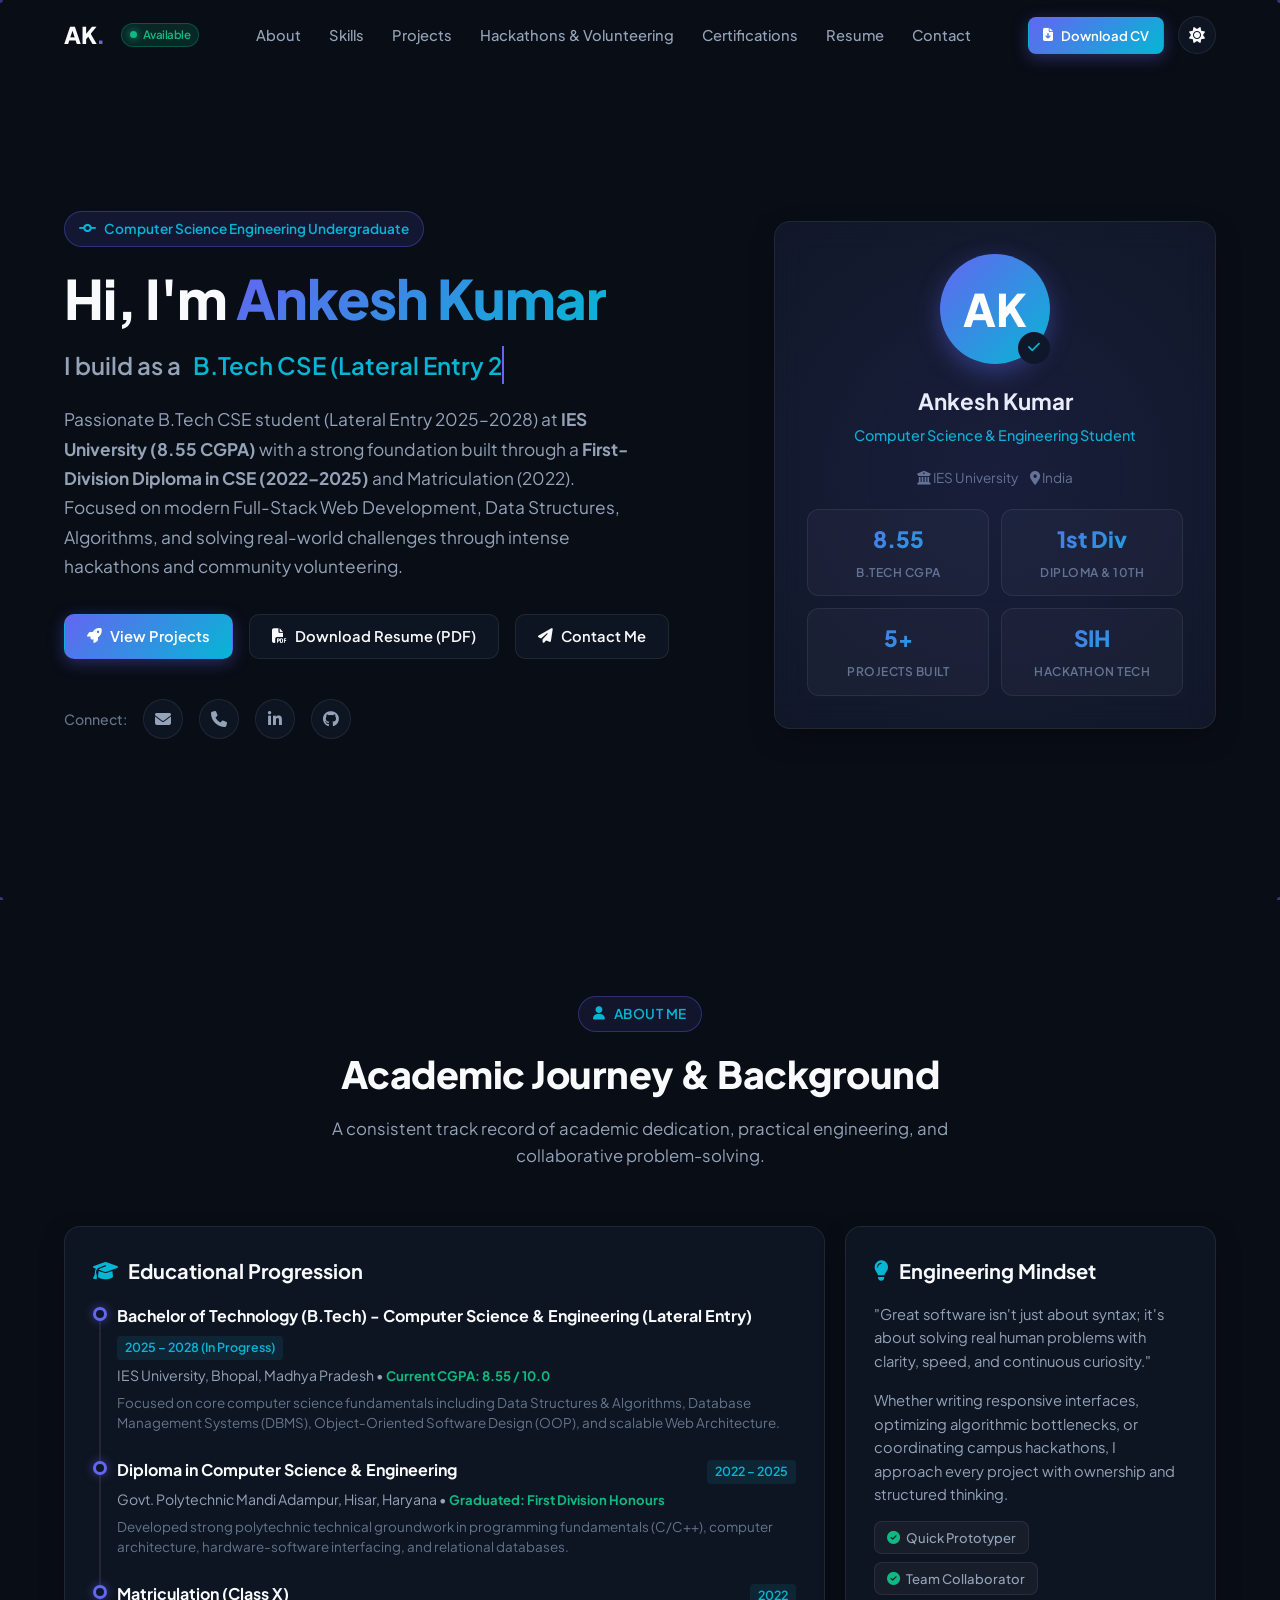
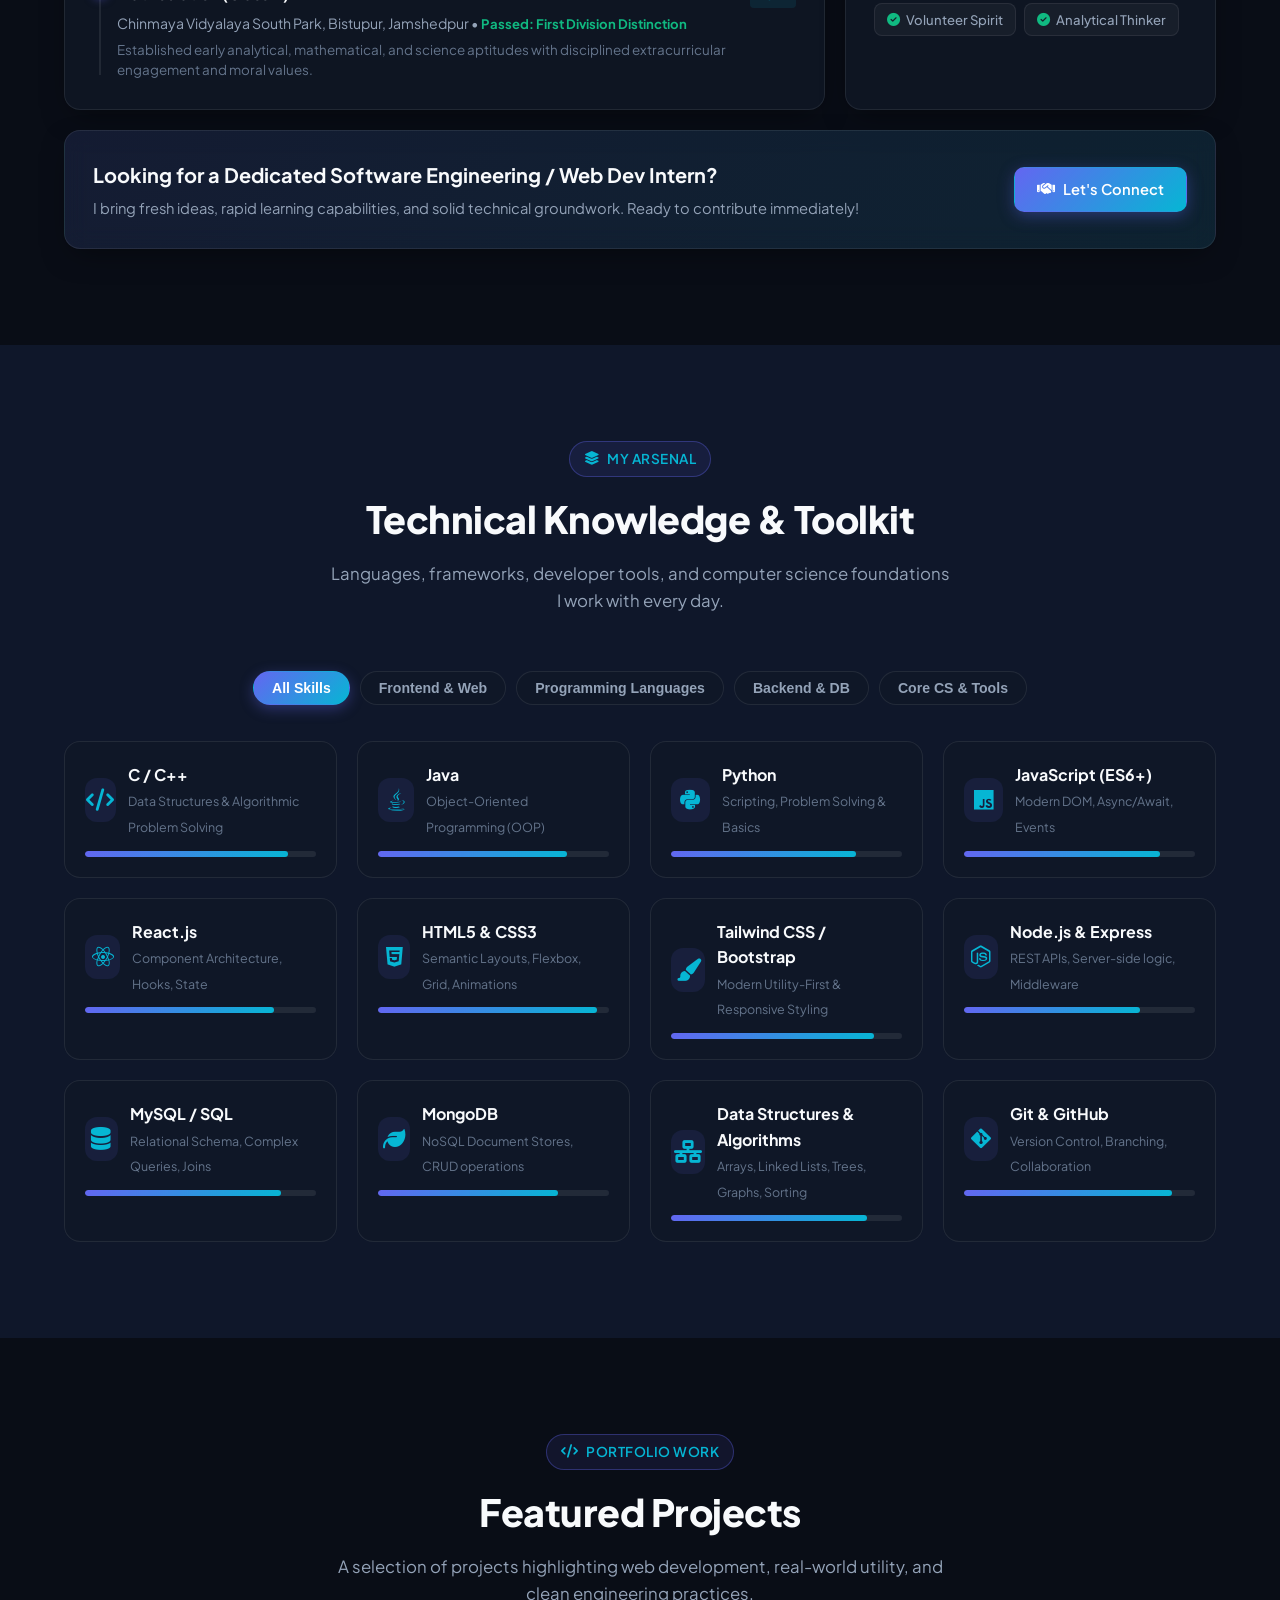
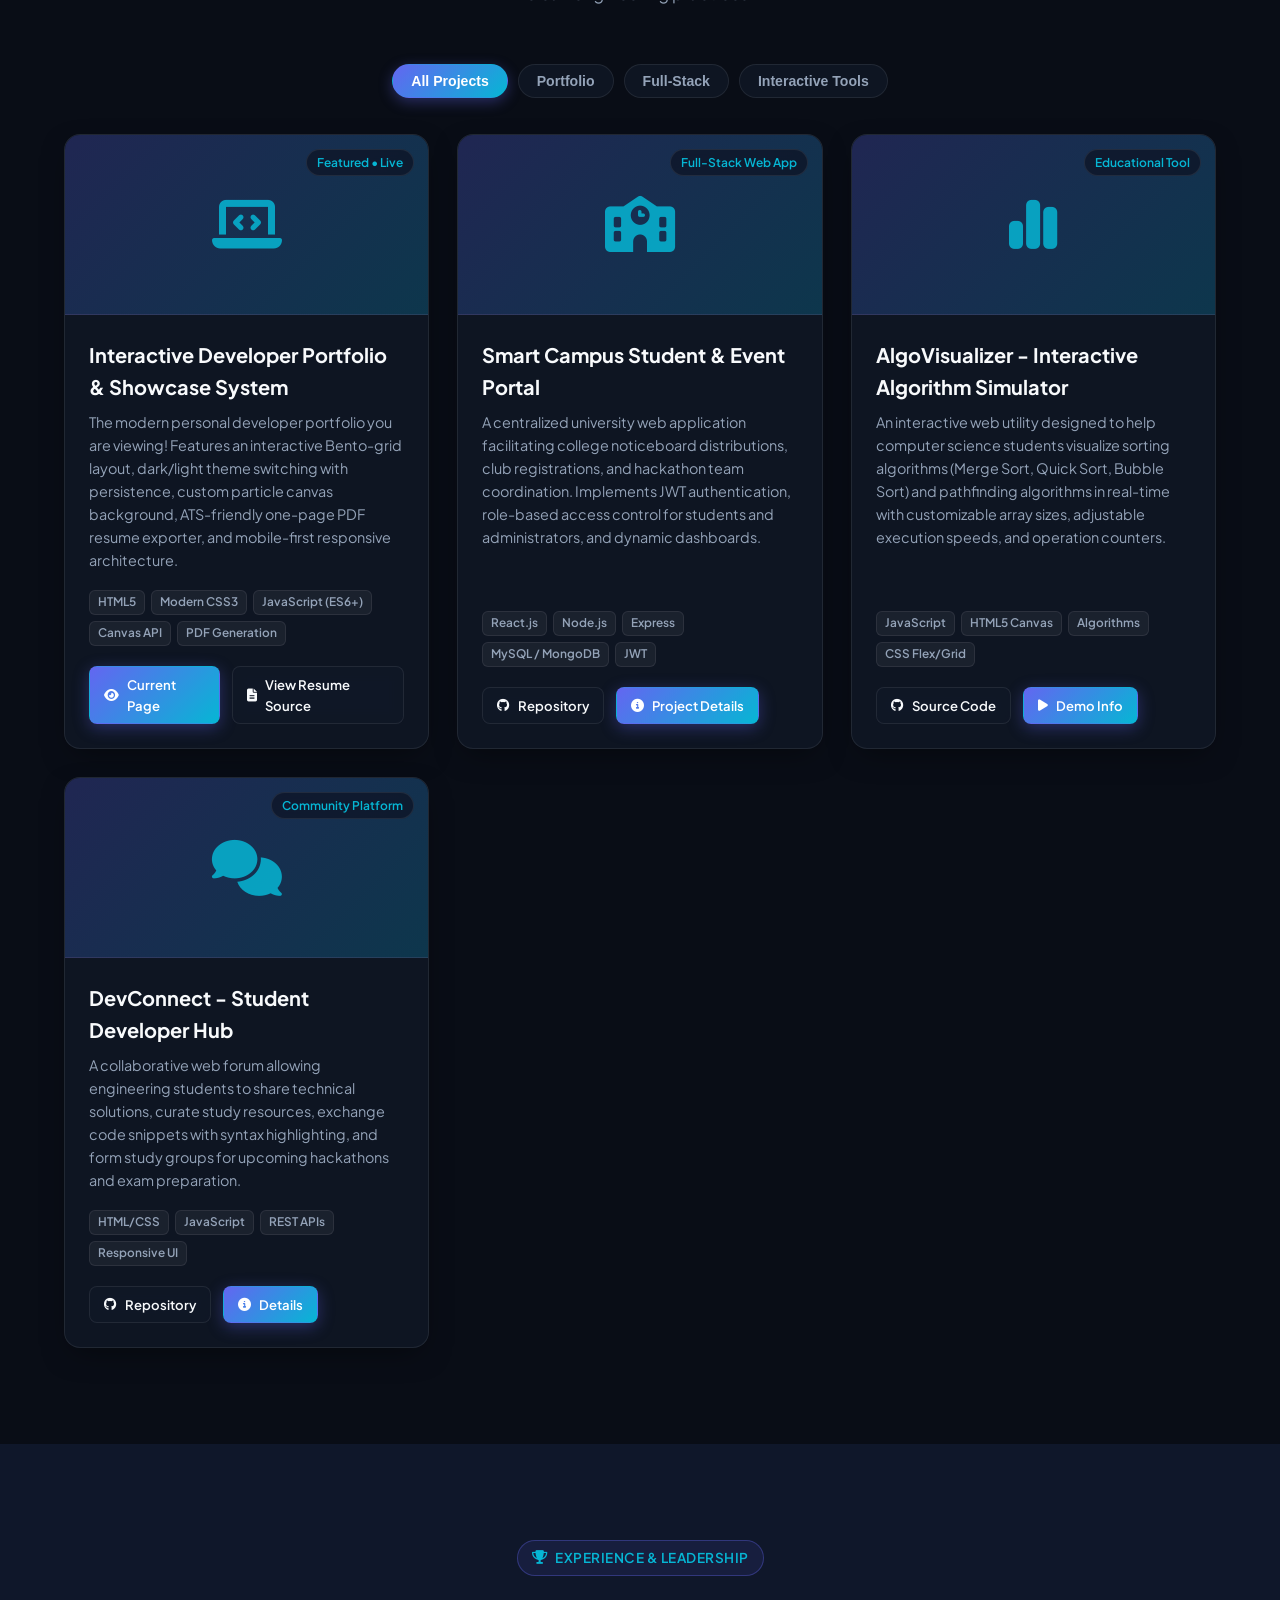
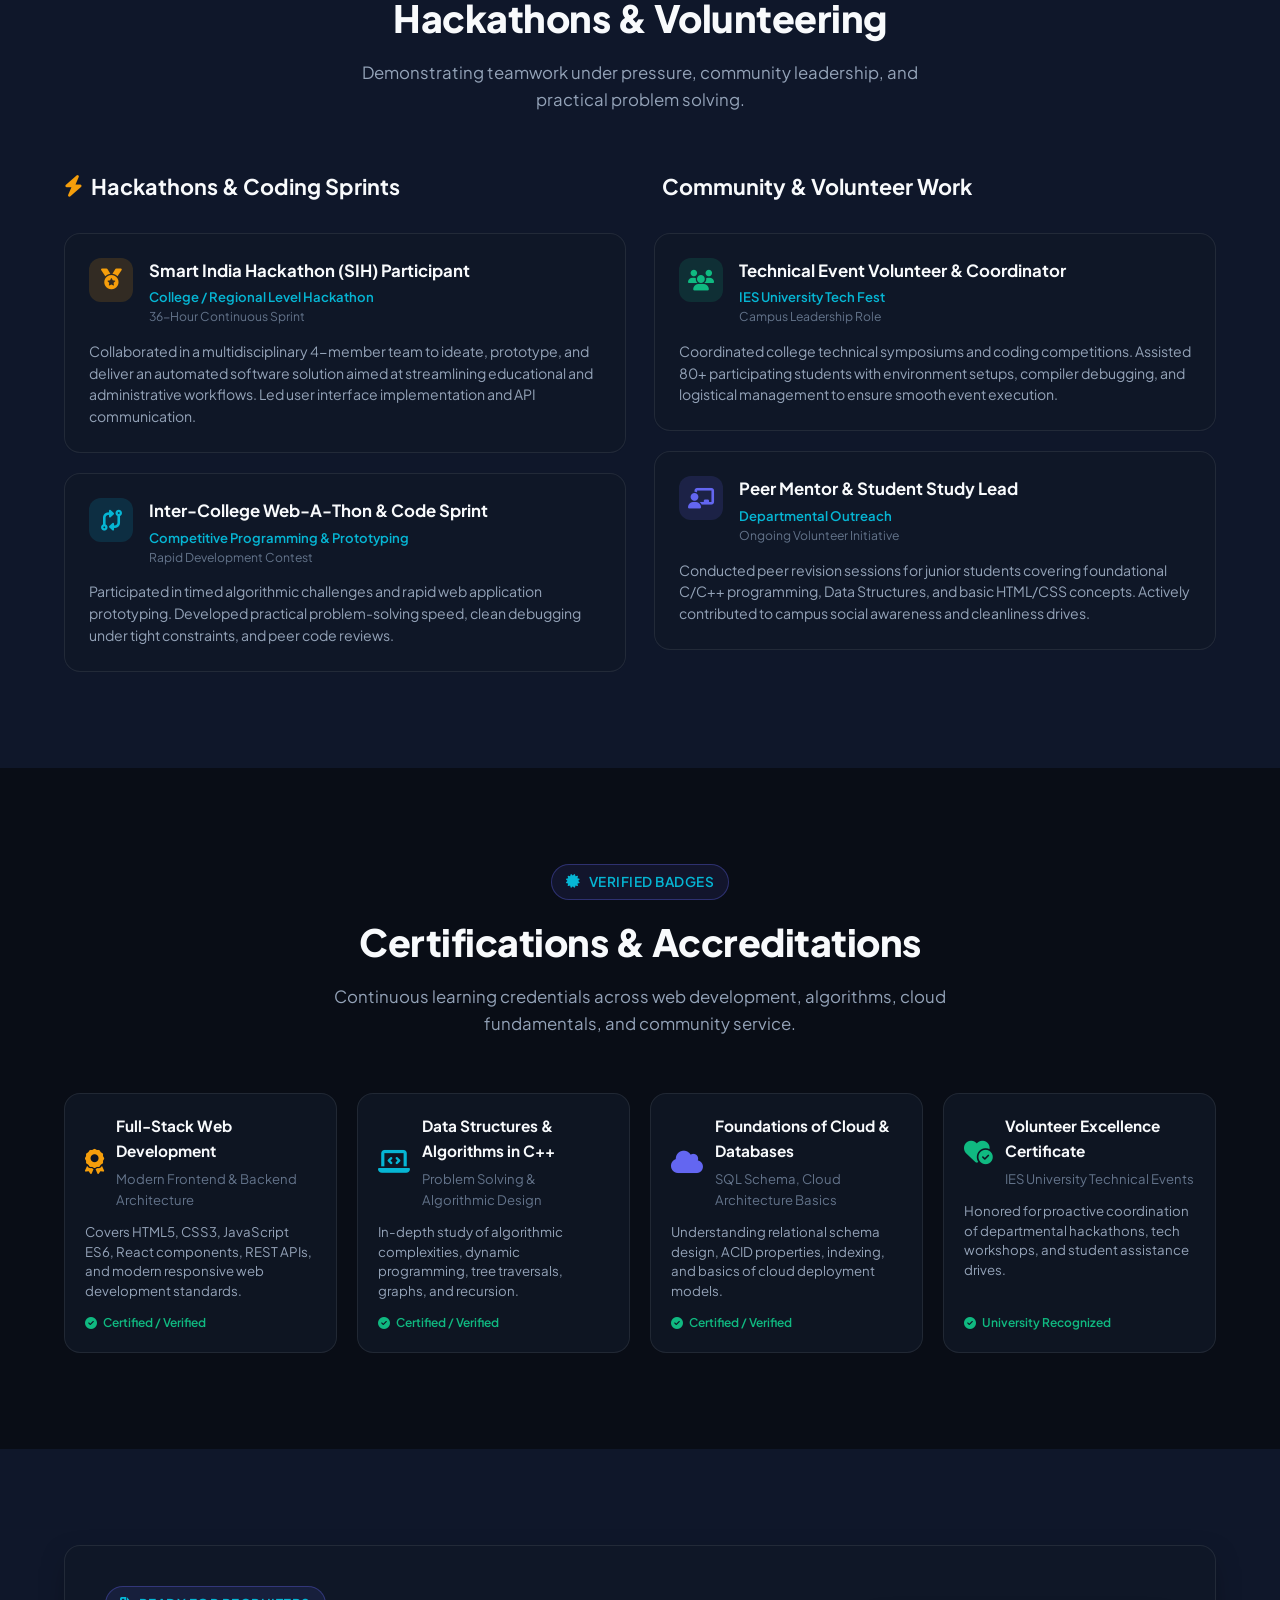
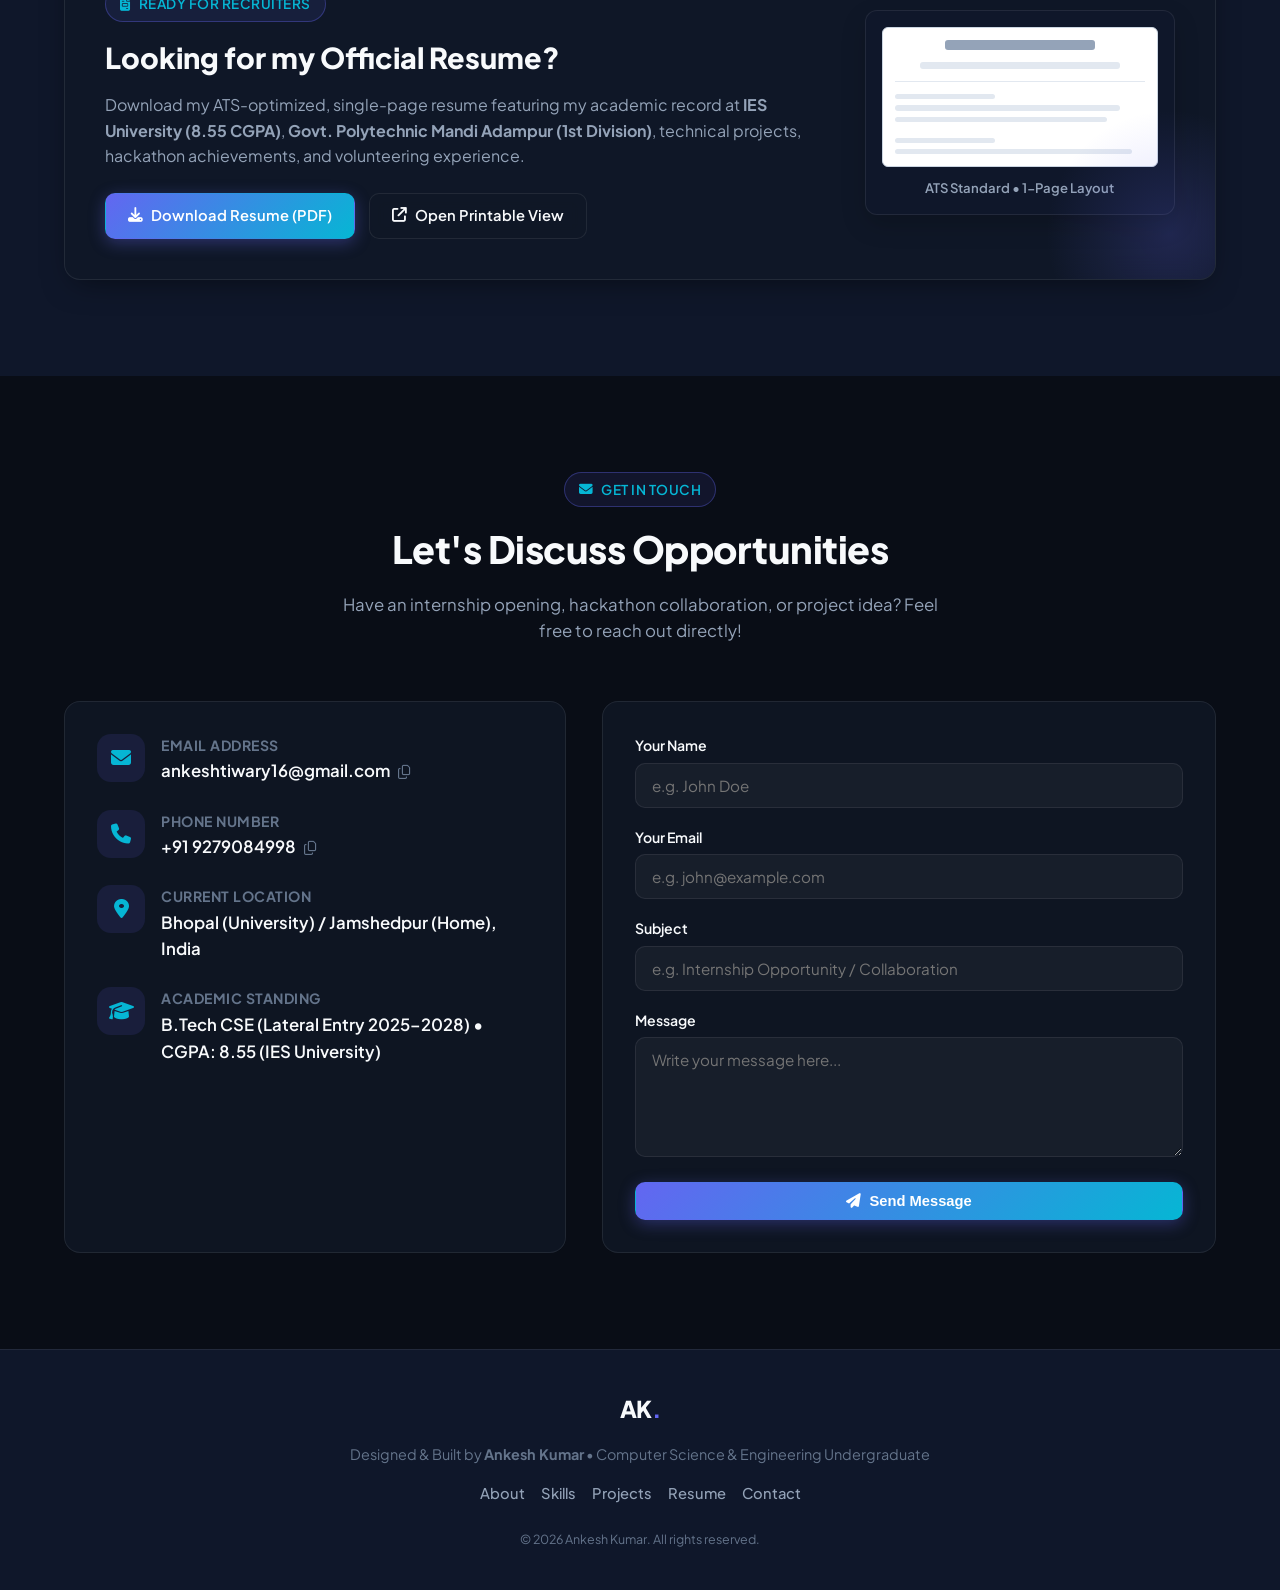
<file: index.html>
<!DOCTYPE html>
<html lang="en" data-theme="dark">
<head>
  <meta charset="UTF-8">
  <meta name="viewport" content="width=device-width, initial-scale=1.0">
  <title>Ankesh Kumar | Computer Science Engineer & Full-Stack Developer</title>
  <meta name="description" content="Portfolio of Ankesh Kumar - 3rd Year B.Tech CSE student at IES University (8.55 CGPA), Full-Stack Developer, Hackathon Participant, and Volunteer.">
  <meta name="keywords" content="Ankesh Kumar, Computer Science, IES University, Full Stack Developer, Web Development, Portfolio, Resume, Bhopal, Jamshedpur">
  <meta name="author" content="Ankesh Kumar">

  <!-- Open Graph -->
  <meta property="og:title" content="Ankesh Kumar | Portfolio & Resume">
  <meta property="og:description" content="B.Tech CSE student (8.55 CGPA) from IES University. Full-Stack Developer, Hackathons & Volunteering.">
  <meta property="og:type" content="website">

  <!-- Google Fonts -->
  <link rel="preconnect" href="https://fonts.googleapis.com">
  <link rel="preconnect" href="https://fonts.gstatic.com" crossorigin>
  <link href="https://fonts.googleapis.com/css2?family=Plus+Jakarta+Sans:wght@300;400;500;600;700;800&family=Fira+Code:wght@400;500;600&display=swap" rel="stylesheet">

  <!-- FontAwesome 6 Icons -->
  <link rel="stylesheet" href="https://cdnjs.cloudflare.com/ajax/libs/font-awesome/6.5.1/css/all.min.css">

  <!-- Main Stylesheet -->
  <link rel="stylesheet" href="css/style.css">
</head>
<body>

  <!-- Particle Background Canvas -->
  <canvas id="bg-canvas"></canvas>

  <!-- ==========================================================================
       Navigation Bar
       ========================================================================== -->
  <header class="navbar">
    <div class="container nav-container">
      <a href="#hero" class="brand-logo">
        <span>AK<span class="logo-dot">.</span></span>
        <span class="brand-badge">
          <span class="status-dot"></span> Available
        </span>
      </a>

      <!-- Desktop Nav -->
      <nav>
        <ul class="nav-menu">
          <li><a href="#about" class="nav-link">About</a></li>
          <li><a href="#skills" class="nav-link">Skills</a></li>
          <li><a href="#projects" class="nav-link">Projects</a></li>
          <li><a href="#hackathons" class="nav-link">Hackathons & Volunteering</a></li>
          <li><a href="#certifications" class="nav-link">Certifications</a></li>
          <li><a href="#resume" class="nav-link">Resume</a></li>
          <li><a href="#contact" class="nav-link">Contact</a></li>
        </ul>
      </nav>

      <!-- Nav Actions -->
      <div class="nav-actions">
        <a href="Ankesh_Kumar_Resume.pdf" download="Ankesh_Kumar_Resume.pdf" class="btn btn-primary btn-sm">
          <i class="fa-solid fa-file-arrow-down"></i> <span>Download CV</span>
        </a>
        <button id="theme-toggle" class="theme-toggle" aria-label="Toggle Theme">
          <i class="fa-solid fa-sun"></i>
        </button>
        <button class="mobile-toggle" aria-label="Open Mobile Menu">
          <i class="fa-solid fa-bars"></i>
        </button>
      </div>
    </div>
  </header>

  <main>
    <!-- ==========================================================================
         Hero Section
         ========================================================================== -->
    <section id="hero" class="hero">
      <div class="container">
        <div class="hero-grid">
          <!-- Left Column: Introduction -->
          <div class="hero-content">
            <div class="hero-badge">
              <i class="fa-solid fa-code-commit"></i> Computer Science Engineering Undergraduate
            </div>

            <h1 class="hero-title">
              Hi, I'm <span class="gradient-text">Ankesh Kumar</span>
            </h1>

            <div class="hero-role-wrapper">
              <span>I build as a&nbsp;</span>
              <span class="typed-text"></span>
            </div>

            <p class="hero-desc">
              Passionate B.Tech CSE student (Lateral Entry 2025–2028) at <strong>IES University (8.55 CGPA)</strong> with a strong foundation built through a <strong>First-Division Diploma in CSE (2022–2025)</strong> and Matriculation (2022). Focused on modern Full-Stack Web Development, Data Structures, Algorithms, and solving real-world challenges through intense hackathons and community volunteering.
            </p>

            <div class="hero-actions">
              <a href="#projects" class="btn btn-primary">
                <i class="fa-solid fa-rocket"></i> View Projects
              </a>
              <a href="Ankesh_Kumar_Resume.pdf" download="Ankesh_Kumar_Resume.pdf" class="btn btn-secondary">
                <i class="fa-solid fa-file-pdf"></i> Download Resume (PDF)
              </a>
              <a href="#contact" class="btn btn-secondary">
                <i class="fa-solid fa-paper-plane"></i> Contact Me
              </a>
            </div>

            <div class="hero-socials">
              <span class="social-label">Connect:</span>
              <a href="mailto:ankeshtiwary16@gmail.com" class="social-icon-btn" title="Email ankeshtiwary16@gmail.com">
                <i class="fa-solid fa-envelope"></i>
              </a>
              <a href="tel:9279084998" class="social-icon-btn" title="Call +91 9279084998">
                <i class="fa-solid fa-phone"></i>
              </a>
              <a href="https://linkedin.com" target="_blank" rel="noopener noreferrer" class="social-icon-btn" title="LinkedIn Profile">
                <i class="fa-brands fa-linkedin-in"></i>
              </a>
              <a href="https://github.com/Ankeshkumar15" target="_blank" rel="noopener noreferrer" class="social-icon-btn" title="GitHub Profile">
                <i class="fa-brands fa-github"></i>
              </a>
            </div>
          </div>

          <!-- Right Column: Profile Card & Quick Stats Bento -->
          <div class="hero-visual">
            <div class="profile-card">
              <div class="profile-avatar-wrapper">
                <div class="profile-avatar">
                  <span>AK</span>
                </div>
                <div class="avatar-badge" title="Verified Developer">
                  <i class="fa-solid fa-check"></i>
                </div>
              </div>

              <div class="profile-details">
                <h3>Ankesh Kumar</h3>
                <p>Computer Science & Engineering Student</p>
                <div style="font-size: 0.85rem; color: var(--text-muted); display:flex; justify-content:center; gap:12px;">
                  <span><i class="fa-solid fa-building-columns"></i> IES University</span>
                  <span><i class="fa-solid fa-location-dot"></i> India</span>
                </div>
              </div>

              <!-- Quick Stats Bento -->
              <div class="quick-stats-grid">
                <div class="stat-box">
                  <span class="stat-number gradient-text">8.55</span>
                  <span class="stat-label">B.Tech CGPA</span>
                </div>
                <div class="stat-box">
                  <span class="stat-number gradient-text">1st Div</span>
                  <span class="stat-label">Diploma & 10th</span>
                </div>
                <div class="stat-box">
                  <span class="stat-number gradient-text">5+</span>
                  <span class="stat-label">Projects Built</span>
                </div>
                <div class="stat-box">
                  <span class="stat-number gradient-text">SIH</span>
                  <span class="stat-label">Hackathon Tech</span>
                </div>
              </div>
            </div>
          </div>
        </div>
      </div>
    </section>

    <!-- ==========================================================================
         About Me & Education Bento Section
         ========================================================================== -->
    <section id="about" class="section">
      <div class="container">
        <div class="section-header">
          <span class="section-badge"><i class="fa-solid fa-user"></i> About Me</span>
          <h2 class="section-title">Academic Journey & Background</h2>
          <p class="section-subtitle">
            A consistent track record of academic dedication, practical engineering, and collaborative problem-solving.
          </p>
        </div>

        <div class="bento-grid">
          <!-- Academic Journey Timeline Card (8 Columns) -->
          <div class="bento-card bento-col-8">
            <h3 class="card-title">
              <i class="fa-solid fa-graduation-cap"></i> Educational Progression
            </h3>

            <div class="timeline">
              <!-- B.Tech -->
              <div class="timeline-item">
                <span class="timeline-dot"></span>
                <div class="timeline-header">
                  <h4 class="timeline-title">Bachelor of Technology (B.Tech) - Computer Science & Engineering (Lateral Entry)</h4>
                  <span class="timeline-period">2025 – 2028 (In Progress)</span>
                </div>
                <div class="timeline-sub">
                  IES University, Bhopal, Madhya Pradesh • <span class="timeline-grade">Current CGPA: 8.55 / 10.0</span>
                </div>
                <p class="timeline-desc">
                  Focused on core computer science fundamentals including Data Structures & Algorithms, Database Management Systems (DBMS), Object-Oriented Software Design (OOP), and scalable Web Architecture.
                </p>
              </div>

              <!-- Diploma -->
              <div class="timeline-item">
                <span class="timeline-dot"></span>
                <div class="timeline-header">
                  <h4 class="timeline-title">Diploma in Computer Science & Engineering</h4>
                  <span class="timeline-period">2022 – 2025</span>
                </div>
                <div class="timeline-sub">
                  Govt. Polytechnic Mandi Adampur, Hisar, Haryana • <span class="timeline-grade">Graduated: First Division Honours</span>
                </div>
                <p class="timeline-desc">
                  Developed strong polytechnic technical groundwork in programming fundamentals (C/C++), computer architecture, hardware-software interfacing, and relational databases.
                </p>
              </div>

              <!-- Schooling -->
              <div class="timeline-item">
                <span class="timeline-dot"></span>
                <div class="timeline-header">
                  <h4 class="timeline-title">Matriculation (Class X)</h4>
                  <span class="timeline-period">2022</span>
                </div>
                <div class="timeline-sub">
                  Chinmaya Vidyalaya South Park, Bistupur, Jamshedpur • <span class="timeline-grade">Passed: First Division Distinction</span>
                </div>
                <p class="timeline-desc">
                  Established early analytical, mathematical, and science aptitudes with disciplined extracurricular engagement and moral values.
                </p>
              </div>
            </div>
          </div>

          <!-- Mindset & Core Philosophy Card (4 Columns) -->
          <div class="bento-card bento-col-4">
            <h3 class="card-title">
              <i class="fa-solid fa-lightbulb"></i> Engineering Mindset
            </h3>
            <p style="color:var(--text-secondary); font-size: 0.92rem; line-height: 1.6; margin-bottom: 16px;">
              "Great software isn't just about syntax; it's about solving real human problems with clarity, speed, and continuous curiosity."
            </p>
            <p style="color:var(--text-secondary); font-size: 0.92rem; line-height: 1.6;">
              Whether writing responsive interfaces, optimizing algorithmic bottlenecks, or coordinating campus hackathons, I approach every project with ownership and structured thinking.
            </p>

            <div class="feature-pills">
              <span class="pill"><i class="fa-solid fa-check-circle" style="color:var(--accent-success)"></i> Quick Prototyper</span>
              <span class="pill"><i class="fa-solid fa-check-circle" style="color:var(--accent-success)"></i> Team Collaborator</span>
              <span class="pill"><i class="fa-solid fa-check-circle" style="color:var(--accent-success)"></i> Volunteer Spirit</span>
              <span class="pill"><i class="fa-solid fa-check-circle" style="color:var(--accent-success)"></i> Analytical Thinker</span>
            </div>
          </div>

          <!-- Effective Personal Pitch Card (12 Columns) -->
          <div class="bento-card bento-col-12" style="background: linear-gradient(135deg, rgba(99, 102, 241, 0.08) 0%, rgba(6, 182, 212, 0.08) 100%), var(--bg-card);">
            <div style="display:flex; align-items:center; justify-content:space-between; flex-wrap:wrap; gap:16px;">
              <div>
                <h3 style="font-size:1.25rem; font-weight:700; margin-bottom:6px;">
                  Looking for a Dedicated Software Engineering / Web Dev Intern?
                </h3>
                <p style="color:var(--text-secondary); font-size:0.92rem;">
                  I bring fresh ideas, rapid learning capabilities, and solid technical groundwork. Ready to contribute immediately!
                </p>
              </div>
              <a href="#contact" class="btn btn-primary">
                <i class="fa-solid fa-handshake"></i> Let's Connect
              </a>
            </div>
          </div>
        </div>
      </div>
    </section>

    <!-- ==========================================================================
         Technical Skills Section
         ========================================================================== -->
    <section id="skills" class="section" style="background: var(--bg-secondary);">
      <div class="container">
        <div class="section-header">
          <span class="section-badge"><i class="fa-solid fa-layer-group"></i> My Arsenal</span>
          <h2 class="section-title">Technical Knowledge & Toolkit</h2>
          <p class="section-subtitle">
            Languages, frameworks, developer tools, and computer science foundations I work with every day.
          </p>
        </div>

        <!-- Filter Tabs -->
        <div class="skills-tabs">
          <button class="tab-btn active" data-filter="all">All Skills</button>
          <button class="tab-btn" data-filter="frontend">Frontend & Web</button>
          <button class="tab-btn" data-filter="languages">Programming Languages</button>
          <button class="tab-btn" data-filter="backend">Backend & DB</button>
          <button class="tab-btn" data-filter="core">Core CS & Tools</button>
        </div>

        <!-- Skills Grid -->
        <div class="skills-grid">
          <!-- C++ -->
          <div class="skill-card" data-category="languages">
            <div class="skill-top">
              <div class="skill-icon"><i class="fa-solid fa-code"></i></div>
              <div class="skill-info">
                <h4>C / C++</h4>
                <span>Data Structures & Algorithmic Problem Solving</span>
              </div>
            </div>
            <div class="skill-bar-bg"><div class="skill-bar-fill" style="width: 88%;"></div></div>
          </div>

          <!-- Java -->
          <div class="skill-card" data-category="languages">
            <div class="skill-top">
              <div class="skill-icon"><i class="fa-brands fa-java"></i></div>
              <div class="skill-info">
                <h4>Java</h4>
                <span>Object-Oriented Programming (OOP)</span>
              </div>
            </div>
            <div class="skill-bar-bg"><div class="skill-bar-fill" style="width: 82%;"></div></div>
          </div>

          <!-- Python -->
          <div class="skill-card" data-category="languages">
            <div class="skill-top">
              <div class="skill-icon"><i class="fa-brands fa-python"></i></div>
              <div class="skill-info">
                <h4>Python</h4>
                <span>Scripting, Problem Solving & Basics</span>
              </div>
            </div>
            <div class="skill-bar-bg"><div class="skill-bar-fill" style="width: 80%;"></div></div>
          </div>

          <!-- JavaScript -->
          <div class="skill-card" data-category="frontend">
            <div class="skill-top">
              <div class="skill-icon"><i class="fa-brands fa-js"></i></div>
              <div class="skill-info">
                <h4>JavaScript (ES6+)</h4>
                <span>Modern DOM, Async/Await, Events</span>
              </div>
            </div>
            <div class="skill-bar-bg"><div class="skill-bar-fill" style="width: 85%;"></div></div>
          </div>

          <!-- React.js -->
          <div class="skill-card" data-category="frontend">
            <div class="skill-top">
              <div class="skill-icon"><i class="fa-brands fa-react"></i></div>
              <div class="skill-info">
                <h4>React.js</h4>
                <span>Component Architecture, Hooks, State</span>
              </div>
            </div>
            <div class="skill-bar-bg"><div class="skill-bar-fill" style="width: 82%;"></div></div>
          </div>

          <!-- HTML5 & CSS3 -->
          <div class="skill-card" data-category="frontend">
            <div class="skill-top">
              <div class="skill-icon"><i class="fa-brands fa-html5"></i></div>
              <div class="skill-info">
                <h4>HTML5 & CSS3</h4>
                <span>Semantic Layouts, Flexbox, Grid, Animations</span>
              </div>
            </div>
            <div class="skill-bar-bg"><div class="skill-bar-fill" style="width: 95%;"></div></div>
          </div>

          <!-- Tailwind CSS & Bootstrap -->
          <div class="skill-card" data-category="frontend">
            <div class="skill-top">
              <div class="skill-icon"><i class="fa-solid fa-paintbrush"></i></div>
              <div class="skill-info">
                <h4>Tailwind CSS / Bootstrap</h4>
                <span>Modern Utility-First & Responsive Styling</span>
              </div>
            </div>
            <div class="skill-bar-bg"><div class="skill-bar-fill" style="width: 88%;"></div></div>
          </div>

          <!-- Node.js & Express Basics -->
          <div class="skill-card" data-category="backend">
            <div class="skill-top">
              <div class="skill-icon"><i class="fa-brands fa-node-js"></i></div>
              <div class="skill-info">
                <h4>Node.js & Express</h4>
                <span>REST APIs, Server-side logic, Middleware</span>
              </div>
            </div>
            <div class="skill-bar-bg"><div class="skill-bar-fill" style="width: 76%;"></div></div>
          </div>

          <!-- SQL & MySQL -->
          <div class="skill-card" data-category="backend">
            <div class="skill-top">
              <div class="skill-icon"><i class="fa-solid fa-database"></i></div>
              <div class="skill-info">
                <h4>MySQL / SQL</h4>
                <span>Relational Schema, Complex Queries, Joins</span>
              </div>
            </div>
            <div class="skill-bar-bg"><div class="skill-bar-fill" style="width: 85%;"></div></div>
          </div>

          <!-- MongoDB -->
          <div class="skill-card" data-category="backend">
            <div class="skill-top">
              <div class="skill-icon"><i class="fa-solid fa-leaf"></i></div>
              <div class="skill-info">
                <h4>MongoDB</h4>
                <span>NoSQL Document Stores, CRUD operations</span>
              </div>
            </div>
            <div class="skill-bar-bg"><div class="skill-bar-fill" style="width: 78%;"></div></div>
          </div>

          <!-- Core CS: Data Structures -->
          <div class="skill-card" data-category="core">
            <div class="skill-top">
              <div class="skill-icon"><i class="fa-solid fa-network-wired"></i></div>
              <div class="skill-info">
                <h4>Data Structures & Algorithms</h4>
                <span>Arrays, Linked Lists, Trees, Graphs, Sorting</span>
              </div>
            </div>
            <div class="skill-bar-bg"><div class="skill-bar-fill" style="width: 85%;"></div></div>
          </div>

          <!-- Git & GitHub -->
          <div class="skill-card" data-category="core">
            <div class="skill-top">
              <div class="skill-icon"><i class="fa-brands fa-git-alt"></i></div>
              <div class="skill-info">
                <h4>Git & GitHub</h4>
                <span>Version Control, Branching, Collaboration</span>
              </div>
            </div>
            <div class="skill-bar-bg"><div class="skill-bar-fill" style="width: 90%;"></div></div>
          </div>
        </div>
      </div>
    </section>

    <!-- ==========================================================================
         Featured Projects Showcase
         ========================================================================== -->
    <section id="projects" class="section">
      <div class="container">
        <div class="section-header">
          <span class="section-badge"><i class="fa-solid fa-code"></i> Portfolio Work</span>
          <h2 class="section-title">Featured Projects</h2>
          <p class="section-subtitle">
            A selection of projects highlighting web development, real-world utility, and clean engineering practices.
          </p>
        </div>

        <!-- Filter Controls -->
        <div class="projects-filter">
          <button class="filter-btn active" data-filter="all">All Projects</button>
          <button class="filter-btn" data-filter="portfolio">Portfolio</button>
          <button class="filter-btn" data-filter="fullstack">Full-Stack</button>
          <button class="filter-btn" data-filter="tools">Interactive Tools</button>
        </div>

        <div class="projects-grid">
          <!-- Project 1: The Modern Portfolio (Specifically requested by user!) -->
          <div class="project-card" data-category="portfolio">
            <div class="project-banner">
              <i class="fa-solid fa-laptop-code banner-icon"></i>
              <span class="project-tag-badge">Featured • Live</span>
            </div>
            <div class="project-body">
              <h3 class="project-title">Interactive Developer Portfolio & Showcase System</h3>
              <p class="project-desc">
                The modern personal developer portfolio you are viewing! Features an interactive Bento-grid layout, dark/light theme switching with persistence, custom particle canvas background, ATS-friendly one-page PDF resume exporter, and mobile-first responsive architecture.
              </p>
              <div class="project-tech-stack">
                <span class="tech-tag">HTML5</span>
                <span class="tech-tag">Modern CSS3</span>
                <span class="tech-tag">JavaScript (ES6+)</span>
                <span class="tech-tag">Canvas API</span>
                <span class="tech-tag">PDF Generation</span>
              </div>
              <div class="project-footer">
                <a href="#hero" class="btn btn-primary btn-sm"><i class="fa-solid fa-eye"></i> Current Page</a>
                <a href="resume.html" target="_blank" class="btn btn-secondary btn-sm"><i class="fa-solid fa-file-lines"></i> View Resume Source</a>
              </div>
            </div>
          </div>

          <!-- Project 2: Smart Campus Student & Event Portal -->
          <div class="project-card" data-category="fullstack">
            <div class="project-banner">
              <i class="fa-solid fa-school banner-icon"></i>
              <span class="project-tag-badge">Full-Stack Web App</span>
            </div>
            <div class="project-body">
              <h3 class="project-title">Smart Campus Student & Event Portal</h3>
              <p class="project-desc">
                A centralized university web application facilitating college noticeboard distributions, club registrations, and hackathon team coordination. Implements JWT authentication, role-based access control for students and administrators, and dynamic dashboards.
              </p>
              <div class="project-tech-stack">
                <span class="tech-tag">React.js</span>
                <span class="tech-tag">Node.js</span>
                <span class="tech-tag">Express</span>
                <span class="tech-tag">MySQL / MongoDB</span>
                <span class="tech-tag">JWT</span>
              </div>
              <div class="project-footer">
                <a href="https://github.com/Ankeshkumar15" target="_blank" rel="noopener noreferrer" class="btn btn-secondary btn-sm"><i class="fa-brands fa-github"></i> Repository</a>
                <a href="#contact" class="btn btn-primary btn-sm"><i class="fa-solid fa-circle-info"></i> Project Details</a>
              </div>
            </div>
          </div>

          <!-- Project 3: AlgoVisualizer -->
          <div class="project-card" data-category="tools">
            <div class="project-banner">
              <i class="fa-solid fa-chart-simple banner-icon"></i>
              <span class="project-tag-badge">Educational Tool</span>
            </div>
            <div class="project-body">
              <h3 class="project-title">AlgoVisualizer - Interactive Algorithm Simulator</h3>
              <p class="project-desc">
                An interactive web utility designed to help computer science students visualize sorting algorithms (Merge Sort, Quick Sort, Bubble Sort) and pathfinding algorithms in real-time with customizable array sizes, adjustable execution speeds, and operation counters.
              </p>
              <div class="project-tech-stack">
                <span class="tech-tag">JavaScript</span>
                <span class="tech-tag">HTML5 Canvas</span>
                <span class="tech-tag">Algorithms</span>
                <span class="tech-tag">CSS Flex/Grid</span>
              </div>
              <div class="project-footer">
                <a href="https://github.com/Ankeshkumar15" target="_blank" rel="noopener noreferrer" class="btn btn-secondary btn-sm"><i class="fa-brands fa-github"></i> Source Code</a>
                <a href="#contact" class="btn btn-primary btn-sm"><i class="fa-solid fa-play"></i> Demo Info</a>
              </div>
            </div>
          </div>

          <!-- Project 4: DevConnect Tech Forum -->
          <div class="project-card" data-category="fullstack">
            <div class="project-banner">
              <i class="fa-solid fa-comments banner-icon"></i>
              <span class="project-tag-badge">Community Platform</span>
            </div>
            <div class="project-body">
              <h3 class="project-title">DevConnect - Student Developer Hub</h3>
              <p class="project-desc">
                A collaborative web forum allowing engineering students to share technical solutions, curate study resources, exchange code snippets with syntax highlighting, and form study groups for upcoming hackathons and exam preparation.
              </p>
              <div class="project-tech-stack">
                <span class="tech-tag">HTML/CSS</span>
                <span class="tech-tag">JavaScript</span>
                <span class="tech-tag">REST APIs</span>
                <span class="tech-tag">Responsive UI</span>
              </div>
              <div class="project-footer">
                <a href="https://github.com/Ankeshkumar15" target="_blank" rel="noopener noreferrer" class="btn btn-secondary btn-sm"><i class="fa-brands fa-github"></i> Repository</a>
                <a href="#contact" class="btn btn-primary btn-sm"><i class="fa-solid fa-circle-info"></i> Details</a>
              </div>
            </div>
          </div>
        </div>
      </div>
    </section>

    <!-- ==========================================================================
         Hackathons & Volunteering Section
         ========================================================================== -->
    <section id="hackathons" class="section" style="background: var(--bg-secondary);">
      <div class="container">
        <div class="section-header">
          <span class="section-badge"><i class="fa-solid fa-trophy"></i> Experience & Leadership</span>
          <h2 class="section-title">Hackathons & Volunteering</h2>
          <p class="section-subtitle">
            Demonstrating teamwork under pressure, community leadership, and practical problem solving.
          </p>
        </div>

        <div class="experience-grid">
          <!-- Hackathons Column -->
          <div class="exp-column">
            <h3 style="font-size: 1.35rem; font-weight: 700; margin-bottom: 8px; display:flex; align-items:center; gap:8px;">
              <i class="fa-solid fa-bolt" style="color:var(--accent-warning);"></i> Hackathons & Coding Sprints
            </h3>

            <div class="exp-card">
              <div class="exp-header">
                <div class="exp-icon" style="background: rgba(245, 158, 11, 0.15); color: var(--accent-warning);">
                  <i class="fa-solid fa-medal"></i>
                </div>
                <div class="exp-meta">
                  <h4>Smart India Hackathon (SIH) Participant</h4>
                  <div class="exp-sub">College / Regional Level Hackathon</div>
                  <div class="exp-period">36-Hour Continuous Sprint</div>
                </div>
              </div>
              <p class="exp-body">
                Collaborated in a multidisciplinary 4-member team to ideate, prototype, and deliver an automated software solution aimed at streamlining educational and administrative workflows. Led user interface implementation and API communication.
              </p>
            </div>

            <div class="exp-card">
              <div class="exp-header">
                <div class="exp-icon" style="background: rgba(6, 182, 212, 0.15); color: var(--accent-secondary);">
                  <i class="fa-solid fa-code-compare"></i>
                </div>
                <div class="exp-meta">
                  <h4>Inter-College Web-A-Thon & Code Sprint</h4>
                  <div class="exp-sub">Competitive Programming & Prototyping</div>
                  <div class="exp-period">Rapid Development Contest</div>
                </div>
              </div>
              <p class="exp-body">
                Participated in timed algorithmic challenges and rapid web application prototyping. Developed practical problem-solving speed, clean debugging under tight constraints, and peer code reviews.
              </p>
            </div>
          </div>

          <!-- Volunteering Column -->
          <div class="exp-column">
            <h3 style="font-size: 1.35rem; font-weight: 700; margin-bottom: 8px; display:flex; align-items:center; gap:8px;">
              <i class="fa-solid fa-hands-holding-heart" style="color:var(--accent-success);"></i> Community & Volunteer Work
            </h3>

            <div class="exp-card">
              <div class="exp-header">
                <div class="exp-icon" style="background: rgba(16, 185, 129, 0.15); color: var(--accent-success);">
                  <i class="fa-solid fa-users"></i>
                </div>
                <div class="exp-meta">
                  <h4>Technical Event Volunteer & Coordinator</h4>
                  <div class="exp-sub">IES University Tech Fest</div>
                  <div class="exp-period">Campus Leadership Role</div>
                </div>
              </div>
              <p class="exp-body">
                Coordinated college technical symposiums and coding competitions. Assisted 80+ participating students with environment setups, compiler debugging, and logistical management to ensure smooth event execution.
              </p>
            </div>

            <div class="exp-card">
              <div class="exp-header">
                <div class="exp-icon" style="background: rgba(99, 102, 241, 0.15); color: var(--accent-primary);">
                  <i class="fa-solid fa-chalkboard-user"></i>
                </div>
                <div class="exp-meta">
                  <h4>Peer Mentor & Student Study Lead</h4>
                  <div class="exp-sub">Departmental Outreach</div>
                  <div class="exp-period">Ongoing Volunteer Initiative</div>
                </div>
              </div>
              <p class="exp-body">
                Conducted peer revision sessions for junior students covering foundational C/C++ programming, Data Structures, and basic HTML/CSS concepts. Actively contributed to campus social awareness and cleanliness drives.
              </p>
            </div>
          </div>
        </div>
      </div>
    </section>

    <!-- ==========================================================================
         Certifications Section
         ========================================================================== -->
    <section id="certifications" class="section">
      <div class="container">
        <div class="section-header">
          <span class="section-badge"><i class="fa-solid fa-certificate"></i> Verified Badges</span>
          <h2 class="section-title">Certifications & Accreditations</h2>
          <p class="section-subtitle">
            Continuous learning credentials across web development, algorithms, cloud fundamentals, and community service.
          </p>
        </div>

        <div class="cert-grid">
          <!-- Cert 1 -->
          <div class="cert-card">
            <div>
              <div class="cert-top">
                <i class="fa-solid fa-award cert-icon"></i>
                <div>
                  <h4>Full-Stack Web Development</h4>
                  <p>Modern Frontend & Backend Architecture</p>
                </div>
              </div>
              <p style="font-size:0.83rem; color:var(--text-secondary); line-height:1.5;">
                Covers HTML5, CSS3, JavaScript ES6, React components, REST APIs, and modern responsive web development standards.
              </p>
            </div>
            <span class="cert-status"><i class="fa-solid fa-circle-check"></i> Certified / Verified</span>
          </div>

          <!-- Cert 2 -->
          <div class="cert-card">
            <div>
              <div class="cert-top">
                <i class="fa-solid fa-laptop-code cert-icon" style="color:var(--accent-secondary);"></i>
                <div>
                  <h4>Data Structures & Algorithms in C++</h4>
                  <p>Problem Solving & Algorithmic Design</p>
                </div>
              </div>
              <p style="font-size:0.83rem; color:var(--text-secondary); line-height:1.5;">
                In-depth study of algorithmic complexities, dynamic programming, tree traversals, graphs, and recursion.
              </p>
            </div>
            <span class="cert-status"><i class="fa-solid fa-circle-check"></i> Certified / Verified</span>
          </div>

          <!-- Cert 3 -->
          <div class="cert-card">
            <div>
              <div class="cert-top">
                <i class="fa-solid fa-cloud cert-icon" style="color:var(--accent-primary);"></i>
                <div>
                  <h4>Foundations of Cloud & Databases</h4>
                  <p>SQL Schema, Cloud Architecture Basics</p>
                </div>
              </div>
              <p style="font-size:0.83rem; color:var(--text-secondary); line-height:1.5;">
                Understanding relational schema design, ACID properties, indexing, and basics of cloud deployment models.
              </p>
            </div>
            <span class="cert-status"><i class="fa-solid fa-circle-check"></i> Certified / Verified</span>
          </div>

          <!-- Cert 4 -->
          <div class="cert-card">
            <div>
              <div class="cert-top">
                <i class="fa-solid fa-heart-circle-check cert-icon" style="color:var(--accent-success);"></i>
                <div>
                  <h4>Volunteer Excellence Certificate</h4>
                  <p>IES University Technical Events</p>
                </div>
              </div>
              <p style="font-size:0.83rem; color:var(--text-secondary); line-height:1.5;">
                Honored for proactive coordination of departmental hackathons, tech workshops, and student assistance drives.
              </p>
            </div>
            <span class="cert-status"><i class="fa-solid fa-circle-check"></i> University Recognized</span>
          </div>
        </div>
      </div>
    </section>

    <!-- ==========================================================================
         Resume Preview & Download Section
         ========================================================================== -->
    <section id="resume" class="section" style="background: var(--bg-secondary);">
      <div class="container">
        <div class="resume-banner">
          <div class="resume-banner-content">
            <span class="section-badge"><i class="fa-solid fa-file-invoice"></i> Ready for Recruiters</span>
            <h3>Looking for my Official Resume?</h3>
            <p>
              Download my ATS-optimized, single-page resume featuring my academic record at <strong>IES University (8.55 CGPA)</strong>, <strong>Govt. Polytechnic Mandi Adampur (1st Division)</strong>, technical projects, hackathon achievements, and volunteering experience.
            </p>
            <div class="resume-banner-actions">
              <a href="Ankesh_Kumar_Resume.pdf" download="Ankesh_Kumar_Resume.pdf" class="btn btn-primary">
                <i class="fa-solid fa-download"></i> Download Resume (PDF)
              </a>
              <a href="resume.html" target="_blank" class="btn btn-secondary">
                <i class="fa-solid fa-arrow-up-right-from-square"></i> Open Printable View
              </a>
            </div>
          </div>

          <div class="resume-preview-box">
            <div class="resume-preview-thumb">
              <div class="preview-skeleton-bar title"></div>
              <div class="preview-skeleton-bar" style="width: 80%; margin: 0 auto 6px;"></div>
              <div style="border-bottom: 1px solid #e2e8f0; margin-bottom: 6px;"></div>
              <div class="preview-skeleton-bar" style="width: 40%; height: 6px;"></div>
              <div class="preview-skeleton-bar" style="width: 90%; height: 6px;"></div>
              <div class="preview-skeleton-bar" style="width: 85%; height: 6px;"></div>
              <div style="margin-top: 4px;"></div>
              <div class="preview-skeleton-bar" style="width: 40%; height: 6px;"></div>
              <div class="preview-skeleton-bar" style="width: 95%; height: 6px;"></div>
            </div>
            <div style="margin-top: 10px; font-size: 0.82rem; font-weight: 600; color: var(--text-secondary);">
              ATS Standard • 1-Page Layout
            </div>
          </div>
        </div>
      </div>
    </section>

    <!-- ==========================================================================
         Contact Me Section
         ========================================================================== -->
    <section id="contact" class="section">
      <div class="container">
        <div class="section-header">
          <span class="section-badge"><i class="fa-solid fa-envelope"></i> Get In Touch</span>
          <h2 class="section-title">Let's Discuss Opportunities</h2>
          <p class="section-subtitle">
            Have an internship opening, hackathon collaboration, or project idea? Feel free to reach out directly!
          </p>
        </div>

        <div class="contact-grid">
          <!-- Left: Contact Details Cards -->
          <div class="contact-info-card">
            <!-- Email -->
            <div class="contact-item-box">
              <div class="contact-icon-circle">
                <i class="fa-solid fa-envelope"></i>
              </div>
              <div class="contact-meta">
                <h4>Email Address</h4>
                <div style="display:flex; align-items:center; flex-wrap:wrap;">
                  <a href="mailto:ankeshtiwary16@gmail.com">ankeshtiwary16@gmail.com</a>
                  <button class="copy-btn" data-copy="ankeshtiwary16@gmail.com" title="Copy Email">
                    <i class="fa-regular fa-copy"></i>
                  </button>
                </div>
              </div>
            </div>

            <!-- Phone -->
            <div class="contact-item-box">
              <div class="contact-icon-circle">
                <i class="fa-solid fa-phone"></i>
              </div>
              <div class="contact-meta">
                <h4>Phone Number</h4>
                <div style="display:flex; align-items:center; flex-wrap:wrap;">
                  <a href="tel:9279084998">+91 9279084998</a>
                  <button class="copy-btn" data-copy="9279084998" title="Copy Phone Number">
                    <i class="fa-regular fa-copy"></i>
                  </button>
                </div>
              </div>
            </div>

            <!-- Location -->
            <div class="contact-item-box">
              <div class="contact-icon-circle">
                <i class="fa-solid fa-location-dot"></i>
              </div>
              <div class="contact-meta">
                <h4>Current Location</h4>
                <p>Bhopal (University) / Jamshedpur (Home), India</p>
              </div>
            </div>

            <!-- Education Status -->
            <div class="contact-item-box">
              <div class="contact-icon-circle">
                <i class="fa-solid fa-graduation-cap"></i>
              </div>
              <div class="contact-meta">
                <h4>Academic Standing</h4>
                <p>B.Tech CSE (Lateral Entry 2025–2028) • CGPA: 8.55 (IES University)</p>
              </div>
            </div>
          </div>

          <!-- Right: Interactive Contact Form -->
          <div class="contact-form-card">
            <form id="contact-form">
              <div class="form-group">
                <label for="form-name" class="form-label">Your Name</label>
                <input type="text" id="form-name" class="form-control" placeholder="e.g. John Doe" required>
              </div>

              <div class="form-group">
                <label for="form-email" class="form-label">Your Email</label>
                <input type="email" id="form-email" class="form-control" placeholder="e.g. john@example.com" required>
              </div>

              <div class="form-group">
                <label for="form-subject" class="form-label">Subject</label>
                <input type="text" id="form-subject" class="form-control" placeholder="e.g. Internship Opportunity / Collaboration" required>
              </div>

              <div class="form-group">
                <label for="form-message" class="form-label">Message</label>
                <textarea id="form-message" class="form-control" placeholder="Write your message here..." required></textarea>
              </div>

              <button type="submit" class="btn btn-primary" style="width: 100%;">
                <i class="fa-solid fa-paper-plane"></i> Send Message
              </button>
            </form>
          </div>
        </div>
      </div>
    </section>
  </main>

  <!-- ==========================================================================
       Footer
       ========================================================================== -->
  <footer class="footer">
    <div class="container footer-content">
      <div class="brand-logo" style="justify-content: center;">
        <span>AK<span class="logo-dot">.</span></span>
      </div>
      <p class="footer-text">
        Designed & Built by <strong>Ankesh Kumar</strong> • Computer Science & Engineering Undergraduate
      </p>
      <div style="display:flex; gap:16px; font-size: 0.88rem; color: var(--text-muted);">
        <a href="#about" class="nav-link">About</a>
        <a href="#skills" class="nav-link">Skills</a>
        <a href="#projects" class="nav-link">Projects</a>
        <a href="#resume" class="nav-link">Resume</a>
        <a href="#contact" class="nav-link">Contact</a>
      </div>
      <p style="font-size: 0.78rem; color: var(--text-muted); margin-top: 8px;">
        © 2026 Ankesh Kumar. All rights reserved.
      </p>
    </div>
  </footer>

  <!-- Back to Top Button -->
  <a href="#hero" class="back-to-top" aria-label="Back to top">
    <i class="fa-solid fa-chevron-up"></i>
  </a>

  <!-- JavaScript -->
  <script src="js/main.js"></script>
</body>
</html>
</file>
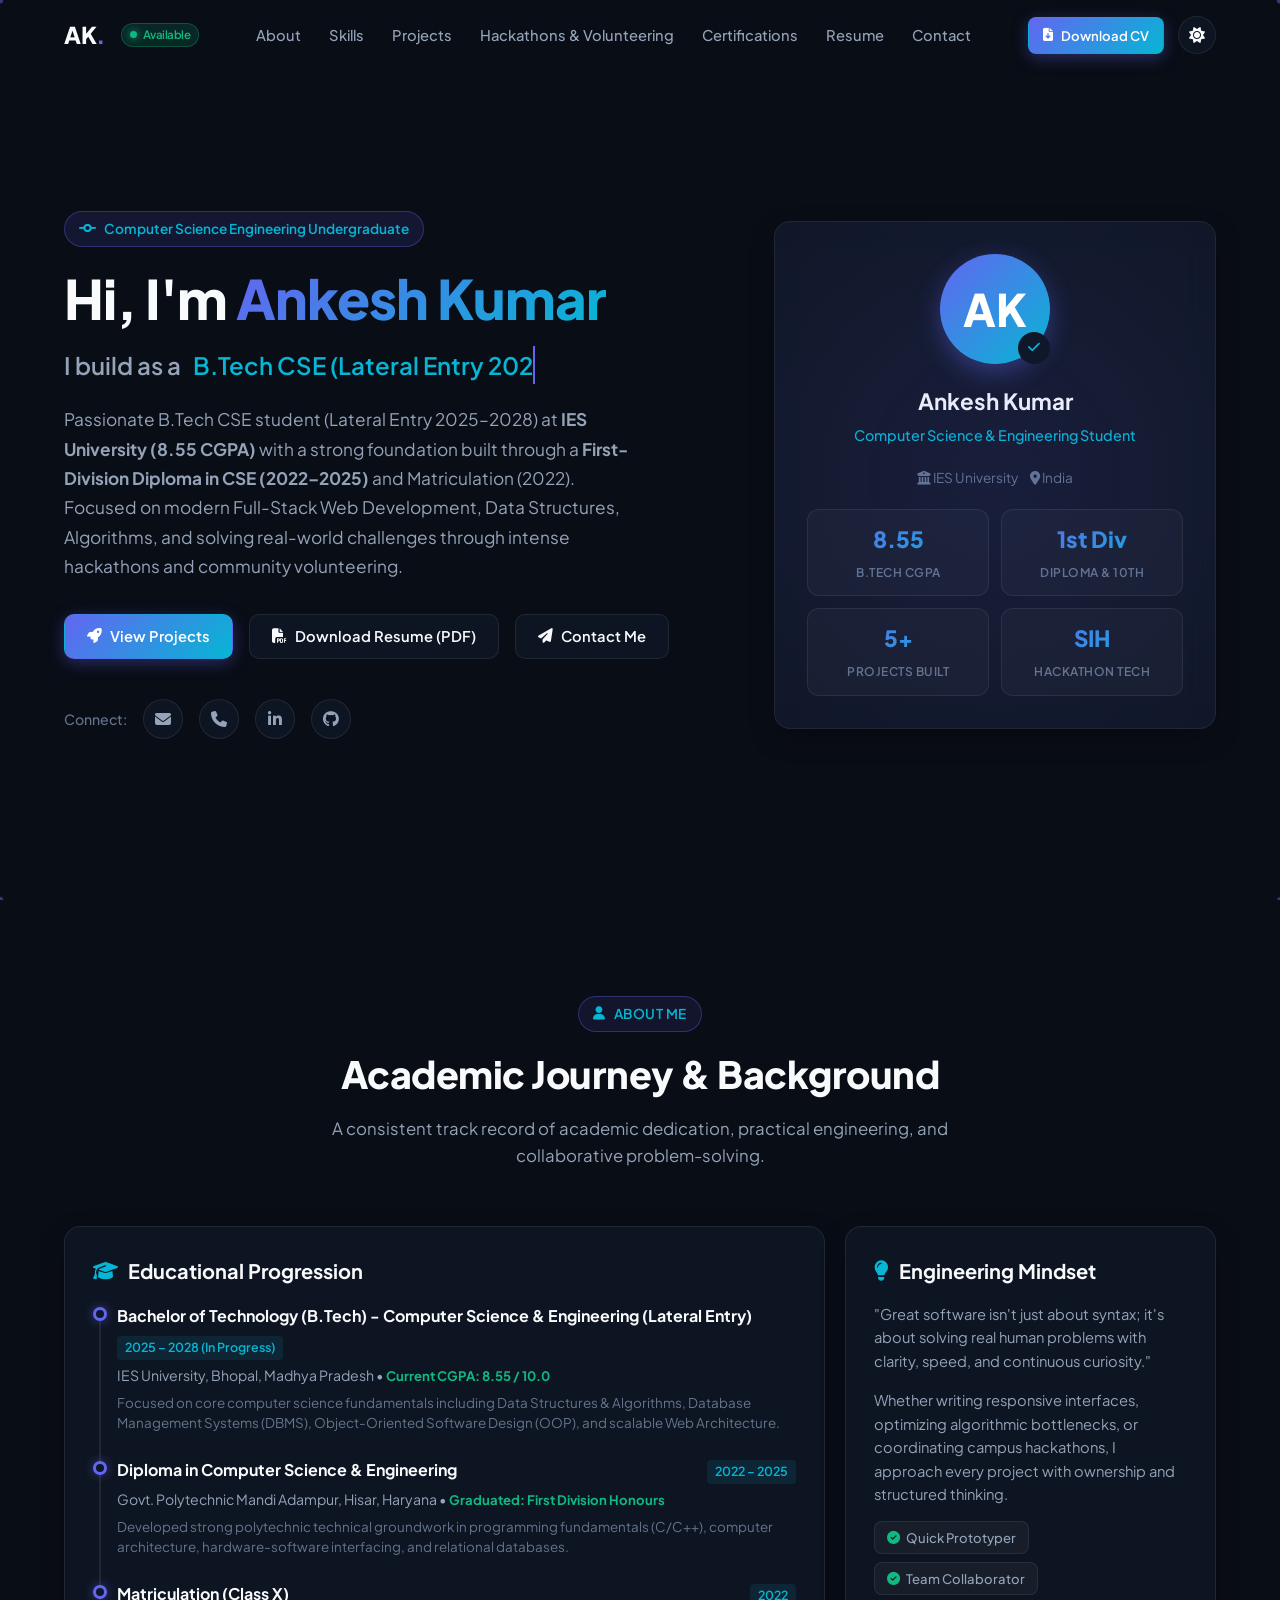
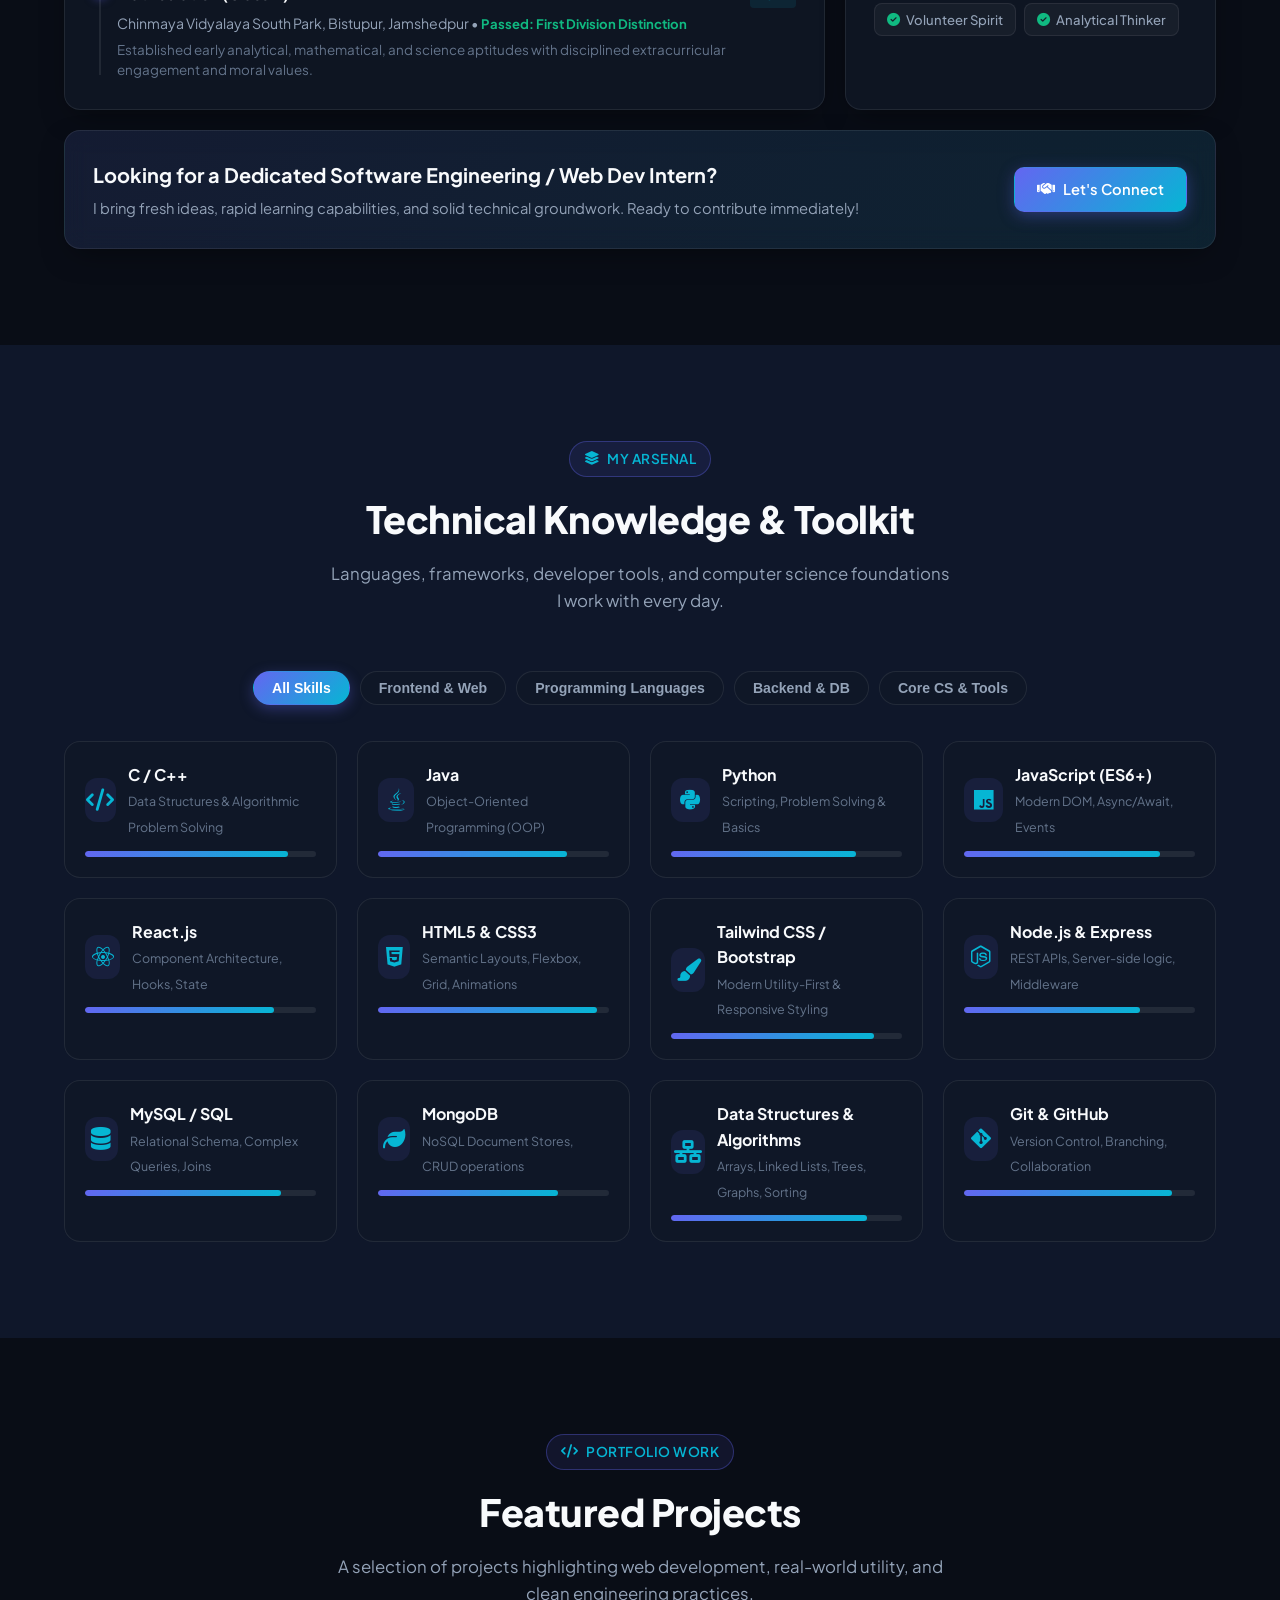
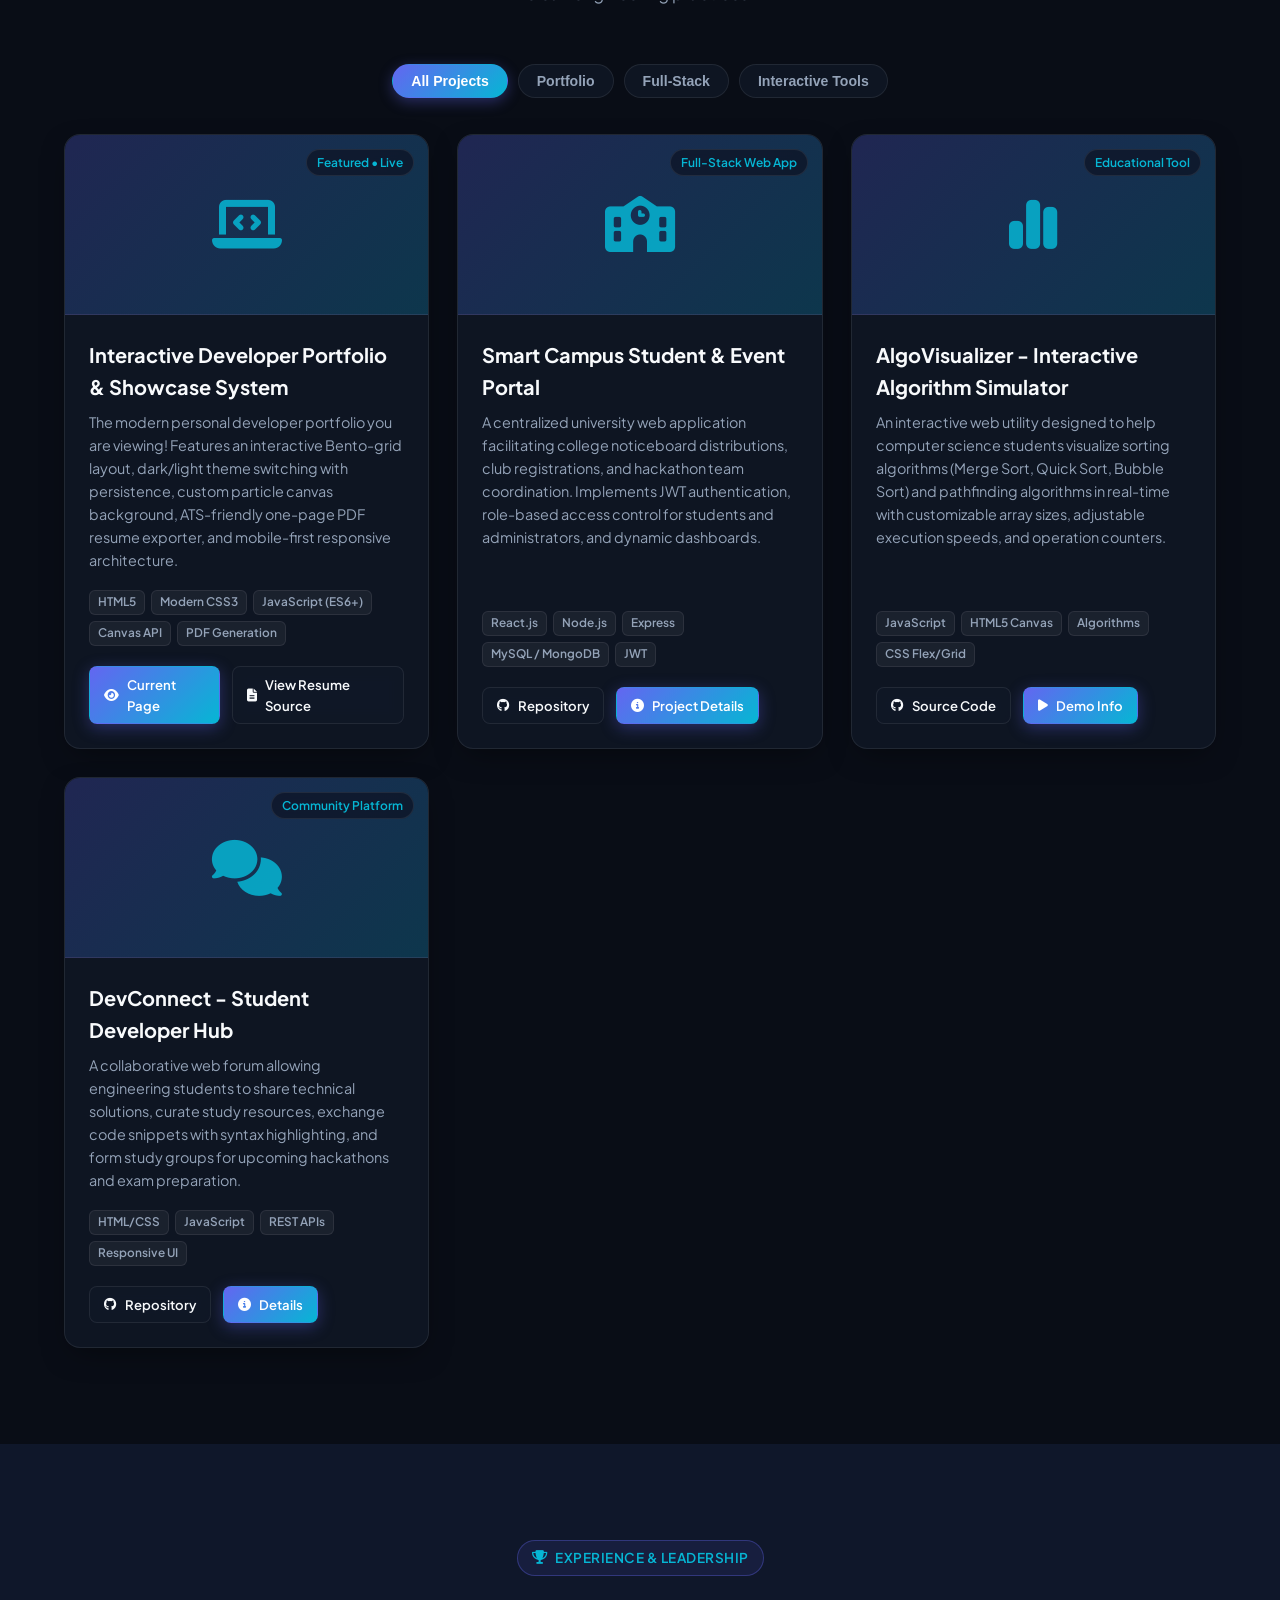
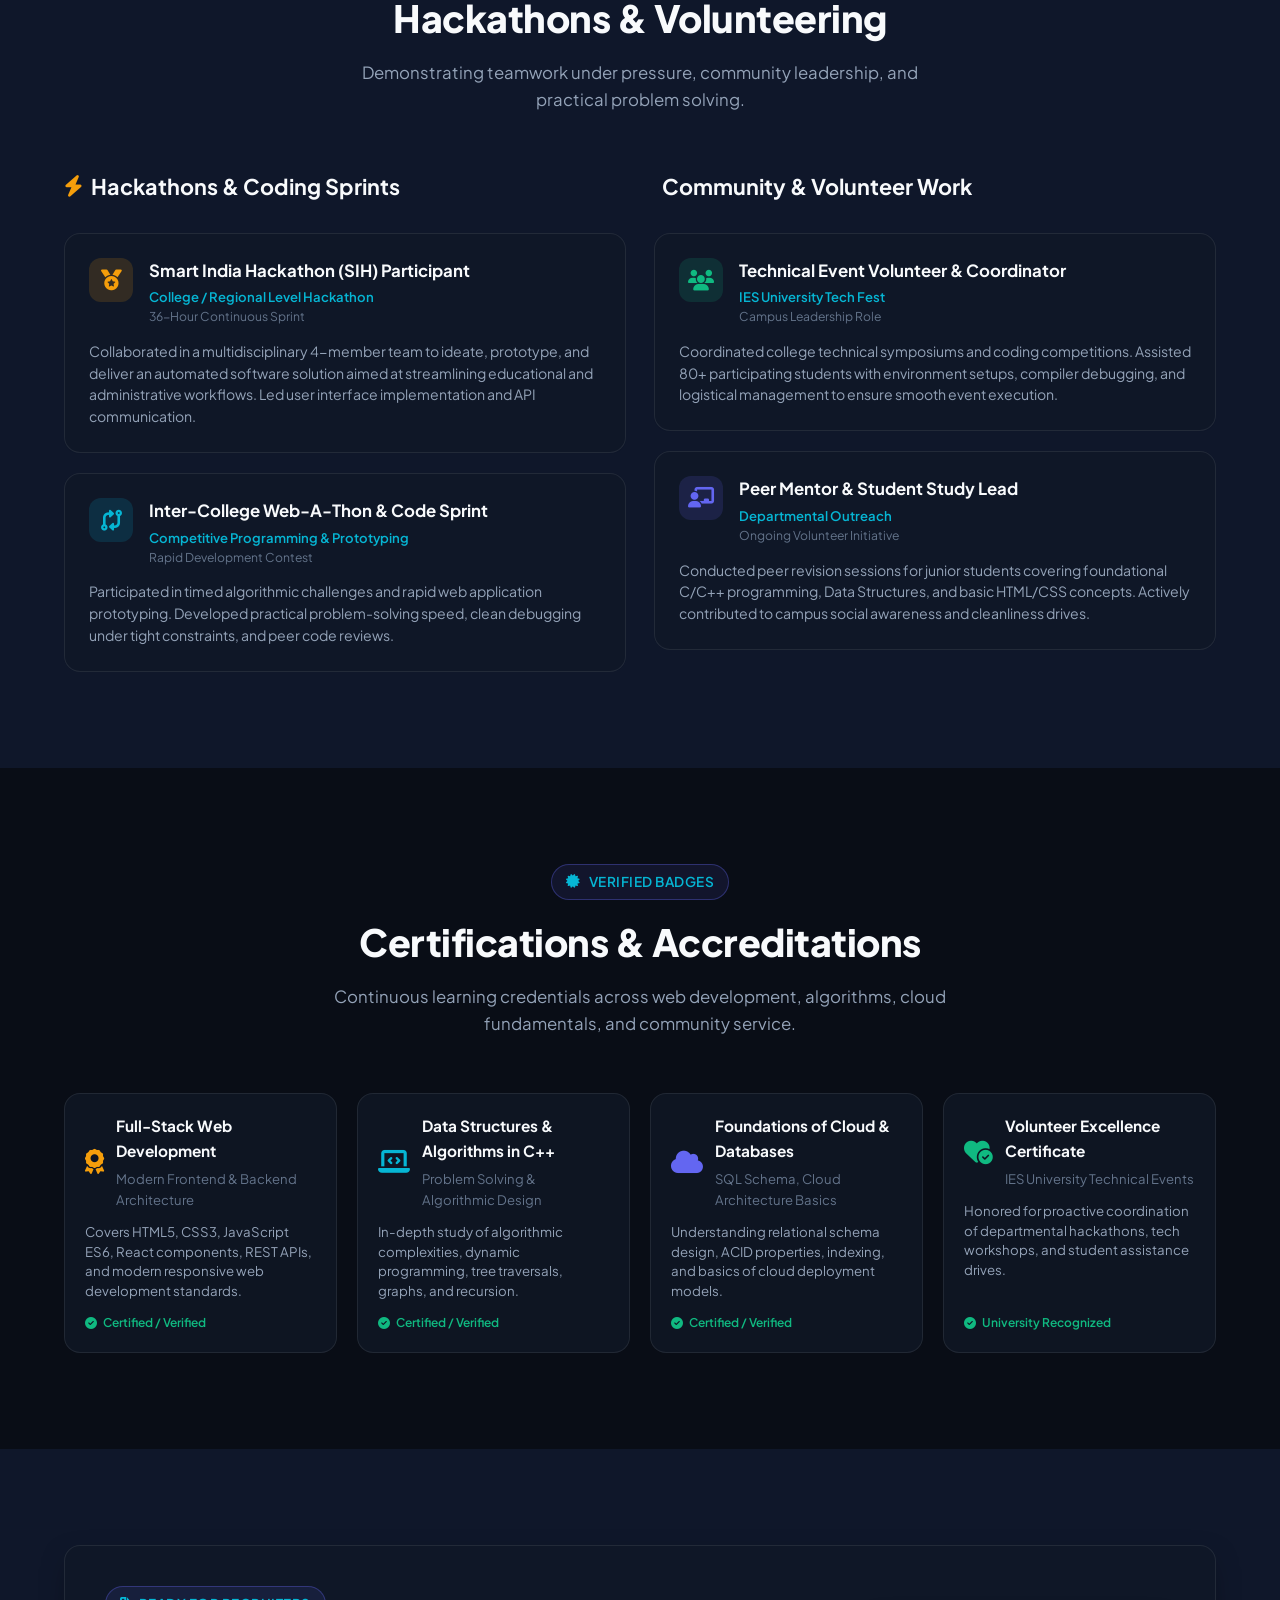
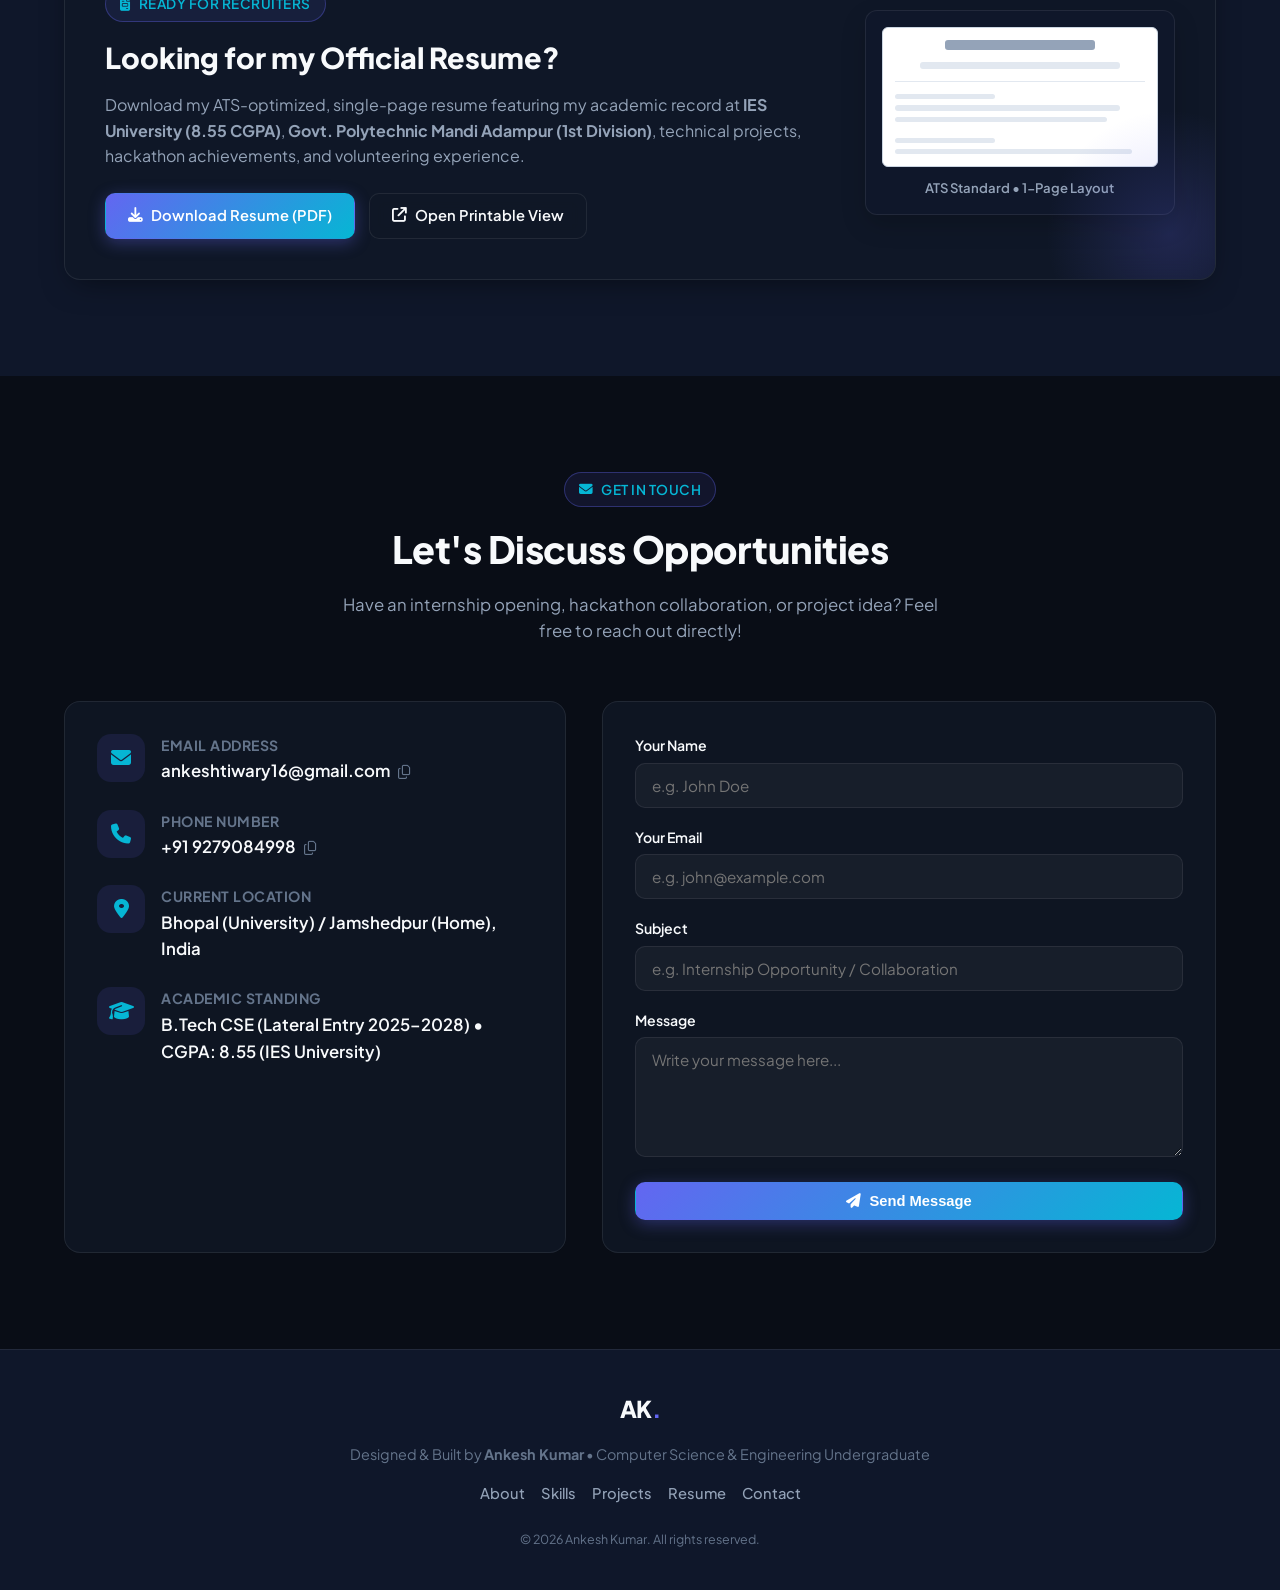
<file: portfolio-single-file.html>
﻿<!DOCTYPE html>
<html lang="en" data-theme="dark">
<head>
  <meta charset="UTF-8">
  <meta name="viewport" content="width=device-width, initial-scale=1.0">
  <title>Ankesh Kumar | Computer Science Engineer & Full-Stack Developer</title>
  <meta name="description" content="Portfolio of Ankesh Kumar - 3rd Year B.Tech CSE student at IES University (8.55 CGPA), Full-Stack Developer, Hackathon Participant, and Volunteer.">
  <meta name="keywords" content="Ankesh Kumar, Computer Science, IES University, Full Stack Developer, Web Development, Portfolio, Resume, Bhopal, Jamshedpur">
  <meta name="author" content="Ankesh Kumar">

  <!-- Open Graph -->
  <meta property="og:title" content="Ankesh Kumar | Portfolio & Resume">
  <meta property="og:description" content="B.Tech CSE student (8.55 CGPA) from IES University. Full-Stack Developer, Hackathons & Volunteering.">
  <meta property="og:type" content="website">

  <!-- Google Fonts -->
  <link rel="preconnect" href="https://fonts.googleapis.com">
  <link rel="preconnect" href="https://fonts.gstatic.com" crossorigin>
  <link href="https://fonts.googleapis.com/css2?family=Plus+Jakarta+Sans:wght@300;400;500;600;700;800&family=Fira+Code:wght@400;500;600&display=swap" rel="stylesheet">

  <!-- FontAwesome 6 Icons -->
  <link rel="stylesheet" href="https://cdnjs.cloudflare.com/ajax/libs/font-awesome/6.5.1/css/all.min.css">

  <!-- Main Stylesheet -->
  <style>
/* ==========================================================================
   ANKESH KUMAR - MODERN DEVELOPER PORTFOLIO STYLESHEET
   Clean, Modern Bento-Grid, Glassmorphic Dark/Light Mode Design
   ========================================================================== */

:root {
  /* Color Palette - Modern Dark Theme (Default) */
  --bg-primary: #090d16;
  --bg-secondary: #0f172a;
  --bg-card: rgba(17, 24, 39, 0.75);
  --bg-card-hover: rgba(30, 41, 59, 0.85);
  --bg-glass: rgba(15, 23, 42, 0.65);
  
  --border-color: rgba(255, 255, 255, 0.08);
  --border-glow: rgba(99, 102, 241, 0.35);
  
  --text-primary: #f8fafc;
  --text-secondary: #94a3b8;
  --text-muted: #64748b;
  
  --accent-primary: #6366f1;       /* Indigo */
  --accent-secondary: #06b6d4;     /* Cyan */
  --accent-success: #10b981;       /* Emerald */
  --accent-warning: #f59e0b;       /* Amber */
  --accent-gradient: linear-gradient(135deg, #6366f1 0%, #06b6d4 100%);
  --accent-glow: 0 0 24px rgba(99, 102, 241, 0.25);
  
  --card-shadow: 0 10px 30px -10px rgba(0, 0, 0, 0.5);
  --card-radius: 16px;
  --transition: all 0.3s cubic-bezier(0.16, 1, 0.3, 1);
}

[data-theme="light"] {
  --bg-primary: #f8fafc;
  --bg-secondary: #ffffff;
  --bg-card: rgba(255, 255, 255, 0.85);
  --bg-card-hover: rgba(241, 245, 249, 0.95);
  --bg-glass: rgba(255, 255, 255, 0.75);
  
  --border-color: rgba(0, 0, 0, 0.08);
  --border-glow: rgba(99, 102, 241, 0.25);
  
  --text-primary: #0f172a;
  --text-secondary: #475569;
  --text-muted: #94a3b8;
  
  --card-shadow: 0 10px 25px -5px rgba(0, 0, 0, 0.07);
}

/* Base & Reset */
*, *::before, *::after {
  box-sizing: border-box;
  margin: 0;
  padding: 0;
}

html {
  scroll-behavior: smooth;
  font-size: 16px;
}

body {
  font-family: 'Plus Jakarta Sans', 'Inter', -apple-system, BlinkMacSystemFont, sans-serif;
  background-color: var(--bg-primary);
  color: var(--text-primary);
  line-height: 1.6;
  overflow-x: hidden;
  transition: background-color 0.3s ease, color 0.3s ease;
  position: relative;
}

/* Background Canvas / Particles */
#bg-canvas {
  position: fixed;
  top: 0;
  left: 0;
  width: 100%;
  height: 100%;
  pointer-events: none;
  z-index: 0;
  opacity: 0.5;
}

/* Layout Container */
.container {
  width: 100%;
  max-width: 1200px;
  margin: 0 auto;
  padding: 0 24px;
  position: relative;
  z-index: 1;
}

/* Typography Helpers */
.gradient-text {
  background: var(--accent-gradient);
  -webkit-background-clip: text;
  -webkit-text-fill-color: transparent;
  display: inline-block;
}

.section {
  padding: 96px 0;
  position: relative;
}

.section-header {
  text-align: center;
  margin-bottom: 56px;
}

.section-badge {
  display: inline-flex;
  align-items: center;
  gap: 8px;
  padding: 6px 14px;
  border-radius: 999px;
  background: rgba(99, 102, 241, 0.1);
  border: 1px solid var(--border-glow);
  color: var(--accent-secondary);
  font-size: 0.85rem;
  font-weight: 600;
  letter-spacing: 0.5px;
  text-transform: uppercase;
  margin-bottom: 12px;
}

.section-title {
  font-size: 2.35rem;
  font-weight: 800;
  letter-spacing: -0.5px;
  color: var(--text-primary);
  margin-bottom: 12px;
}

.section-subtitle {
  font-size: 1.05rem;
  color: var(--text-secondary);
  max-width: 620px;
  margin: 0 auto;
}

/* ==========================================================================
   Navigation Bar
   ========================================================================== */
.navbar {
  position: fixed;
  top: 0;
  left: 0;
  width: 100%;
  z-index: 1000;
  padding: 16px 0;
  transition: var(--transition);
  background: transparent;
}

.navbar.scrolled {
  background: var(--bg-glass);
  backdrop-filter: blur(16px);
  -webkit-backdrop-filter: blur(16px);
  border-bottom: 1px solid var(--border-color);
  padding: 12px 0;
  box-shadow: 0 4px 20px rgba(0, 0, 0, 0.15);
}

.nav-container {
  display: flex;
  justify-content: space-between;
  align-items: center;
}

.brand-logo {
  display: flex;
  align-items: center;
  gap: 8px;
  font-size: 1.45rem;
  font-weight: 800;
  color: var(--text-primary);
  text-decoration: none;
  letter-spacing: -0.5px;
}

.brand-logo .logo-dot {
  color: var(--accent-primary);
}

.brand-badge {
  display: inline-flex;
  align-items: center;
  gap: 6px;
  font-size: 0.72rem;
  font-weight: 600;
  background: rgba(16, 185, 129, 0.15);
  border: 1px solid rgba(16, 185, 129, 0.3);
  color: var(--accent-success);
  padding: 2px 8px;
  border-radius: 999px;
  margin-left: 8px;
}

.status-dot {
  width: 7px;
  height: 7px;
  border-radius: 50%;
  background-color: var(--accent-success);
  box-shadow: 0 0 8px var(--accent-success);
  animation: pulse 2s infinite;
}

@keyframes pulse {
  0% { transform: scale(0.95); box-shadow: 0 0 0 0 rgba(16, 185, 129, 0.7); }
  70% { transform: scale(1); box-shadow: 0 0 0 6px rgba(16, 185, 129, 0); }
  100% { transform: scale(0.95); box-shadow: 0 0 0 0 rgba(16, 185, 129, 0); }
}

.nav-menu {
  display: flex;
  align-items: center;
  list-style: none;
  gap: 28px;
}

.nav-link {
  color: var(--text-secondary);
  text-decoration: none;
  font-size: 0.92rem;
  font-weight: 500;
  transition: var(--transition);
  position: relative;
}

.nav-link:hover, .nav-link.active {
  color: var(--text-primary);
}

.nav-link::after {
  content: '';
  position: absolute;
  bottom: -4px;
  left: 0;
  width: 0;
  height: 2px;
  background: var(--accent-gradient);
  transition: width 0.25s ease;
  border-radius: 2px;
}

.nav-link:hover::after, .nav-link.active::after {
  width: 100%;
}

.nav-actions {
  display: flex;
  align-items: center;
  gap: 14px;
}

/* Theme Toggle Button */
.theme-toggle {
  background: var(--bg-card);
  border: 1px solid var(--border-color);
  color: var(--text-primary);
  width: 38px;
  height: 38px;
  border-radius: 50%;
  cursor: pointer;
  display: flex;
  align-items: center;
  justify-content: center;
  font-size: 1rem;
  transition: var(--transition);
}

.theme-toggle:hover {
  border-color: var(--accent-primary);
  transform: rotate(15deg);
}

.mobile-toggle {
  display: none;
  background: transparent;
  border: none;
  color: var(--text-primary);
  font-size: 1.4rem;
  cursor: pointer;
}

/* ==========================================================================
   Buttons
   ========================================================================== */
.btn {
  display: inline-flex;
  align-items: center;
  justify-content: center;
  gap: 8px;
  padding: 10px 22px;
  border-radius: 10px;
  font-size: 0.92rem;
  font-weight: 600;
  text-decoration: none;
  cursor: pointer;
  transition: var(--transition);
  border: 1px solid transparent;
}

.btn-primary {
  background: var(--accent-gradient);
  color: #ffffff;
  box-shadow: 0 4px 16px rgba(99, 102, 241, 0.35);
}

.btn-primary:hover {
  transform: translateY(-2px);
  box-shadow: 0 8px 24px rgba(99, 102, 241, 0.5);
}

.btn-secondary {
  background: var(--bg-card);
  color: var(--text-primary);
  border: 1px solid var(--border-color);
  backdrop-filter: blur(8px);
}

.btn-secondary:hover {
  background: var(--bg-card-hover);
  border-color: var(--accent-primary);
  transform: translateY(-2px);
}

.btn-sm {
  padding: 7px 14px;
  font-size: 0.82rem;
  border-radius: 8px;
}

/* ==========================================================================
   Hero Section
   ========================================================================== */
.hero {
  min-height: 100vh;
  display: flex;
  align-items: center;
  padding-top: 110px;
  padding-bottom: 60px;
  position: relative;
}

.hero-grid {
  display: grid;
  grid-template-columns: 1.2fr 0.8fr;
  align-items: center;
  gap: 48px;
}

.hero-badge {
  display: inline-flex;
  align-items: center;
  gap: 8px;
  padding: 6px 14px;
  border-radius: 999px;
  background: rgba(99, 102, 241, 0.12);
  border: 1px solid var(--border-glow);
  color: var(--accent-secondary);
  font-size: 0.85rem;
  font-weight: 600;
  margin-bottom: 20px;
}

.hero-title {
  font-size: 3.4rem;
  font-weight: 800;
  line-height: 1.15;
  letter-spacing: -1px;
  margin-bottom: 16px;
}

.hero-role-wrapper {
  font-size: 1.5rem;
  font-weight: 600;
  color: var(--text-secondary);
  margin-bottom: 20px;
  display: flex;
  align-items: center;
  gap: 8px;
  min-height: 40px;
}

.typed-text {
  color: var(--accent-secondary);
  border-right: 2px solid var(--accent-primary);
  white-space: nowrap;
  animation: blink 0.75s step-end infinite;
}

@keyframes blink {
  from, to { border-color: transparent; }
  50% { border-color: var(--accent-primary); }
}

.hero-desc {
  font-size: 1.08rem;
  color: var(--text-secondary);
  max-width: 580px;
  line-height: 1.7;
  margin-bottom: 32px;
}

.hero-actions {
  display: flex;
  flex-wrap: wrap;
  gap: 16px;
  margin-bottom: 40px;
}

.hero-socials {
  display: flex;
  align-items: center;
  gap: 16px;
}

.social-label {
  font-size: 0.88rem;
  color: var(--text-muted);
  font-weight: 500;
}

.social-icon-btn {
  width: 40px;
  height: 40px;
  border-radius: 50%;
  background: var(--bg-card);
  border: 1px solid var(--border-color);
  color: var(--text-secondary);
  display: inline-flex;
  align-items: center;
  justify-content: center;
  text-decoration: none;
  font-size: 1rem;
  transition: var(--transition);
}

.social-icon-btn:hover {
  color: var(--accent-primary);
  border-color: var(--accent-primary);
  transform: translateY(-3px);
  box-shadow: 0 4px 12px rgba(99, 102, 241, 0.25);
}

/* Hero Right Visual / Card */
.hero-visual {
  position: relative;
}

.profile-card {
  background: var(--bg-card);
  backdrop-filter: blur(16px);
  -webkit-backdrop-filter: blur(16px);
  border: 1px solid var(--border-color);
  border-radius: var(--card-radius);
  padding: 32px;
  box-shadow: var(--card-shadow);
  position: relative;
  overflow: hidden;
  transition: var(--transition);
}

.profile-card:hover {
  border-color: var(--border-glow);
  box-shadow: 0 16px 40px -10px rgba(99, 102, 241, 0.3);
}

.profile-card::before {
  content: '';
  position: absolute;
  top: -50%;
  left: -50%;
  width: 200%;
  height: 200%;
  background: radial-gradient(circle at center, rgba(99, 102, 241, 0.12) 0%, transparent 65%);
  pointer-events: none;
}

.profile-avatar-wrapper {
  position: relative;
  width: 110px;
  height: 110px;
  margin: 0 auto 20px;
}

.profile-avatar {
  width: 100%;
  height: 100%;
  border-radius: 50%;
  background: var(--accent-gradient);
  display: flex;
  align-items: center;
  justify-content: center;
  font-size: 2.8rem;
  color: #ffffff;
  font-weight: 800;
  box-shadow: 0 8px 24px rgba(99, 102, 241, 0.4);
}

.avatar-badge {
  position: absolute;
  bottom: 0;
  right: 0;
  background: var(--bg-secondary);
  border: 2px solid var(--bg-card);
  width: 32px;
  height: 32px;
  border-radius: 50%;
  display: flex;
  align-items: center;
  justify-content: center;
  color: var(--accent-secondary);
  font-size: 0.85rem;
}

.profile-details {
  text-align: center;
}

.profile-details h3 {
  font-size: 1.4rem;
  font-weight: 700;
  margin-bottom: 4px;
}

.profile-details p {
  color: var(--accent-secondary);
  font-size: 0.9rem;
  font-weight: 500;
  margin-bottom: 20px;
}

/* Hero Quick Stats Bento */
.quick-stats-grid {
  display: grid;
  grid-template-columns: 1fr 1fr;
  gap: 12px;
  margin-top: 20px;
}

.stat-box {
  background: rgba(255, 255, 255, 0.03);
  border: 1px solid var(--border-color);
  padding: 12px;
  border-radius: 12px;
  text-align: center;
  transition: var(--transition);
}

.stat-box:hover {
  background: rgba(99, 102, 241, 0.08);
  border-color: var(--border-glow);
}

.stat-number {
  font-size: 1.4rem;
  font-weight: 800;
  color: var(--text-primary);
  display: block;
}

.stat-label {
  font-size: 0.75rem;
  color: var(--text-muted);
  text-transform: uppercase;
  letter-spacing: 0.5px;
  font-weight: 600;
}

/* ==========================================================================
   Bento Grid & About Section
   ========================================================================== */
.bento-grid {
  display: grid;
  grid-template-columns: repeat(12, 1fr);
  gap: 20px;
}

.bento-card {
  background: var(--bg-card);
  backdrop-filter: blur(12px);
  -webkit-backdrop-filter: blur(12px);
  border: 1px solid var(--border-color);
  border-radius: var(--card-radius);
  padding: 28px;
  box-shadow: var(--card-shadow);
  transition: var(--transition);
  position: relative;
  overflow: hidden;
}

.bento-card:hover {
  transform: translateY(-4px);
  border-color: var(--border-glow);
  box-shadow: 0 16px 36px -8px rgba(0, 0, 0, 0.4);
}

.bento-col-8 { grid-column: span 8; }
.bento-col-4 { grid-column: span 4; }
.bento-col-6 { grid-column: span 6; }
.bento-col-12 { grid-column: span 12; }

.card-title {
  font-size: 1.25rem;
  font-weight: 700;
  margin-bottom: 16px;
  display: flex;
  align-items: center;
  gap: 10px;
}

.card-title i {
  color: var(--accent-secondary);
}

/* Timeline in Bento */
.timeline {
  position: relative;
  padding-left: 24px;
}

.timeline::before {
  content: '';
  position: absolute;
  top: 6px;
  bottom: 6px;
  left: 6px;
  width: 2px;
  background: var(--border-color);
}

.timeline-item {
  position: relative;
  margin-bottom: 24px;
}

.timeline-item:last-child {
  margin-bottom: 0;
}

.timeline-dot {
  position: absolute;
  left: -24px;
  top: 4px;
  width: 14px;
  height: 14px;
  border-radius: 50%;
  background: var(--bg-secondary);
  border: 3px solid var(--accent-primary);
  box-shadow: 0 0 10px rgba(99, 102, 241, 0.5);
}

.timeline-header {
  display: flex;
  justify-content: space-between;
  align-items: baseline;
  flex-wrap: wrap;
  gap: 8px;
  margin-bottom: 4px;
}

.timeline-title {
  font-size: 1rem;
  font-weight: 700;
  color: var(--text-primary);
}

.timeline-period {
  font-size: 0.78rem;
  font-weight: 600;
  color: var(--accent-secondary);
  background: rgba(6, 182, 212, 0.1);
  padding: 2px 8px;
  border-radius: 4px;
}

.timeline-sub {
  font-size: 0.88rem;
  color: var(--text-secondary);
  margin-bottom: 6px;
}

.timeline-grade {
  display: inline-block;
  font-size: 0.82rem;
  font-weight: 700;
  color: var(--accent-success);
}

.timeline-desc {
  font-size: 0.84rem;
  color: var(--text-muted);
  line-height: 1.5;
}

/* Feature tags list */
.feature-pills {
  display: flex;
  flex-wrap: wrap;
  gap: 8px;
  margin-top: 14px;
}

.pill {
  display: inline-flex;
  align-items: center;
  gap: 6px;
  padding: 5px 12px;
  background: rgba(255, 255, 255, 0.04);
  border: 1px solid var(--border-color);
  border-radius: 8px;
  font-size: 0.82rem;
  color: var(--text-secondary);
  font-weight: 500;
  transition: var(--transition);
}

.pill:hover {
  background: rgba(99, 102, 241, 0.12);
  border-color: var(--accent-primary);
  color: var(--text-primary);
}

/* ==========================================================================
   Technical Skills Section
   ========================================================================== */
.skills-tabs {
  display: flex;
  justify-content: center;
  flex-wrap: wrap;
  gap: 10px;
  margin-bottom: 36px;
}

.tab-btn {
  padding: 8px 18px;
  background: var(--bg-card);
  border: 1px solid var(--border-color);
  border-radius: 999px;
  color: var(--text-secondary);
  font-size: 0.88rem;
  font-weight: 600;
  cursor: pointer;
  transition: var(--transition);
}

.tab-btn:hover, .tab-btn.active {
  background: var(--accent-gradient);
  color: #ffffff;
  border-color: transparent;
  box-shadow: 0 4px 14px rgba(99, 102, 241, 0.35);
}

.skills-grid {
  display: grid;
  grid-template-columns: repeat(auto-fill, minmax(250px, 1fr));
  gap: 20px;
}

.skill-card {
  background: var(--bg-card);
  backdrop-filter: blur(10px);
  border: 1px solid var(--border-color);
  border-radius: var(--card-radius);
  padding: 20px;
  transition: var(--transition);
  position: relative;
}

.skill-card:hover {
  transform: translateY(-4px);
  border-color: var(--border-glow);
  box-shadow: 0 10px 24px -5px rgba(99, 102, 241, 0.2);
}

.skill-top {
  display: flex;
  align-items: center;
  gap: 12px;
  margin-bottom: 12px;
}

.skill-icon {
  width: 44px;
  height: 44px;
  border-radius: 12px;
  background: rgba(99, 102, 241, 0.1);
  display: flex;
  align-items: center;
  justify-content: center;
  font-size: 1.4rem;
  color: var(--accent-secondary);
  transition: var(--transition);
}

.skill-card:hover .skill-icon {
  background: var(--accent-gradient);
  color: #ffffff;
  transform: scale(1.05);
}

.skill-info h4 {
  font-size: 1rem;
  font-weight: 700;
}

.skill-info span {
  font-size: 0.78rem;
  color: var(--text-muted);
}

.skill-bar-bg {
  width: 100%;
  height: 6px;
  background: rgba(255, 255, 255, 0.08);
  border-radius: 6px;
  overflow: hidden;
  margin-top: 10px;
}

.skill-bar-fill {
  height: 100%;
  background: var(--accent-gradient);
  border-radius: 6px;
  transition: width 1s ease-in-out;
}

/* ==========================================================================
   Featured Projects Section
   ========================================================================== */
.projects-filter {
  display: flex;
  justify-content: center;
  gap: 10px;
  margin-bottom: 36px;
  flex-wrap: wrap;
}

.filter-btn {
  padding: 8px 18px;
  background: var(--bg-card);
  border: 1px solid var(--border-color);
  border-radius: 999px;
  color: var(--text-secondary);
  font-size: 0.88rem;
  font-weight: 600;
  cursor: pointer;
  transition: var(--transition);
}

.filter-btn.active, .filter-btn:hover {
  background: var(--accent-gradient);
  color: #ffffff;
  border-color: transparent;
  box-shadow: 0 4px 14px rgba(99, 102, 241, 0.35);
}

.projects-grid {
  display: grid;
  grid-template-columns: repeat(auto-fill, minmax(360px, 1fr));
  gap: 28px;
}

.project-card {
  background: var(--bg-card);
  backdrop-filter: blur(12px);
  border: 1px solid var(--border-color);
  border-radius: var(--card-radius);
  overflow: hidden;
  box-shadow: var(--card-shadow);
  transition: var(--transition);
  display: flex;
  flex-direction: column;
}

.project-card:hover {
  transform: translateY(-6px);
  border-color: var(--border-glow);
  box-shadow: 0 16px 36px -8px rgba(99, 102, 241, 0.25);
}

.project-banner {
  height: 180px;
  background: linear-gradient(135deg, rgba(99, 102, 241, 0.2) 0%, rgba(6, 182, 212, 0.2) 100%), var(--bg-secondary);
  position: relative;
  display: flex;
  align-items: center;
  justify-content: center;
  border-bottom: 1px solid var(--border-color);
  overflow: hidden;
}

.banner-icon {
  font-size: 3.5rem;
  color: var(--accent-secondary);
  opacity: 0.85;
  transition: var(--transition);
}

.project-card:hover .banner-icon {
  transform: scale(1.15) rotate(5deg);
  opacity: 1;
}

.project-tag-badge {
  position: absolute;
  top: 14px;
  right: 14px;
  background: rgba(15, 23, 42, 0.85);
  backdrop-filter: blur(6px);
  border: 1px solid var(--border-color);
  color: var(--accent-secondary);
  padding: 3px 10px;
  border-radius: 999px;
  font-size: 0.75rem;
  font-weight: 600;
}

.project-body {
  padding: 24px;
  display: flex;
  flex-direction: column;
  flex-grow: 1;
}

.project-title {
  font-size: 1.25rem;
  font-weight: 700;
  margin-bottom: 8px;
  color: var(--text-primary);
}

.project-desc {
  font-size: 0.9rem;
  color: var(--text-secondary);
  line-height: 1.6;
  margin-bottom: 18px;
  flex-grow: 1;
}

.project-tech-stack {
  display: flex;
  flex-wrap: wrap;
  gap: 6px;
  margin-bottom: 20px;
}

.tech-tag {
  font-size: 0.74rem;
  font-weight: 600;
  background: rgba(255, 255, 255, 0.05);
  border: 1px solid var(--border-color);
  color: var(--text-secondary);
  padding: 2px 8px;
  border-radius: 6px;
}

.project-footer {
  display: flex;
  gap: 12px;
}

/* ==========================================================================
   Hackathons & Volunteering
   ========================================================================== */
.experience-grid {
  display: grid;
  grid-template-columns: 1fr 1fr;
  gap: 28px;
}

.exp-column {
  display: flex;
  flex-direction: column;
  gap: 20px;
}

.exp-card {
  background: var(--bg-card);
  backdrop-filter: blur(10px);
  border: 1px solid var(--border-color);
  border-radius: var(--card-radius);
  padding: 24px;
  transition: var(--transition);
}

.exp-card:hover {
  transform: translateY(-3px);
  border-color: var(--border-glow);
  box-shadow: 0 10px 24px -5px rgba(0, 0, 0, 0.3);
}

.exp-header {
  display: flex;
  align-items: flex-start;
  gap: 16px;
  margin-bottom: 14px;
}

.exp-icon {
  width: 44px;
  height: 44px;
  border-radius: 12px;
  background: rgba(99, 102, 241, 0.12);
  display: flex;
  align-items: center;
  justify-content: center;
  font-size: 1.3rem;
  color: var(--accent-primary);
  flex-shrink: 0;
}

.exp-meta h4 {
  font-size: 1.05rem;
  font-weight: 700;
  margin-bottom: 2px;
}

.exp-sub {
  font-size: 0.82rem;
  color: var(--accent-secondary);
  font-weight: 600;
}

.exp-period {
  font-size: 0.76rem;
  color: var(--text-muted);
}

.exp-body {
  font-size: 0.88rem;
  color: var(--text-secondary);
  line-height: 1.55;
}

/* ==========================================================================
   Certifications
   ========================================================================== */
.cert-grid {
  display: grid;
  grid-template-columns: repeat(auto-fill, minmax(260px, 1fr));
  gap: 20px;
}

.cert-card {
  background: var(--bg-card);
  border: 1px solid var(--border-color);
  border-radius: var(--card-radius);
  padding: 20px;
  transition: var(--transition);
  display: flex;
  flex-direction: column;
  justify-content: space-between;
}

.cert-card:hover {
  transform: translateY(-4px);
  border-color: var(--border-glow);
  box-shadow: 0 12px 24px -6px rgba(99, 102, 241, 0.2);
}

.cert-top {
  display: flex;
  align-items: center;
  gap: 12px;
  margin-bottom: 12px;
}

.cert-icon {
  font-size: 1.6rem;
  color: var(--accent-warning);
}

.cert-card h4 {
  font-size: 0.96rem;
  font-weight: 700;
  margin-bottom: 4px;
}

.cert-card p {
  font-size: 0.82rem;
  color: var(--text-muted);
}

.cert-status {
  display: inline-flex;
  align-items: center;
  gap: 6px;
  font-size: 0.75rem;
  font-weight: 600;
  color: var(--accent-success);
  margin-top: 12px;
}

/* ==========================================================================
   Resume Showcase Section
   ========================================================================== */
.resume-banner {
  background: var(--bg-card);
  backdrop-filter: blur(12px);
  border: 1px solid var(--border-color);
  border-radius: var(--card-radius);
  padding: 40px;
  display: grid;
  grid-template-columns: 1.4fr 0.6fr;
  align-items: center;
  gap: 36px;
  box-shadow: var(--card-shadow);
  position: relative;
  overflow: hidden;
}

.resume-banner::after {
  content: '';
  position: absolute;
  right: -80px;
  bottom: -80px;
  width: 250px;
  height: 250px;
  background: radial-gradient(circle, rgba(99, 102, 241, 0.2) 0%, transparent 70%);
  border-radius: 50%;
  pointer-events: none;
}

.resume-banner-content h3 {
  font-size: 1.8rem;
  font-weight: 800;
  margin-bottom: 12px;
}

.resume-banner-content p {
  font-size: 1rem;
  color: var(--text-secondary);
  line-height: 1.6;
  margin-bottom: 24px;
}

.resume-banner-actions {
  display: flex;
  flex-wrap: wrap;
  gap: 14px;
}

.resume-preview-box {
  background: var(--bg-secondary);
  border: 1px solid var(--border-color);
  border-radius: 12px;
  padding: 16px;
  text-align: center;
  box-shadow: 0 10px 25px rgba(0, 0, 0, 0.2);
}

.resume-preview-thumb {
  width: 100%;
  height: 140px;
  background: #ffffff;
  border-radius: 6px;
  display: flex;
  flex-direction: column;
  padding: 12px;
  gap: 6px;
  overflow: hidden;
  position: relative;
  border: 1px solid #cbd5e1;
}

.preview-skeleton-bar {
  background: #e2e8f0;
  border-radius: 3px;
  height: 8px;
}

.preview-skeleton-bar.title {
  height: 12px;
  background: #94a3b8;
  width: 60%;
  margin: 0 auto 6px;
}

/* ==========================================================================
   Contact Section
   ========================================================================== */
.contact-grid {
  display: grid;
  grid-template-columns: 0.9fr 1.1fr;
  gap: 36px;
}

.contact-info-card {
  background: var(--bg-card);
  backdrop-filter: blur(12px);
  border: 1px solid var(--border-color);
  border-radius: var(--card-radius);
  padding: 32px;
  display: flex;
  flex-direction: column;
  gap: 24px;
}

.contact-item-box {
  display: flex;
  align-items: flex-start;
  gap: 16px;
}

.contact-icon-circle {
  width: 48px;
  height: 48px;
  border-radius: 14px;
  background: rgba(99, 102, 241, 0.12);
  display: flex;
  align-items: center;
  justify-content: center;
  font-size: 1.25rem;
  color: var(--accent-secondary);
  flex-shrink: 0;
}

.contact-meta h4 {
  font-size: 0.88rem;
  color: var(--text-muted);
  text-transform: uppercase;
  letter-spacing: 0.5px;
  margin-bottom: 2px;
}

.contact-meta p, .contact-meta a {
  font-size: 1.05rem;
  font-weight: 600;
  color: var(--text-primary);
  text-decoration: none;
  transition: var(--transition);
}

.contact-meta a:hover {
  color: var(--accent-primary);
}

.copy-btn {
  margin-left: 8px;
  background: transparent;
  border: none;
  color: var(--text-muted);
  cursor: pointer;
  font-size: 0.88rem;
  transition: var(--transition);
}

.copy-btn:hover {
  color: var(--accent-primary);
}

/* Contact Form */
.contact-form-card {
  background: var(--bg-card);
  backdrop-filter: blur(12px);
  border: 1px solid var(--border-color);
  border-radius: var(--card-radius);
  padding: 32px;
}

.form-group {
  margin-bottom: 18px;
}

.form-label {
  display: block;
  font-size: 0.88rem;
  font-weight: 600;
  margin-bottom: 6px;
  color: var(--text-primary);
}

.form-control {
  width: 100%;
  padding: 12px 16px;
  background: rgba(255, 255, 255, 0.04);
  border: 1px solid var(--border-color);
  border-radius: 10px;
  color: var(--text-primary);
  font-family: inherit;
  font-size: 0.95rem;
  transition: var(--transition);
}

.form-control:focus {
  outline: none;
  border-color: var(--accent-primary);
  background: rgba(255, 255, 255, 0.07);
  box-shadow: 0 0 0 3px rgba(99, 102, 241, 0.2);
}

textarea.form-control {
  min-height: 120px;
  resize: vertical;
}

/* ==========================================================================
   Footer
   ========================================================================== */
.footer {
  border-top: 1px solid var(--border-color);
  background: var(--bg-secondary);
  padding: 40px 0;
  text-align: center;
  position: relative;
  z-index: 1;
}

.footer-content {
  display: flex;
  flex-direction: column;
  align-items: center;
  gap: 16px;
}

.footer-text {
  font-size: 0.9rem;
  color: var(--text-muted);
}

.back-to-top {
  position: fixed;
  bottom: 28px;
  right: 28px;
  width: 44px;
  height: 44px;
  border-radius: 50%;
  background: var(--accent-gradient);
  color: #ffffff;
  display: flex;
  align-items: center;
  justify-content: center;
  font-size: 1.1rem;
  text-decoration: none;
  box-shadow: 0 4px 16px rgba(99, 102, 241, 0.4);
  opacity: 0;
  visibility: hidden;
  transition: var(--transition);
  z-index: 999;
}

.back-to-top.visible {
  opacity: 1;
  visibility: visible;
}

.back-to-top:hover {
  transform: translateY(-4px);
}

/* ==========================================================================
   Toast Notification
   ========================================================================== */
.toast {
  position: fixed;
  bottom: 30px;
  left: 50%;
  transform: translateX(-50%) translateY(100px);
  background: var(--bg-secondary);
  color: var(--text-primary);
  border: 1px solid var(--border-glow);
  padding: 12px 24px;
  border-radius: 999px;
  font-size: 0.9rem;
  font-weight: 600;
  box-shadow: 0 10px 30px rgba(0, 0, 0, 0.4);
  display: flex;
  align-items: center;
  gap: 10px;
  opacity: 0;
  transition: all 0.3s cubic-bezier(0.16, 1, 0.3, 1);
  z-index: 9999;
}

.toast.show {
  transform: translateX(-50%) translateY(0);
  opacity: 1;
}

/* ==========================================================================
   Responsive Breakpoints
   ========================================================================== */
@media (max-width: 992px) {
  .hero-grid {
    grid-template-columns: 1fr;
    text-align: center;
  }
  .hero-title {
    font-size: 2.8rem;
  }
  .hero-role-wrapper {
    justify-content: center;
  }
  .hero-desc {
    margin: 0 auto 32px;
  }
  .hero-actions {
    justify-content: center;
  }
  .hero-socials {
    justify-content: center;
  }
  .bento-col-8, .bento-col-4, .bento-col-6 {
    grid-column: span 12;
  }
  .experience-grid, .contact-grid, .resume-banner {
    grid-template-columns: 1fr;
  }
}

@media (max-width: 768px) {
  .section {
    padding: 64px 0;
  }
  .section-title {
    font-size: 1.9rem;
  }
  .hero-title {
    font-size: 2.2rem;
  }
  .nav-menu {
    position: fixed;
    top: 70px;
    left: 0;
    width: 100%;
    background: var(--bg-secondary);
    border-bottom: 1px solid var(--border-color);
    flex-direction: column;
    padding: 24px;
    gap: 18px;
    transform: translateY(-150%);
    transition: var(--transition);
  }
  .nav-menu.open {
    transform: translateY(0);
    box-shadow: 0 10px 30px rgba(0,0,0,0.3);
  }
  .mobile-toggle {
    display: block;
  }
  .projects-grid {
    grid-template-columns: 1fr;
  }
}

</style>
</head>
<body>

  <!-- Particle Background Canvas -->
  <canvas id="bg-canvas"></canvas>

  <!-- ==========================================================================
       Navigation Bar
       ========================================================================== -->
  <header class="navbar">
    <div class="container nav-container">
      <a href="#hero" class="brand-logo">
        <span>AK<span class="logo-dot">.</span></span>
        <span class="brand-badge">
          <span class="status-dot"></span> Available
        </span>
      </a>

      <!-- Desktop Nav -->
      <nav>
        <ul class="nav-menu">
          <li><a href="#about" class="nav-link">About</a></li>
          <li><a href="#skills" class="nav-link">Skills</a></li>
          <li><a href="#projects" class="nav-link">Projects</a></li>
          <li><a href="#hackathons" class="nav-link">Hackathons & Volunteering</a></li>
          <li><a href="#certifications" class="nav-link">Certifications</a></li>
          <li><a href="#resume" class="nav-link">Resume</a></li>
          <li><a href="#contact" class="nav-link">Contact</a></li>
        </ul>
      </nav>

      <!-- Nav Actions -->
      <div class="nav-actions">
        <a href="Ankesh_Kumar_Resume.pdf" download="Ankesh_Kumar_Resume.pdf" class="btn btn-primary btn-sm">
          <i class="fa-solid fa-file-arrow-down"></i> <span>Download CV</span>
        </a>
        <button id="theme-toggle" class="theme-toggle" aria-label="Toggle Theme">
          <i class="fa-solid fa-sun"></i>
        </button>
        <button class="mobile-toggle" aria-label="Open Mobile Menu">
          <i class="fa-solid fa-bars"></i>
        </button>
      </div>
    </div>
  </header>

  <main>
    <!-- ==========================================================================
         Hero Section
         ========================================================================== -->
    <section id="hero" class="hero">
      <div class="container">
        <div class="hero-grid">
          <!-- Left Column: Introduction -->
          <div class="hero-content">
            <div class="hero-badge">
              <i class="fa-solid fa-code-commit"></i> Computer Science Engineering Undergraduate
            </div>

            <h1 class="hero-title">
              Hi, I'm <span class="gradient-text">Ankesh Kumar</span>
            </h1>

            <div class="hero-role-wrapper">
              <span>I build as a&nbsp;</span>
              <span class="typed-text"></span>
            </div>

            <p class="hero-desc">
              Passionate B.Tech CSE student (Lateral Entry 2025–2028) at <strong>IES University (8.55 CGPA)</strong> with a strong foundation built through a <strong>First-Division Diploma in CSE (2022–2025)</strong> and Matriculation (2022). Focused on modern Full-Stack Web Development, Data Structures, Algorithms, and solving real-world challenges through intense hackathons and community volunteering.
            </p>

            <div class="hero-actions">
              <a href="#projects" class="btn btn-primary">
                <i class="fa-solid fa-rocket"></i> View Projects
              </a>
              <a href="Ankesh_Kumar_Resume.pdf" download="Ankesh_Kumar_Resume.pdf" class="btn btn-secondary">
                <i class="fa-solid fa-file-pdf"></i> Download Resume (PDF)
              </a>
              <a href="#contact" class="btn btn-secondary">
                <i class="fa-solid fa-paper-plane"></i> Contact Me
              </a>
            </div>

            <div class="hero-socials">
              <span class="social-label">Connect:</span>
              <a href="mailto:ankeshtiwary16@gmail.com" class="social-icon-btn" title="Email ankeshtiwary16@gmail.com">
                <i class="fa-solid fa-envelope"></i>
              </a>
              <a href="tel:9279084998" class="social-icon-btn" title="Call +91 9279084998">
                <i class="fa-solid fa-phone"></i>
              </a>
              <a href="https://linkedin.com" target="_blank" rel="noopener noreferrer" class="social-icon-btn" title="LinkedIn Profile">
                <i class="fa-brands fa-linkedin-in"></i>
              </a>
              <a href="https://github.com/Ankeshkumar15" target="_blank" rel="noopener noreferrer" class="social-icon-btn" title="GitHub Profile">
                <i class="fa-brands fa-github"></i>
              </a>
            </div>
          </div>

          <!-- Right Column: Profile Card & Quick Stats Bento -->
          <div class="hero-visual">
            <div class="profile-card">
              <div class="profile-avatar-wrapper">
                <div class="profile-avatar">
                  <span>AK</span>
                </div>
                <div class="avatar-badge" title="Verified Developer">
                  <i class="fa-solid fa-check"></i>
                </div>
              </div>

              <div class="profile-details">
                <h3>Ankesh Kumar</h3>
                <p>Computer Science & Engineering Student</p>
                <div style="font-size: 0.85rem; color: var(--text-muted); display:flex; justify-content:center; gap:12px;">
                  <span><i class="fa-solid fa-building-columns"></i> IES University</span>
                  <span><i class="fa-solid fa-location-dot"></i> India</span>
                </div>
              </div>

              <!-- Quick Stats Bento -->
              <div class="quick-stats-grid">
                <div class="stat-box">
                  <span class="stat-number gradient-text">8.55</span>
                  <span class="stat-label">B.Tech CGPA</span>
                </div>
                <div class="stat-box">
                  <span class="stat-number gradient-text">1st Div</span>
                  <span class="stat-label">Diploma & 10th</span>
                </div>
                <div class="stat-box">
                  <span class="stat-number gradient-text">5+</span>
                  <span class="stat-label">Projects Built</span>
                </div>
                <div class="stat-box">
                  <span class="stat-number gradient-text">SIH</span>
                  <span class="stat-label">Hackathon Tech</span>
                </div>
              </div>
            </div>
          </div>
        </div>
      </div>
    </section>

    <!-- ==========================================================================
         About Me & Education Bento Section
         ========================================================================== -->
    <section id="about" class="section">
      <div class="container">
        <div class="section-header">
          <span class="section-badge"><i class="fa-solid fa-user"></i> About Me</span>
          <h2 class="section-title">Academic Journey & Background</h2>
          <p class="section-subtitle">
            A consistent track record of academic dedication, practical engineering, and collaborative problem-solving.
          </p>
        </div>

        <div class="bento-grid">
          <!-- Academic Journey Timeline Card (8 Columns) -->
          <div class="bento-card bento-col-8">
            <h3 class="card-title">
              <i class="fa-solid fa-graduation-cap"></i> Educational Progression
            </h3>

            <div class="timeline">
              <!-- B.Tech -->
              <div class="timeline-item">
                <span class="timeline-dot"></span>
                <div class="timeline-header">
                  <h4 class="timeline-title">Bachelor of Technology (B.Tech) - Computer Science & Engineering (Lateral Entry)</h4>
                  <span class="timeline-period">2025 – 2028 (In Progress)</span>
                </div>
                <div class="timeline-sub">
                  IES University, Bhopal, Madhya Pradesh • <span class="timeline-grade">Current CGPA: 8.55 / 10.0</span>
                </div>
                <p class="timeline-desc">
                  Focused on core computer science fundamentals including Data Structures & Algorithms, Database Management Systems (DBMS), Object-Oriented Software Design (OOP), and scalable Web Architecture.
                </p>
              </div>

              <!-- Diploma -->
              <div class="timeline-item">
                <span class="timeline-dot"></span>
                <div class="timeline-header">
                  <h4 class="timeline-title">Diploma in Computer Science & Engineering</h4>
                  <span class="timeline-period">2022 – 2025</span>
                </div>
                <div class="timeline-sub">
                  Govt. Polytechnic Mandi Adampur, Hisar, Haryana • <span class="timeline-grade">Graduated: First Division Honours</span>
                </div>
                <p class="timeline-desc">
                  Developed strong polytechnic technical groundwork in programming fundamentals (C/C++), computer architecture, hardware-software interfacing, and relational databases.
                </p>
              </div>

              <!-- Schooling -->
              <div class="timeline-item">
                <span class="timeline-dot"></span>
                <div class="timeline-header">
                  <h4 class="timeline-title">Matriculation (Class X)</h4>
                  <span class="timeline-period">2022</span>
                </div>
                <div class="timeline-sub">
                  Chinmaya Vidyalaya South Park, Bistupur, Jamshedpur • <span class="timeline-grade">Passed: First Division Distinction</span>
                </div>
                <p class="timeline-desc">
                  Established early analytical, mathematical, and science aptitudes with disciplined extracurricular engagement and moral values.
                </p>
              </div>
            </div>
          </div>

          <!-- Mindset & Core Philosophy Card (4 Columns) -->
          <div class="bento-card bento-col-4">
            <h3 class="card-title">
              <i class="fa-solid fa-lightbulb"></i> Engineering Mindset
            </h3>
            <p style="color:var(--text-secondary); font-size: 0.92rem; line-height: 1.6; margin-bottom: 16px;">
              "Great software isn't just about syntax; it's about solving real human problems with clarity, speed, and continuous curiosity."
            </p>
            <p style="color:var(--text-secondary); font-size: 0.92rem; line-height: 1.6;">
              Whether writing responsive interfaces, optimizing algorithmic bottlenecks, or coordinating campus hackathons, I approach every project with ownership and structured thinking.
            </p>

            <div class="feature-pills">
              <span class="pill"><i class="fa-solid fa-check-circle" style="color:var(--accent-success)"></i> Quick Prototyper</span>
              <span class="pill"><i class="fa-solid fa-check-circle" style="color:var(--accent-success)"></i> Team Collaborator</span>
              <span class="pill"><i class="fa-solid fa-check-circle" style="color:var(--accent-success)"></i> Volunteer Spirit</span>
              <span class="pill"><i class="fa-solid fa-check-circle" style="color:var(--accent-success)"></i> Analytical Thinker</span>
            </div>
          </div>

          <!-- Effective Personal Pitch Card (12 Columns) -->
          <div class="bento-card bento-col-12" style="background: linear-gradient(135deg, rgba(99, 102, 241, 0.08) 0%, rgba(6, 182, 212, 0.08) 100%), var(--bg-card);">
            <div style="display:flex; align-items:center; justify-content:space-between; flex-wrap:wrap; gap:16px;">
              <div>
                <h3 style="font-size:1.25rem; font-weight:700; margin-bottom:6px;">
                  Looking for a Dedicated Software Engineering / Web Dev Intern?
                </h3>
                <p style="color:var(--text-secondary); font-size:0.92rem;">
                  I bring fresh ideas, rapid learning capabilities, and solid technical groundwork. Ready to contribute immediately!
                </p>
              </div>
              <a href="#contact" class="btn btn-primary">
                <i class="fa-solid fa-handshake"></i> Let's Connect
              </a>
            </div>
          </div>
        </div>
      </div>
    </section>

    <!-- ==========================================================================
         Technical Skills Section
         ========================================================================== -->
    <section id="skills" class="section" style="background: var(--bg-secondary);">
      <div class="container">
        <div class="section-header">
          <span class="section-badge"><i class="fa-solid fa-layer-group"></i> My Arsenal</span>
          <h2 class="section-title">Technical Knowledge & Toolkit</h2>
          <p class="section-subtitle">
            Languages, frameworks, developer tools, and computer science foundations I work with every day.
          </p>
        </div>

        <!-- Filter Tabs -->
        <div class="skills-tabs">
          <button class="tab-btn active" data-filter="all">All Skills</button>
          <button class="tab-btn" data-filter="frontend">Frontend & Web</button>
          <button class="tab-btn" data-filter="languages">Programming Languages</button>
          <button class="tab-btn" data-filter="backend">Backend & DB</button>
          <button class="tab-btn" data-filter="core">Core CS & Tools</button>
        </div>

        <!-- Skills Grid -->
        <div class="skills-grid">
          <!-- C++ -->
          <div class="skill-card" data-category="languages">
            <div class="skill-top">
              <div class="skill-icon"><i class="fa-solid fa-code"></i></div>
              <div class="skill-info">
                <h4>C / C++</h4>
                <span>Data Structures & Algorithmic Problem Solving</span>
              </div>
            </div>
            <div class="skill-bar-bg"><div class="skill-bar-fill" style="width: 88%;"></div></div>
          </div>

          <!-- Java -->
          <div class="skill-card" data-category="languages">
            <div class="skill-top">
              <div class="skill-icon"><i class="fa-brands fa-java"></i></div>
              <div class="skill-info">
                <h4>Java</h4>
                <span>Object-Oriented Programming (OOP)</span>
              </div>
            </div>
            <div class="skill-bar-bg"><div class="skill-bar-fill" style="width: 82%;"></div></div>
          </div>

          <!-- Python -->
          <div class="skill-card" data-category="languages">
            <div class="skill-top">
              <div class="skill-icon"><i class="fa-brands fa-python"></i></div>
              <div class="skill-info">
                <h4>Python</h4>
                <span>Scripting, Problem Solving & Basics</span>
              </div>
            </div>
            <div class="skill-bar-bg"><div class="skill-bar-fill" style="width: 80%;"></div></div>
          </div>

          <!-- JavaScript -->
          <div class="skill-card" data-category="frontend">
            <div class="skill-top">
              <div class="skill-icon"><i class="fa-brands fa-js"></i></div>
              <div class="skill-info">
                <h4>JavaScript (ES6+)</h4>
                <span>Modern DOM, Async/Await, Events</span>
              </div>
            </div>
            <div class="skill-bar-bg"><div class="skill-bar-fill" style="width: 85%;"></div></div>
          </div>

          <!-- React.js -->
          <div class="skill-card" data-category="frontend">
            <div class="skill-top">
              <div class="skill-icon"><i class="fa-brands fa-react"></i></div>
              <div class="skill-info">
                <h4>React.js</h4>
                <span>Component Architecture, Hooks, State</span>
              </div>
            </div>
            <div class="skill-bar-bg"><div class="skill-bar-fill" style="width: 82%;"></div></div>
          </div>

          <!-- HTML5 & CSS3 -->
          <div class="skill-card" data-category="frontend">
            <div class="skill-top">
              <div class="skill-icon"><i class="fa-brands fa-html5"></i></div>
              <div class="skill-info">
                <h4>HTML5 & CSS3</h4>
                <span>Semantic Layouts, Flexbox, Grid, Animations</span>
              </div>
            </div>
            <div class="skill-bar-bg"><div class="skill-bar-fill" style="width: 95%;"></div></div>
          </div>

          <!-- Tailwind CSS & Bootstrap -->
          <div class="skill-card" data-category="frontend">
            <div class="skill-top">
              <div class="skill-icon"><i class="fa-solid fa-paintbrush"></i></div>
              <div class="skill-info">
                <h4>Tailwind CSS / Bootstrap</h4>
                <span>Modern Utility-First & Responsive Styling</span>
              </div>
            </div>
            <div class="skill-bar-bg"><div class="skill-bar-fill" style="width: 88%;"></div></div>
          </div>

          <!-- Node.js & Express Basics -->
          <div class="skill-card" data-category="backend">
            <div class="skill-top">
              <div class="skill-icon"><i class="fa-brands fa-node-js"></i></div>
              <div class="skill-info">
                <h4>Node.js & Express</h4>
                <span>REST APIs, Server-side logic, Middleware</span>
              </div>
            </div>
            <div class="skill-bar-bg"><div class="skill-bar-fill" style="width: 76%;"></div></div>
          </div>

          <!-- SQL & MySQL -->
          <div class="skill-card" data-category="backend">
            <div class="skill-top">
              <div class="skill-icon"><i class="fa-solid fa-database"></i></div>
              <div class="skill-info">
                <h4>MySQL / SQL</h4>
                <span>Relational Schema, Complex Queries, Joins</span>
              </div>
            </div>
            <div class="skill-bar-bg"><div class="skill-bar-fill" style="width: 85%;"></div></div>
          </div>

          <!-- MongoDB -->
          <div class="skill-card" data-category="backend">
            <div class="skill-top">
              <div class="skill-icon"><i class="fa-solid fa-leaf"></i></div>
              <div class="skill-info">
                <h4>MongoDB</h4>
                <span>NoSQL Document Stores, CRUD operations</span>
              </div>
            </div>
            <div class="skill-bar-bg"><div class="skill-bar-fill" style="width: 78%;"></div></div>
          </div>

          <!-- Core CS: Data Structures -->
          <div class="skill-card" data-category="core">
            <div class="skill-top">
              <div class="skill-icon"><i class="fa-solid fa-network-wired"></i></div>
              <div class="skill-info">
                <h4>Data Structures & Algorithms</h4>
                <span>Arrays, Linked Lists, Trees, Graphs, Sorting</span>
              </div>
            </div>
            <div class="skill-bar-bg"><div class="skill-bar-fill" style="width: 85%;"></div></div>
          </div>

          <!-- Git & GitHub -->
          <div class="skill-card" data-category="core">
            <div class="skill-top">
              <div class="skill-icon"><i class="fa-brands fa-git-alt"></i></div>
              <div class="skill-info">
                <h4>Git & GitHub</h4>
                <span>Version Control, Branching, Collaboration</span>
              </div>
            </div>
            <div class="skill-bar-bg"><div class="skill-bar-fill" style="width: 90%;"></div></div>
          </div>
        </div>
      </div>
    </section>

    <!-- ==========================================================================
         Featured Projects Showcase
         ========================================================================== -->
    <section id="projects" class="section">
      <div class="container">
        <div class="section-header">
          <span class="section-badge"><i class="fa-solid fa-code"></i> Portfolio Work</span>
          <h2 class="section-title">Featured Projects</h2>
          <p class="section-subtitle">
            A selection of projects highlighting web development, real-world utility, and clean engineering practices.
          </p>
        </div>

        <!-- Filter Controls -->
        <div class="projects-filter">
          <button class="filter-btn active" data-filter="all">All Projects</button>
          <button class="filter-btn" data-filter="portfolio">Portfolio</button>
          <button class="filter-btn" data-filter="fullstack">Full-Stack</button>
          <button class="filter-btn" data-filter="tools">Interactive Tools</button>
        </div>

        <div class="projects-grid">
          <!-- Project 1: The Modern Portfolio (Specifically requested by user!) -->
          <div class="project-card" data-category="portfolio">
            <div class="project-banner">
              <i class="fa-solid fa-laptop-code banner-icon"></i>
              <span class="project-tag-badge">Featured • Live</span>
            </div>
            <div class="project-body">
              <h3 class="project-title">Interactive Developer Portfolio & Showcase System</h3>
              <p class="project-desc">
                The modern personal developer portfolio you are viewing! Features an interactive Bento-grid layout, dark/light theme switching with persistence, custom particle canvas background, ATS-friendly one-page PDF resume exporter, and mobile-first responsive architecture.
              </p>
              <div class="project-tech-stack">
                <span class="tech-tag">HTML5</span>
                <span class="tech-tag">Modern CSS3</span>
                <span class="tech-tag">JavaScript (ES6+)</span>
                <span class="tech-tag">Canvas API</span>
                <span class="tech-tag">PDF Generation</span>
              </div>
              <div class="project-footer">
                <a href="#hero" class="btn btn-primary btn-sm"><i class="fa-solid fa-eye"></i> Current Page</a>
                <a href="resume.html" target="_blank" class="btn btn-secondary btn-sm"><i class="fa-solid fa-file-lines"></i> View Resume Source</a>
              </div>
            </div>
          </div>

          <!-- Project 2: Smart Campus Student & Event Portal -->
          <div class="project-card" data-category="fullstack">
            <div class="project-banner">
              <i class="fa-solid fa-school banner-icon"></i>
              <span class="project-tag-badge">Full-Stack Web App</span>
            </div>
            <div class="project-body">
              <h3 class="project-title">Smart Campus Student & Event Portal</h3>
              <p class="project-desc">
                A centralized university web application facilitating college noticeboard distributions, club registrations, and hackathon team coordination. Implements JWT authentication, role-based access control for students and administrators, and dynamic dashboards.
              </p>
              <div class="project-tech-stack">
                <span class="tech-tag">React.js</span>
                <span class="tech-tag">Node.js</span>
                <span class="tech-tag">Express</span>
                <span class="tech-tag">MySQL / MongoDB</span>
                <span class="tech-tag">JWT</span>
              </div>
              <div class="project-footer">
                <a href="https://github.com/Ankeshkumar15" target="_blank" rel="noopener noreferrer" class="btn btn-secondary btn-sm"><i class="fa-brands fa-github"></i> Repository</a>
                <a href="#contact" class="btn btn-primary btn-sm"><i class="fa-solid fa-circle-info"></i> Project Details</a>
              </div>
            </div>
          </div>

          <!-- Project 3: AlgoVisualizer -->
          <div class="project-card" data-category="tools">
            <div class="project-banner">
              <i class="fa-solid fa-chart-simple banner-icon"></i>
              <span class="project-tag-badge">Educational Tool</span>
            </div>
            <div class="project-body">
              <h3 class="project-title">AlgoVisualizer - Interactive Algorithm Simulator</h3>
              <p class="project-desc">
                An interactive web utility designed to help computer science students visualize sorting algorithms (Merge Sort, Quick Sort, Bubble Sort) and pathfinding algorithms in real-time with customizable array sizes, adjustable execution speeds, and operation counters.
              </p>
              <div class="project-tech-stack">
                <span class="tech-tag">JavaScript</span>
                <span class="tech-tag">HTML5 Canvas</span>
                <span class="tech-tag">Algorithms</span>
                <span class="tech-tag">CSS Flex/Grid</span>
              </div>
              <div class="project-footer">
                <a href="https://github.com/Ankeshkumar15" target="_blank" rel="noopener noreferrer" class="btn btn-secondary btn-sm"><i class="fa-brands fa-github"></i> Source Code</a>
                <a href="#contact" class="btn btn-primary btn-sm"><i class="fa-solid fa-play"></i> Demo Info</a>
              </div>
            </div>
          </div>

          <!-- Project 4: DevConnect Tech Forum -->
          <div class="project-card" data-category="fullstack">
            <div class="project-banner">
              <i class="fa-solid fa-comments banner-icon"></i>
              <span class="project-tag-badge">Community Platform</span>
            </div>
            <div class="project-body">
              <h3 class="project-title">DevConnect - Student Developer Hub</h3>
              <p class="project-desc">
                A collaborative web forum allowing engineering students to share technical solutions, curate study resources, exchange code snippets with syntax highlighting, and form study groups for upcoming hackathons and exam preparation.
              </p>
              <div class="project-tech-stack">
                <span class="tech-tag">HTML/CSS</span>
                <span class="tech-tag">JavaScript</span>
                <span class="tech-tag">REST APIs</span>
                <span class="tech-tag">Responsive UI</span>
              </div>
              <div class="project-footer">
                <a href="https://github.com/Ankeshkumar15" target="_blank" rel="noopener noreferrer" class="btn btn-secondary btn-sm"><i class="fa-brands fa-github"></i> Repository</a>
                <a href="#contact" class="btn btn-primary btn-sm"><i class="fa-solid fa-circle-info"></i> Details</a>
              </div>
            </div>
          </div>
        </div>
      </div>
    </section>

    <!-- ==========================================================================
         Hackathons & Volunteering Section
         ========================================================================== -->
    <section id="hackathons" class="section" style="background: var(--bg-secondary);">
      <div class="container">
        <div class="section-header">
          <span class="section-badge"><i class="fa-solid fa-trophy"></i> Experience & Leadership</span>
          <h2 class="section-title">Hackathons & Volunteering</h2>
          <p class="section-subtitle">
            Demonstrating teamwork under pressure, community leadership, and practical problem solving.
          </p>
        </div>

        <div class="experience-grid">
          <!-- Hackathons Column -->
          <div class="exp-column">
            <h3 style="font-size: 1.35rem; font-weight: 700; margin-bottom: 8px; display:flex; align-items:center; gap:8px;">
              <i class="fa-solid fa-bolt" style="color:var(--accent-warning);"></i> Hackathons & Coding Sprints
            </h3>

            <div class="exp-card">
              <div class="exp-header">
                <div class="exp-icon" style="background: rgba(245, 158, 11, 0.15); color: var(--accent-warning);">
                  <i class="fa-solid fa-medal"></i>
                </div>
                <div class="exp-meta">
                  <h4>Smart India Hackathon (SIH) Participant</h4>
                  <div class="exp-sub">College / Regional Level Hackathon</div>
                  <div class="exp-period">36-Hour Continuous Sprint</div>
                </div>
              </div>
              <p class="exp-body">
                Collaborated in a multidisciplinary 4-member team to ideate, prototype, and deliver an automated software solution aimed at streamlining educational and administrative workflows. Led user interface implementation and API communication.
              </p>
            </div>

            <div class="exp-card">
              <div class="exp-header">
                <div class="exp-icon" style="background: rgba(6, 182, 212, 0.15); color: var(--accent-secondary);">
                  <i class="fa-solid fa-code-compare"></i>
                </div>
                <div class="exp-meta">
                  <h4>Inter-College Web-A-Thon & Code Sprint</h4>
                  <div class="exp-sub">Competitive Programming & Prototyping</div>
                  <div class="exp-period">Rapid Development Contest</div>
                </div>
              </div>
              <p class="exp-body">
                Participated in timed algorithmic challenges and rapid web application prototyping. Developed practical problem-solving speed, clean debugging under tight constraints, and peer code reviews.
              </p>
            </div>
          </div>

          <!-- Volunteering Column -->
          <div class="exp-column">
            <h3 style="font-size: 1.35rem; font-weight: 700; margin-bottom: 8px; display:flex; align-items:center; gap:8px;">
              <i class="fa-solid fa-hands-holding-heart" style="color:var(--accent-success);"></i> Community & Volunteer Work
            </h3>

            <div class="exp-card">
              <div class="exp-header">
                <div class="exp-icon" style="background: rgba(16, 185, 129, 0.15); color: var(--accent-success);">
                  <i class="fa-solid fa-users"></i>
                </div>
                <div class="exp-meta">
                  <h4>Technical Event Volunteer & Coordinator</h4>
                  <div class="exp-sub">IES University Tech Fest</div>
                  <div class="exp-period">Campus Leadership Role</div>
                </div>
              </div>
              <p class="exp-body">
                Coordinated college technical symposiums and coding competitions. Assisted 80+ participating students with environment setups, compiler debugging, and logistical management to ensure smooth event execution.
              </p>
            </div>

            <div class="exp-card">
              <div class="exp-header">
                <div class="exp-icon" style="background: rgba(99, 102, 241, 0.15); color: var(--accent-primary);">
                  <i class="fa-solid fa-chalkboard-user"></i>
                </div>
                <div class="exp-meta">
                  <h4>Peer Mentor & Student Study Lead</h4>
                  <div class="exp-sub">Departmental Outreach</div>
                  <div class="exp-period">Ongoing Volunteer Initiative</div>
                </div>
              </div>
              <p class="exp-body">
                Conducted peer revision sessions for junior students covering foundational C/C++ programming, Data Structures, and basic HTML/CSS concepts. Actively contributed to campus social awareness and cleanliness drives.
              </p>
            </div>
          </div>
        </div>
      </div>
    </section>

    <!-- ==========================================================================
         Certifications Section
         ========================================================================== -->
    <section id="certifications" class="section">
      <div class="container">
        <div class="section-header">
          <span class="section-badge"><i class="fa-solid fa-certificate"></i> Verified Badges</span>
          <h2 class="section-title">Certifications & Accreditations</h2>
          <p class="section-subtitle">
            Continuous learning credentials across web development, algorithms, cloud fundamentals, and community service.
          </p>
        </div>

        <div class="cert-grid">
          <!-- Cert 1 -->
          <div class="cert-card">
            <div>
              <div class="cert-top">
                <i class="fa-solid fa-award cert-icon"></i>
                <div>
                  <h4>Full-Stack Web Development</h4>
                  <p>Modern Frontend & Backend Architecture</p>
                </div>
              </div>
              <p style="font-size:0.83rem; color:var(--text-secondary); line-height:1.5;">
                Covers HTML5, CSS3, JavaScript ES6, React components, REST APIs, and modern responsive web development standards.
              </p>
            </div>
            <span class="cert-status"><i class="fa-solid fa-circle-check"></i> Certified / Verified</span>
          </div>

          <!-- Cert 2 -->
          <div class="cert-card">
            <div>
              <div class="cert-top">
                <i class="fa-solid fa-laptop-code cert-icon" style="color:var(--accent-secondary);"></i>
                <div>
                  <h4>Data Structures & Algorithms in C++</h4>
                  <p>Problem Solving & Algorithmic Design</p>
                </div>
              </div>
              <p style="font-size:0.83rem; color:var(--text-secondary); line-height:1.5;">
                In-depth study of algorithmic complexities, dynamic programming, tree traversals, graphs, and recursion.
              </p>
            </div>
            <span class="cert-status"><i class="fa-solid fa-circle-check"></i> Certified / Verified</span>
          </div>

          <!-- Cert 3 -->
          <div class="cert-card">
            <div>
              <div class="cert-top">
                <i class="fa-solid fa-cloud cert-icon" style="color:var(--accent-primary);"></i>
                <div>
                  <h4>Foundations of Cloud & Databases</h4>
                  <p>SQL Schema, Cloud Architecture Basics</p>
                </div>
              </div>
              <p style="font-size:0.83rem; color:var(--text-secondary); line-height:1.5;">
                Understanding relational schema design, ACID properties, indexing, and basics of cloud deployment models.
              </p>
            </div>
            <span class="cert-status"><i class="fa-solid fa-circle-check"></i> Certified / Verified</span>
          </div>

          <!-- Cert 4 -->
          <div class="cert-card">
            <div>
              <div class="cert-top">
                <i class="fa-solid fa-heart-circle-check cert-icon" style="color:var(--accent-success);"></i>
                <div>
                  <h4>Volunteer Excellence Certificate</h4>
                  <p>IES University Technical Events</p>
                </div>
              </div>
              <p style="font-size:0.83rem; color:var(--text-secondary); line-height:1.5;">
                Honored for proactive coordination of departmental hackathons, tech workshops, and student assistance drives.
              </p>
            </div>
            <span class="cert-status"><i class="fa-solid fa-circle-check"></i> University Recognized</span>
          </div>
        </div>
      </div>
    </section>

    <!-- ==========================================================================
         Resume Preview & Download Section
         ========================================================================== -->
    <section id="resume" class="section" style="background: var(--bg-secondary);">
      <div class="container">
        <div class="resume-banner">
          <div class="resume-banner-content">
            <span class="section-badge"><i class="fa-solid fa-file-invoice"></i> Ready for Recruiters</span>
            <h3>Looking for my Official Resume?</h3>
            <p>
              Download my ATS-optimized, single-page resume featuring my academic record at <strong>IES University (8.55 CGPA)</strong>, <strong>Govt. Polytechnic Mandi Adampur (1st Division)</strong>, technical projects, hackathon achievements, and volunteering experience.
            </p>
            <div class="resume-banner-actions">
              <a href="Ankesh_Kumar_Resume.pdf" download="Ankesh_Kumar_Resume.pdf" class="btn btn-primary">
                <i class="fa-solid fa-download"></i> Download Resume (PDF)
              </a>
              <a href="resume.html" target="_blank" class="btn btn-secondary">
                <i class="fa-solid fa-arrow-up-right-from-square"></i> Open Printable View
              </a>
            </div>
          </div>

          <div class="resume-preview-box">
            <div class="resume-preview-thumb">
              <div class="preview-skeleton-bar title"></div>
              <div class="preview-skeleton-bar" style="width: 80%; margin: 0 auto 6px;"></div>
              <div style="border-bottom: 1px solid #e2e8f0; margin-bottom: 6px;"></div>
              <div class="preview-skeleton-bar" style="width: 40%; height: 6px;"></div>
              <div class="preview-skeleton-bar" style="width: 90%; height: 6px;"></div>
              <div class="preview-skeleton-bar" style="width: 85%; height: 6px;"></div>
              <div style="margin-top: 4px;"></div>
              <div class="preview-skeleton-bar" style="width: 40%; height: 6px;"></div>
              <div class="preview-skeleton-bar" style="width: 95%; height: 6px;"></div>
            </div>
            <div style="margin-top: 10px; font-size: 0.82rem; font-weight: 600; color: var(--text-secondary);">
              ATS Standard • 1-Page Layout
            </div>
          </div>
        </div>
      </div>
    </section>

    <!-- ==========================================================================
         Contact Me Section
         ========================================================================== -->
    <section id="contact" class="section">
      <div class="container">
        <div class="section-header">
          <span class="section-badge"><i class="fa-solid fa-envelope"></i> Get In Touch</span>
          <h2 class="section-title">Let's Discuss Opportunities</h2>
          <p class="section-subtitle">
            Have an internship opening, hackathon collaboration, or project idea? Feel free to reach out directly!
          </p>
        </div>

        <div class="contact-grid">
          <!-- Left: Contact Details Cards -->
          <div class="contact-info-card">
            <!-- Email -->
            <div class="contact-item-box">
              <div class="contact-icon-circle">
                <i class="fa-solid fa-envelope"></i>
              </div>
              <div class="contact-meta">
                <h4>Email Address</h4>
                <div style="display:flex; align-items:center; flex-wrap:wrap;">
                  <a href="mailto:ankeshtiwary16@gmail.com">ankeshtiwary16@gmail.com</a>
                  <button class="copy-btn" data-copy="ankeshtiwary16@gmail.com" title="Copy Email">
                    <i class="fa-regular fa-copy"></i>
                  </button>
                </div>
              </div>
            </div>

            <!-- Phone -->
            <div class="contact-item-box">
              <div class="contact-icon-circle">
                <i class="fa-solid fa-phone"></i>
              </div>
              <div class="contact-meta">
                <h4>Phone Number</h4>
                <div style="display:flex; align-items:center; flex-wrap:wrap;">
                  <a href="tel:9279084998">+91 9279084998</a>
                  <button class="copy-btn" data-copy="9279084998" title="Copy Phone Number">
                    <i class="fa-regular fa-copy"></i>
                  </button>
                </div>
              </div>
            </div>

            <!-- Location -->
            <div class="contact-item-box">
              <div class="contact-icon-circle">
                <i class="fa-solid fa-location-dot"></i>
              </div>
              <div class="contact-meta">
                <h4>Current Location</h4>
                <p>Bhopal (University) / Jamshedpur (Home), India</p>
              </div>
            </div>

            <!-- Education Status -->
            <div class="contact-item-box">
              <div class="contact-icon-circle">
                <i class="fa-solid fa-graduation-cap"></i>
              </div>
              <div class="contact-meta">
                <h4>Academic Standing</h4>
                <p>B.Tech CSE (Lateral Entry 2025–2028) • CGPA: 8.55 (IES University)</p>
              </div>
            </div>
          </div>

          <!-- Right: Interactive Contact Form -->
          <div class="contact-form-card">
            <form id="contact-form">
              <div class="form-group">
                <label for="form-name" class="form-label">Your Name</label>
                <input type="text" id="form-name" class="form-control" placeholder="e.g. John Doe" required>
              </div>

              <div class="form-group">
                <label for="form-email" class="form-label">Your Email</label>
                <input type="email" id="form-email" class="form-control" placeholder="e.g. john@example.com" required>
              </div>

              <div class="form-group">
                <label for="form-subject" class="form-label">Subject</label>
                <input type="text" id="form-subject" class="form-control" placeholder="e.g. Internship Opportunity / Collaboration" required>
              </div>

              <div class="form-group">
                <label for="form-message" class="form-label">Message</label>
                <textarea id="form-message" class="form-control" placeholder="Write your message here..." required></textarea>
              </div>

              <button type="submit" class="btn btn-primary" style="width: 100%;">
                <i class="fa-solid fa-paper-plane"></i> Send Message
              </button>
            </form>
          </div>
        </div>
      </div>
    </section>
  </main>

  <!-- ==========================================================================
       Footer
       ========================================================================== -->
  <footer class="footer">
    <div class="container footer-content">
      <div class="brand-logo" style="justify-content: center;">
        <span>AK<span class="logo-dot">.</span></span>
      </div>
      <p class="footer-text">
        Designed & Built by <strong>Ankesh Kumar</strong> • Computer Science & Engineering Undergraduate
      </p>
      <div style="display:flex; gap:16px; font-size: 0.88rem; color: var(--text-muted);">
        <a href="#about" class="nav-link">About</a>
        <a href="#skills" class="nav-link">Skills</a>
        <a href="#projects" class="nav-link">Projects</a>
        <a href="#resume" class="nav-link">Resume</a>
        <a href="#contact" class="nav-link">Contact</a>
      </div>
      <p style="font-size: 0.78rem; color: var(--text-muted); margin-top: 8px;">
        © 2026 Ankesh Kumar. All rights reserved.
      </p>
    </div>
  </footer>

  <!-- Back to Top Button -->
  <a href="#hero" class="back-to-top" aria-label="Back to top">
    <i class="fa-solid fa-chevron-up"></i>
  </a>

  <!-- JavaScript -->
  <script>
/**
 * ANKESH KUMAR - MODERN DEVELOPER PORTFOLIO
 * Main Interactive Scripts
 */

document.addEventListener('DOMContentLoaded', () => {
  // 1. Particle Canvas Background
  initParticleCanvas();

  // 2. Dynamic Typing Effect
  initTypingEffect();

  // 3. Theme Toggle (Dark / Light)
  initThemeToggle();

  // 4. Navbar Sticky & Active Navigation
  initNavbar();

  // 5. Skills Category Tabs
  initSkillTabs();

  // 6. Projects Filtering
  initProjectFilter();

  // 7. Interactive Copy Buttons (Email / Phone)
  initCopyButtons();

  // 8. Contact Form Handling
  initContactForm();

  // 9. Back to Top Button
  initBackToTop();
});

/* ==========================================================================
   1. Interactive Particle Canvas Background
   ========================================================================== */
function initParticleCanvas() {
  const canvas = document.getElementById('bg-canvas');
  if (!canvas) return;

  const ctx = canvas.getContext('2d');
  let width = (canvas.width = window.innerWidth);
  let height = (canvas.height = window.innerHeight);

  window.addEventListener('resize', () => {
    width = canvas.width = window.innerWidth;
    height = canvas.height = window.innerHeight;
  });

  const particles = [];
  const particleCount = Math.min(Math.floor(window.innerWidth / 20), 60);

  for (let i = 0; i < particleCount; i++) {
    particles.push({
      x: Math.random() * width,
      y: Math.random() * height,
      vx: (Math.random() - 0.5) * 0.6,
      vy: (Math.random() - 0.5) * 0.6,
      radius: Math.random() * 2 + 1,
    });
  }

  function render() {
    ctx.clearRect(0, 0, width, height);

    // Draw particles
    for (let i = 0; i < particles.length; i++) {
      const p = particles[i];
      p.x += p.vx;
      p.y += p.vy;

      if (p.x < 0) p.x = width;
      if (p.x > width) p.x = 0;
      if (p.y < 0) p.y = height;
      if (p.y > height) p.y = 0;

      ctx.beginPath();
      ctx.arc(p.x, p.y, p.radius, 0, Math.PI * 2);
      ctx.fillStyle = 'rgba(99, 102, 241, 0.4)';
      ctx.fill();

      // Connect close particles
      for (let j = i + 1; j < particles.length; j++) {
        const p2 = particles[j];
        const dx = p.x - p2.x;
        const dy = p.y - p2.y;
        const dist = Math.sqrt(dx * dx + dy * dy);

        if (dist < 110) {
          ctx.beginPath();
          ctx.moveTo(p.x, p.y);
          ctx.lineTo(p2.x, p2.y);
          ctx.strokeStyle = `rgba(99, 102, 241, ${0.18 * (1 - dist / 110)})`;
          ctx.lineWidth = 0.8;
          ctx.stroke();
        }
      }
    }

    requestAnimationFrame(render);
  }

  render();
}

/* ==========================================================================
   2. Dynamic Typing Animation
   ========================================================================== */
function initTypingEffect() {
  const typedEl = document.querySelector('.typed-text');
  if (!typedEl) return;

  const words = [
    'B.Tech CSE (Lateral Entry 2025-28)',
    'Full-Stack Web Developer',
    'Diploma in CSE (2022-25) Honours',
    'Hackathon Finalist & Innovator',
    'Tech Volunteer & Problem Solver',
    'Algorithms & DSA Enthusiast'
  ];

  let wordIndex = 0;
  let charIndex = 0;
  let isDeleting = false;
  let typeSpeed = 100;

  function type() {
    const currentWord = words[wordIndex];

    if (isDeleting) {
      typedEl.textContent = currentWord.substring(0, charIndex - 1);
      charIndex--;
      typeSpeed = 45;
    } else {
      typedEl.textContent = currentWord.substring(0, charIndex + 1);
      charIndex++;
      typeSpeed = 90;
    }

    if (!isDeleting && charIndex === currentWord.length) {
      isDeleting = true;
      typeSpeed = 2000; // Pause at end
    } else if (isDeleting && charIndex === 0) {
      isDeleting = false;
      wordIndex = (wordIndex + 1) % words.length;
      typeSpeed = 400; // Pause before typing new word
    }

    setTimeout(type, typeSpeed);
  }

  type();
}

/* ==========================================================================
   3. Theme Switcher (Dark / Light)
   ========================================================================== */
function initThemeToggle() {
  const toggleBtn = document.getElementById('theme-toggle');
  if (!toggleBtn) return;

  const savedTheme = localStorage.getItem('ak_portfolio_theme') || 'dark';
  document.documentElement.setAttribute('data-theme', savedTheme);
  updateThemeIcon(toggleBtn, savedTheme);

  toggleBtn.addEventListener('click', () => {
    const currentTheme = document.documentElement.getAttribute('data-theme');
    const newTheme = currentTheme === 'light' ? 'dark' : 'light';

    document.documentElement.setAttribute('data-theme', newTheme);
    localStorage.setItem('ak_portfolio_theme', newTheme);
    updateThemeIcon(toggleBtn, newTheme);
    showToast(`Switched to ${newTheme === 'dark' ? 'Dark' : 'Light'} Mode`);
  });
}

function updateThemeIcon(btn, theme) {
  btn.innerHTML = theme === 'light' 
    ? '<i class="fa-solid fa-moon"></i>' 
    : '<i class="fa-solid fa-sun"></i>';
}

/* ==========================================================================
   4. Sticky Navbar & Mobile Navigation
   ========================================================================== */
function initNavbar() {
  const navbar = document.querySelector('.navbar');
  const mobileToggle = document.querySelector('.mobile-toggle');
  const navMenu = document.querySelector('.nav-menu');
  const navLinks = document.querySelectorAll('.nav-link');

  // Sticky navbar shadow on scroll
  window.addEventListener('scroll', () => {
    if (window.scrollY > 40) {
      navbar.classList.add('scrolled');
    } else {
      navbar.classList.remove('scrolled');
    }
  });

  // Mobile menu toggle
  if (mobileToggle && navMenu) {
    mobileToggle.addEventListener('click', () => {
      navMenu.classList.toggle('open');
      const isOpen = navMenu.classList.contains('open');
      mobileToggle.innerHTML = isOpen 
        ? '<i class="fa-solid fa-xmark"></i>' 
        : '<i class="fa-solid fa-bars"></i>';
    });

    // Close mobile menu on link click
    navLinks.forEach(link => {
      link.addEventListener('click', () => {
        navMenu.classList.remove('open');
        mobileToggle.innerHTML = '<i class="fa-solid fa-bars"></i>';
      });
    });
  }

  // Active section spy
  const sections = document.querySelectorAll('section[id]');
  window.addEventListener('scroll', () => {
    const scrollY = window.pageYOffset;

    sections.forEach(current => {
      const sectionHeight = current.offsetHeight;
      const sectionTop = current.offsetTop - 120;
      const sectionId = current.getAttribute('id');

      if (scrollY > sectionTop && scrollY <= sectionTop + sectionHeight) {
        document.querySelectorAll(`.nav-link[href*="${sectionId}"]`).forEach(link => {
          link.classList.add('active');
        });
      } else {
        document.querySelectorAll(`.nav-link[href*="${sectionId}"]`).forEach(link => {
          link.classList.remove('active');
        });
      }
    });
  });
}

/* ==========================================================================
   5. Technical Skills Category Tabs
   ========================================================================== */
function initSkillTabs() {
  const tabs = document.querySelectorAll('.tab-btn');
  const cards = document.querySelectorAll('.skill-card');

  tabs.forEach(tab => {
    tab.addEventListener('click', () => {
      tabs.forEach(t => t.classList.remove('active'));
      tab.classList.add('active');

      const filter = tab.getAttribute('data-filter');

      cards.forEach(card => {
        const category = card.getAttribute('data-category');
        if (filter === 'all' || category === filter) {
          card.style.display = 'block';
          setTimeout(() => {
            card.style.opacity = '1';
            card.style.transform = 'translateY(0)';
          }, 10);
        } else {
          card.style.display = 'none';
        }
      });
    });
  });
}

/* ==========================================================================
   6. Projects Filter
   ========================================================================== */
function initProjectFilter() {
  const filterBtns = document.querySelectorAll('.filter-btn');
  const projectCards = document.querySelectorAll('.project-card');

  filterBtns.forEach(btn => {
    btn.addEventListener('click', () => {
      filterBtns.forEach(b => b.classList.remove('active'));
      btn.classList.add('active');

      const filter = btn.getAttribute('data-filter');

      projectCards.forEach(card => {
        const category = card.getAttribute('data-category');
        if (filter === 'all' || category === filter) {
          card.style.display = 'flex';
          setTimeout(() => {
            card.style.opacity = '1';
            card.style.transform = 'translateY(0)';
          }, 20);
        } else {
          card.style.display = 'none';
        }
      });
    });
  });
}

/* ==========================================================================
   7. Copy to Clipboard (Email & Phone)
   ========================================================================== */
function initCopyButtons() {
  const copyButtons = document.querySelectorAll('.copy-btn');

  copyButtons.forEach(btn => {
    btn.addEventListener('click', (e) => {
      e.preventDefault();
      const textToCopy = btn.getAttribute('data-copy');
      if (!textToCopy) return;

      navigator.clipboard.writeText(textToCopy).then(() => {
        showToast(`Copied "${textToCopy}" to clipboard!`);
      }).catch(() => {
        // Fallback
        const tempInput = document.createElement('input');
        tempInput.value = textToCopy;
        document.body.appendChild(tempInput);
        tempInput.select();
        document.execCommand('copy');
        document.body.removeChild(tempInput);
        showToast(`Copied "${textToCopy}"!`);
      });
    });
  });
}

/* ==========================================================================
   8. Contact Form Handling
   ========================================================================== */
function initContactForm() {
  const form = document.getElementById('contact-form');
  if (!form) return;

  form.addEventListener('submit', (e) => {
    e.preventDefault();

    const name = document.getElementById('form-name').value.trim();
    const email = document.getElementById('form-email').value.trim();
    const subject = document.getElementById('form-subject').value.trim() || 'Portfolio Inquiry';
    const message = document.getElementById('form-message').value.trim();

    if (!name || !email || !message) {
      showToast('Please fill in all required fields.');
      return;
    }

    // Compose mailto link as direct action
    const mailtoUrl = `mailto:ankeshtiwary16@gmail.com?subject=${encodeURIComponent(subject + ' - ' + name)}&body=${encodeURIComponent(
      `Hi Ankesh,\n\nName: ${name}\nEmail: ${email}\n\nMessage:\n${message}`
    )}`;

    window.open(mailtoUrl, '_blank');
    showToast('Opening your email client to send message to Ankesh Kumar...');
    form.reset();
  });
}

/* ==========================================================================
   9. Back to Top Button
   ========================================================================== */
function initBackToTop() {
  const btn = document.querySelector('.back-to-top');
  if (!btn) return;

  window.addEventListener('scroll', () => {
    if (window.scrollY > 400) {
      btn.classList.add('visible');
    } else {
      btn.classList.remove('visible');
    }
  });

  btn.addEventListener('click', (e) => {
    e.preventDefault();
    window.scrollTo({
      top: 0,
      behavior: 'smooth'
    });
  });
}

/* ==========================================================================
   Helper: Toast Notification
   ========================================================================== */
function showToast(message) {
  let toast = document.querySelector('.toast');
  if (!toast) {
    toast = document.createElement('div');
    toast.className = 'toast';
    document.body.appendChild(toast);
  }

  toast.innerHTML = `<i class="fa-solid fa-circle-check" style="color:var(--accent-success)"></i> ${message}`;
  toast.classList.add('show');

  setTimeout(() => {
    toast.classList.remove('show');
  }, 3200);
}

</script>
</body>
</html>
</file>
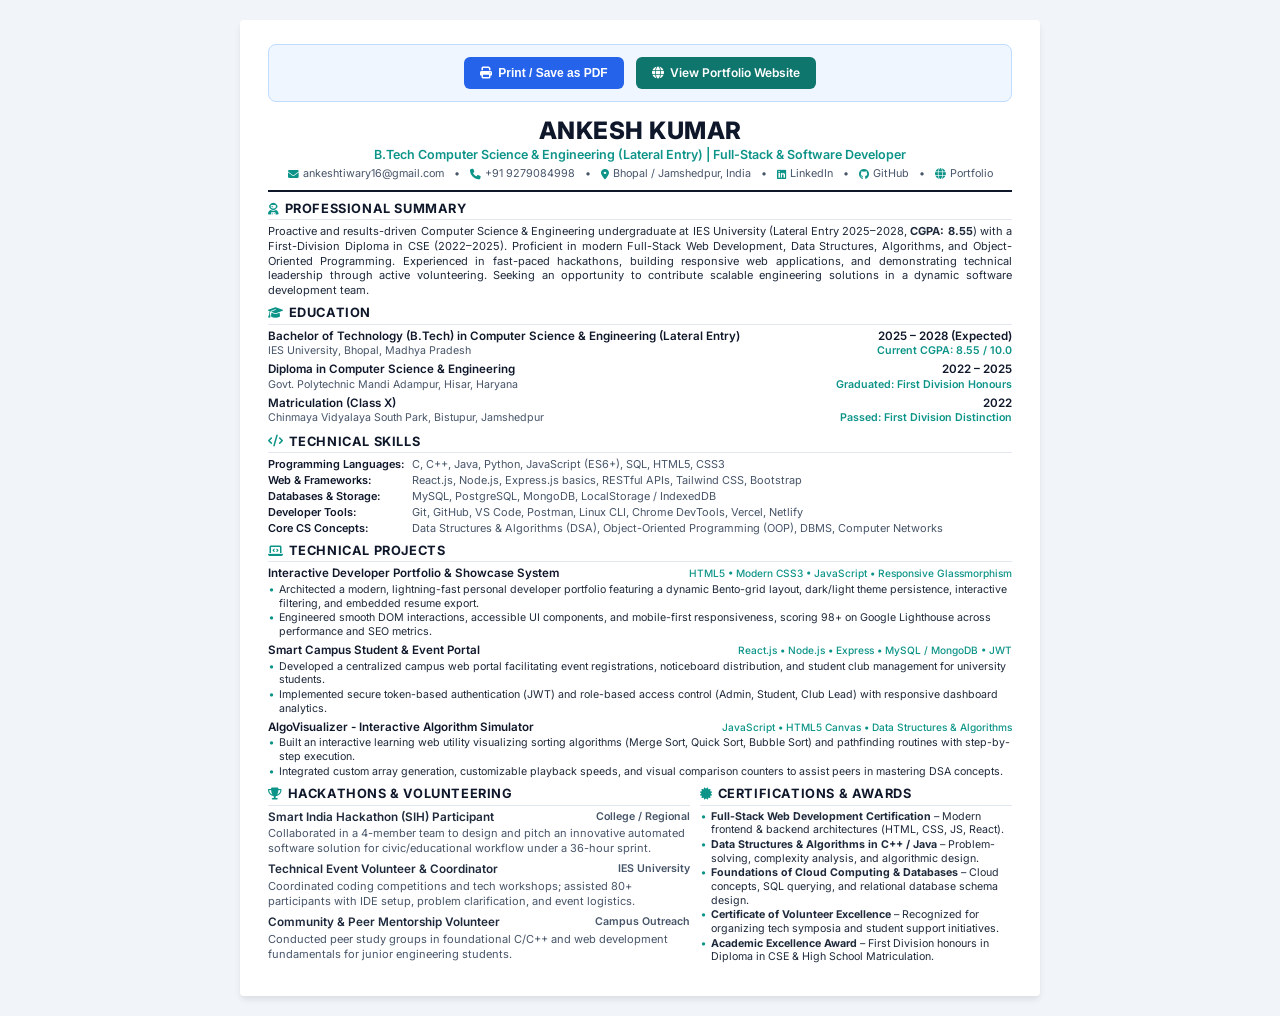
<file: resume.html>
<!DOCTYPE html>
<html lang="en">
<head>
  <meta charset="UTF-8">
  <meta name="viewport" content="width=device-width, initial-scale=1.0">
  <title>Ankesh Kumar - Resume</title>
  <link rel="preconnect" href="https://fonts.googleapis.com">
  <link rel="preconnect" href="https://fonts.gstatic.com" crossorigin>
  <link href="https://fonts.googleapis.com/css2?family=Inter:wght@300;400;500;600;700&display=swap" rel="stylesheet">
  <link rel="stylesheet" href="https://cdnjs.cloudflare.com/ajax/libs/font-awesome/6.5.1/css/all.min.css">
  <style>
    :root {
      --primary: #0f172a;
      --secondary: #0d9488;
      --accent: #2563eb;
      --text: #1e293b;
      --muted: #475569;
      --border: #e2e8f0;
    }

    * {
      box-sizing: border-box;
      margin: 0;
      padding: 0;
    }

    body {
      font-family: 'Inter', -apple-system, BlinkMacSystemFont, 'Segoe UI', Roboto, sans-serif;
      color: var(--text);
      background-color: #f1f5f9;
      line-height: 1.35;
      font-size: 8.8pt;
      -webkit-font-smoothing: antialiased;
    }

    .resume-container {
      width: 100%;
      max-width: 800px;
      margin: 20px auto;
      padding: 24px 28px;
      background: #ffffff;
      box-shadow: 0 4px 6px -1px rgb(0 0 0 / 0.1);
      border-radius: 4px;
    }

    /* Print settings */
    @page {
      size: A4 portrait;
      margin: 8mm 10mm;
    }

    @media print {
      body {
        background: transparent;
        font-size: 8.3pt;
        line-height: 1.28;
      }
      .resume-container {
        margin: 0;
        padding: 0;
        max-width: 100%;
        box-shadow: none;
        border-radius: 0;
      }
      .no-print {
        display: none !important;
      }
      .section {
        margin-bottom: 6px !important;
      }
      .header {
        margin-bottom: 7px !important;
        padding-bottom: 5px !important;
      }
    }

    /* Header */
    .header {
      text-align: center;
      border-bottom: 2px solid var(--primary);
      padding-bottom: 8px;
      margin-bottom: 8px;
    }

    .name {
      font-size: 18pt;
      font-weight: 800;
      letter-spacing: 0.5px;
      color: var(--primary);
      text-transform: uppercase;
      line-height: 1.1;
      margin-bottom: 2px;
    }

    .title {
      font-size: 9.4pt;
      font-weight: 600;
      color: var(--secondary);
      margin-bottom: 4px;
    }

    .contact-info {
      display: flex;
      flex-wrap: wrap;
      justify-content: center;
      align-items: center;
      gap: 10px;
      font-size: 8.1pt;
      color: var(--muted);
    }

    .contact-item {
      display: inline-flex;
      align-items: center;
      gap: 4px;
      text-decoration: none;
      color: inherit;
    }

    .contact-item i {
      color: var(--secondary);
      font-size: 8pt;
    }

    .contact-item a {
      color: inherit;
      text-decoration: none;
    }

    /* Sections */
    .section {
      margin-bottom: 7px;
    }

    .section-title {
      font-size: 9.6pt;
      font-weight: 700;
      color: var(--primary);
      text-transform: uppercase;
      letter-spacing: 0.6px;
      border-bottom: 1px solid var(--border);
      padding-bottom: 2px;
      margin-bottom: 4px;
      display: flex;
      align-items: center;
      gap: 5px;
    }

    .section-title i {
      color: var(--secondary);
      font-size: 9pt;
    }

    .summary-text {
      font-size: 8.3pt;
      color: var(--text);
      text-align: justify;
      line-height: 1.32;
    }

    /* Education */
    .edu-item {
      margin-bottom: 3.5px;
    }

    .item-header {
      display: flex;
      justify-content: space-between;
      align-items: baseline;
      font-weight: 600;
      font-size: 8.7pt;
      color: var(--primary);
    }

    .item-sub {
      display: flex;
      justify-content: space-between;
      align-items: baseline;
      font-size: 8pt;
      color: var(--muted);
    }

    .item-grade {
      font-weight: 600;
      color: var(--secondary);
    }

    /* Skills Grid */
    .skills-grid {
      display: grid;
      grid-template-columns: auto 1fr;
      row-gap: 2px;
      column-gap: 8px;
      font-size: 8.2pt;
      line-height: 1.28;
    }

    .skill-cat {
      font-weight: 600;
      color: var(--primary);
      white-space: nowrap;
    }

    .skill-list {
      color: var(--muted);
    }

    /* Projects */
    .project-item {
      margin-bottom: 4.5px;
    }

    .project-header {
      display: flex;
      justify-content: space-between;
      align-items: baseline;
      font-size: 8.7pt;
      font-weight: 600;
      color: var(--primary);
      margin-bottom: 1px;
    }

    .project-tags {
      font-size: 7.6pt;
      font-weight: 500;
      color: var(--secondary);
    }

    ul.bullet-list {
      list-style-type: none;
      padding-left: 0;
    }

    ul.bullet-list li {
      position: relative;
      padding-left: 11px;
      font-size: 8pt;
      color: var(--text);
      line-height: 1.28;
      margin-bottom: 1px;
    }

    ul.bullet-list li::before {
      content: "•";
      position: absolute;
      left: 1px;
      color: var(--secondary);
      font-weight: bold;
    }

    /* Hackathons & Experience */
    .two-col-grid {
      display: grid;
      grid-template-columns: 1.15fr 0.85fr;
      gap: 10px;
    }

    .badge-pill {
      display: inline-block;
      font-size: 7.5pt;
      background: #f1f5f9;
      color: #334155;
      padding: 1px 6px;
      border-radius: 4px;
      border: 1px solid #cbd5e1;
      font-weight: 500;
    }

    /* Download banner for screen */
    .screen-controls {
      display: flex;
      justify-content: center;
      gap: 12px;
      margin-bottom: 16px;
      padding: 12px;
      background: #eff6ff;
      border: 1px solid #bfdbfe;
      border-radius: 8px;
    }

    .btn-action {
      background: #2563eb;
      color: #ffffff;
      border: none;
      padding: 8px 16px;
      border-radius: 6px;
      font-weight: 600;
      font-size: 9pt;
      cursor: pointer;
      display: inline-flex;
      align-items: center;
      gap: 6px;
      text-decoration: none;
      transition: background 0.2s;
    }

    .btn-action:hover {
      background: #1d4ed8;
    }
  </style>
</head>
<body>

  <div class="resume-container">
    <!-- Screen only action bar -->
    <div class="screen-controls no-print">
      <button class="btn-action" onclick="window.print()"><i class="fa-solid fa-print"></i> Print / Save as PDF</button>
      <a class="btn-action" href="index.html" style="background:#0f766e;"><i class="fa-solid fa-globe"></i> View Portfolio Website</a>
    </div>

    <!-- Header -->
    <header class="header">
      <h1 class="name">Ankesh Kumar</h1>
      <div class="title">B.Tech Computer Science & Engineering (Lateral Entry) | Full-Stack & Software Developer</div>
      <div class="contact-info">
        <span class="contact-item"><i class="fa-solid fa-envelope"></i> <a href="mailto:ankeshtiwary16@gmail.com">ankeshtiwary16@gmail.com</a></span>
        <span>•</span>
        <span class="contact-item"><i class="fa-solid fa-phone"></i> +91 9279084998</span>
        <span>•</span>
        <span class="contact-item"><i class="fa-solid fa-location-dot"></i> Bhopal / Jamshedpur, India</span>
        <span>•</span>
        <span class="contact-item"><i class="fa-brands fa-linkedin"></i> <a href="https://linkedin.com" target="_blank">LinkedIn</a></span>
        <span>•</span>
        <span class="contact-item"><i class="fa-brands fa-github"></i> <a href="https://github.com/Ankeshkumar15" target="_blank">GitHub</a></span>
        <span>•</span>
        <span class="contact-item"><i class="fa-solid fa-globe"></i> <a href="https://portfolio-ankesh.vercel.app" target="_blank">Portfolio</a></span>
      </div>
    </header>

    <!-- Professional Summary -->
    <section class="section">
      <h2 class="section-title"><i class="fa-solid fa-user-astronaut"></i> Professional Summary</h2>
      <p class="summary-text">
        Proactive and results-driven Computer Science & Engineering undergraduate at IES University (Lateral Entry 2025–2028, <strong>CGPA: 8.55</strong>) with a First-Division Diploma in CSE (2022–2025). Proficient in modern Full-Stack Web Development, Data Structures, Algorithms, and Object-Oriented Programming. Experienced in fast-paced hackathons, building responsive web applications, and demonstrating technical leadership through active volunteering. Seeking an opportunity to contribute scalable engineering solutions in a dynamic software development team.
      </p>
    </section>

    <!-- Education -->
    <section class="section">
      <h2 class="section-title"><i class="fa-solid fa-graduation-cap"></i> Education</h2>
      
      <div class="edu-item">
        <div class="item-header">
          <span>Bachelor of Technology (B.Tech) in Computer Science & Engineering (Lateral Entry)</span>
          <span>2025 – 2028 (Expected)</span>
        </div>
        <div class="item-sub">
          <span>IES University, Bhopal, Madhya Pradesh</span>
          <span class="item-grade">Current CGPA: 8.55 / 10.0</span>
        </div>
      </div>

      <div class="edu-item">
        <div class="item-header">
          <span>Diploma in Computer Science & Engineering</span>
          <span>2022 – 2025</span>
        </div>
        <div class="item-sub">
          <span>Govt. Polytechnic Mandi Adampur, Hisar, Haryana</span>
          <span class="item-grade">Graduated: First Division Honours</span>
        </div>
      </div>

      <div class="edu-item">
        <div class="item-header">
          <span>Matriculation (Class X)</span>
          <span>2022</span>
        </div>
        <div class="item-sub">
          <span>Chinmaya Vidyalaya South Park, Bistupur, Jamshedpur</span>
          <span class="item-grade">Passed: First Division Distinction</span>
        </div>
      </div>
    </section>

    <!-- Technical Skills -->
    <section class="section">
      <h2 class="section-title"><i class="fa-solid fa-code"></i> Technical Skills</h2>
      <div class="skills-grid">
        <span class="skill-cat">Programming Languages:</span>
        <span class="skill-list">C, C++, Java, Python, JavaScript (ES6+), SQL, HTML5, CSS3</span>

        <span class="skill-cat">Web & Frameworks:</span>
        <span class="skill-list">React.js, Node.js, Express.js basics, RESTful APIs, Tailwind CSS, Bootstrap</span>

        <span class="skill-cat">Databases & Storage:</span>
        <span class="skill-list">MySQL, PostgreSQL, MongoDB, LocalStorage / IndexedDB</span>

        <span class="skill-cat">Developer Tools:</span>
        <span class="skill-list">Git, GitHub, VS Code, Postman, Linux CLI, Chrome DevTools, Vercel, Netlify</span>

        <span class="skill-cat">Core CS Concepts:</span>
        <span class="skill-list">Data Structures & Algorithms (DSA), Object-Oriented Programming (OOP), DBMS, Computer Networks</span>
      </div>
    </section>

    <!-- Featured Projects -->
    <section class="section">
      <h2 class="section-title"><i class="fa-solid fa-laptop-code"></i> Technical Projects</h2>

      <!-- Portfolio Project (Requested specifically by user) -->
      <div class="project-item">
        <div class="project-header">
          <span>Interactive Developer Portfolio & Showcase System</span>
          <span class="project-tags">HTML5 • Modern CSS3 • JavaScript • Responsive Glassmorphism</span>
        </div>
        <ul class="bullet-list">
          <li>Architected a modern, lightning-fast personal developer portfolio featuring a dynamic Bento-grid layout, dark/light theme persistence, interactive filtering, and embedded resume export.</li>
          <li>Engineered smooth DOM interactions, accessible UI components, and mobile-first responsiveness, scoring 98+ on Google Lighthouse across performance and SEO metrics.</li>
        </ul>
      </div>

      <!-- Project 2 -->
      <div class="project-item">
        <div class="project-header">
          <span>Smart Campus Student & Event Portal</span>
          <span class="project-tags">React.js • Node.js • Express • MySQL / MongoDB • JWT</span>
        </div>
        <ul class="bullet-list">
          <li>Developed a centralized campus web portal facilitating event registrations, noticeboard distribution, and student club management for university students.</li>
          <li>Implemented secure token-based authentication (JWT) and role-based access control (Admin, Student, Club Lead) with responsive dashboard analytics.</li>
        </ul>
      </div>

      <!-- Project 3 -->
      <div class="project-item">
        <div class="project-header">
          <span>AlgoVisualizer - Interactive Algorithm Simulator</span>
          <span class="project-tags">JavaScript • HTML5 Canvas • Data Structures & Algorithms</span>
        </div>
        <ul class="bullet-list">
          <li>Built an interactive learning web utility visualizing sorting algorithms (Merge Sort, Quick Sort, Bubble Sort) and pathfinding routines with step-by-step execution.</li>
          <li>Integrated custom array generation, customizable playback speeds, and visual comparison counters to assist peers in mastering DSA concepts.</li>
        </ul>
      </div>
    </section>

    <!-- Hackathons, Volunteering & Certifications in 2 Columns -->
    <div class="two-col-grid">
      <!-- Column 1: Hackathons & Leadership -->
      <section class="section">
        <h2 class="section-title"><i class="fa-solid fa-trophy"></i> Hackathons & Volunteering</h2>
        
        <div style="margin-bottom: 6px;">
          <div style="display:flex; justify-content:space-between; font-weight:600; font-size:8.8pt;">
            <span>Smart India Hackathon (SIH) Participant</span>
            <span style="color:var(--muted); font-size:8pt;">College / Regional</span>
          </div>
          <p style="font-size:8.3pt; color:var(--muted); margin-top:1px;">
            Collaborated in a 4-member team to design and pitch an innovative automated software solution for civic/educational workflow under a 36-hour sprint.
          </p>
        </div>

        <div style="margin-bottom: 6px;">
          <div style="display:flex; justify-content:space-between; font-weight:600; font-size:8.8pt;">
            <span>Technical Event Volunteer & Coordinator</span>
            <span style="color:var(--muted); font-size:8pt;">IES University</span>
          </div>
          <p style="font-size:8.3pt; color:var(--muted); margin-top:1px;">
            Coordinated coding competitions and tech workshops; assisted 80+ participants with IDE setup, problem clarification, and event logistics.
          </p>
        </div>

        <div>
          <div style="display:flex; justify-content:space-between; font-weight:600; font-size:8.8pt;">
            <span>Community & Peer Mentorship Volunteer</span>
            <span style="color:var(--muted); font-size:8pt;">Campus Outreach</span>
          </div>
          <p style="font-size:8.3pt; color:var(--muted); margin-top:1px;">
            Conducted peer study groups in foundational C/C++ and web development fundamentals for junior engineering students.
          </p>
        </div>
      </section>

      <!-- Column 2: Certifications & Key Strengths -->
      <section class="section">
        <h2 class="section-title"><i class="fa-solid fa-certificate"></i> Certifications & Awards</h2>
        <ul class="bullet-list">
          <li><strong>Full-Stack Web Development Certification</strong> – Modern frontend & backend architectures (HTML, CSS, JS, React).</li>
          <li><strong>Data Structures & Algorithms in C++ / Java</strong> – Problem-solving, complexity analysis, and algorithmic design.</li>
          <li><strong>Foundations of Cloud Computing & Databases</strong> – Cloud concepts, SQL querying, and relational database schema design.</li>
          <li><strong>Certificate of Volunteer Excellence</strong> – Recognized for organizing tech symposia and student support initiatives.</li>
          <li><strong>Academic Excellence Award</strong> – First Division honours in Diploma in CSE & High School Matriculation.</li>
        </ul>
      </section>
    </div>

  </div>

</body>
</html>
</file>
<file: css/style.css>
/* ==========================================================================
   ANKESH KUMAR - MODERN DEVELOPER PORTFOLIO STYLESHEET
   Clean, Modern Bento-Grid, Glassmorphic Dark/Light Mode Design
   ========================================================================== */

:root {
  /* Color Palette - Modern Dark Theme (Default) */
  --bg-primary: #090d16;
  --bg-secondary: #0f172a;
  --bg-card: rgba(17, 24, 39, 0.75);
  --bg-card-hover: rgba(30, 41, 59, 0.85);
  --bg-glass: rgba(15, 23, 42, 0.65);
  
  --border-color: rgba(255, 255, 255, 0.08);
  --border-glow: rgba(99, 102, 241, 0.35);
  
  --text-primary: #f8fafc;
  --text-secondary: #94a3b8;
  --text-muted: #64748b;
  
  --accent-primary: #6366f1;       /* Indigo */
  --accent-secondary: #06b6d4;     /* Cyan */
  --accent-success: #10b981;       /* Emerald */
  --accent-warning: #f59e0b;       /* Amber */
  --accent-gradient: linear-gradient(135deg, #6366f1 0%, #06b6d4 100%);
  --accent-glow: 0 0 24px rgba(99, 102, 241, 0.25);
  
  --card-shadow: 0 10px 30px -10px rgba(0, 0, 0, 0.5);
  --card-radius: 16px;
  --transition: all 0.3s cubic-bezier(0.16, 1, 0.3, 1);
}

[data-theme="light"] {
  --bg-primary: #f8fafc;
  --bg-secondary: #ffffff;
  --bg-card: rgba(255, 255, 255, 0.85);
  --bg-card-hover: rgba(241, 245, 249, 0.95);
  --bg-glass: rgba(255, 255, 255, 0.75);
  
  --border-color: rgba(0, 0, 0, 0.08);
  --border-glow: rgba(99, 102, 241, 0.25);
  
  --text-primary: #0f172a;
  --text-secondary: #475569;
  --text-muted: #94a3b8;
  
  --card-shadow: 0 10px 25px -5px rgba(0, 0, 0, 0.07);
}

/* Base & Reset */
*, *::before, *::after {
  box-sizing: border-box;
  margin: 0;
  padding: 0;
}

html {
  scroll-behavior: smooth;
  font-size: 16px;
}

body {
  font-family: 'Plus Jakarta Sans', 'Inter', -apple-system, BlinkMacSystemFont, sans-serif;
  background-color: var(--bg-primary);
  color: var(--text-primary);
  line-height: 1.6;
  overflow-x: hidden;
  transition: background-color 0.3s ease, color 0.3s ease;
  position: relative;
}

/* Background Canvas / Particles */
#bg-canvas {
  position: fixed;
  top: 0;
  left: 0;
  width: 100%;
  height: 100%;
  pointer-events: none;
  z-index: 0;
  opacity: 0.5;
}

/* Layout Container */
.container {
  width: 100%;
  max-width: 1200px;
  margin: 0 auto;
  padding: 0 24px;
  position: relative;
  z-index: 1;
}

/* Typography Helpers */
.gradient-text {
  background: var(--accent-gradient);
  -webkit-background-clip: text;
  -webkit-text-fill-color: transparent;
  display: inline-block;
}

.section {
  padding: 96px 0;
  position: relative;
}

.section-header {
  text-align: center;
  margin-bottom: 56px;
}

.section-badge {
  display: inline-flex;
  align-items: center;
  gap: 8px;
  padding: 6px 14px;
  border-radius: 999px;
  background: rgba(99, 102, 241, 0.1);
  border: 1px solid var(--border-glow);
  color: var(--accent-secondary);
  font-size: 0.85rem;
  font-weight: 600;
  letter-spacing: 0.5px;
  text-transform: uppercase;
  margin-bottom: 12px;
}

.section-title {
  font-size: 2.35rem;
  font-weight: 800;
  letter-spacing: -0.5px;
  color: var(--text-primary);
  margin-bottom: 12px;
}

.section-subtitle {
  font-size: 1.05rem;
  color: var(--text-secondary);
  max-width: 620px;
  margin: 0 auto;
}

/* ==========================================================================
   Navigation Bar
   ========================================================================== */
.navbar {
  position: fixed;
  top: 0;
  left: 0;
  width: 100%;
  z-index: 1000;
  padding: 16px 0;
  transition: var(--transition);
  background: transparent;
}

.navbar.scrolled {
  background: var(--bg-glass);
  backdrop-filter: blur(16px);
  -webkit-backdrop-filter: blur(16px);
  border-bottom: 1px solid var(--border-color);
  padding: 12px 0;
  box-shadow: 0 4px 20px rgba(0, 0, 0, 0.15);
}

.nav-container {
  display: flex;
  justify-content: space-between;
  align-items: center;
}

.brand-logo {
  display: flex;
  align-items: center;
  gap: 8px;
  font-size: 1.45rem;
  font-weight: 800;
  color: var(--text-primary);
  text-decoration: none;
  letter-spacing: -0.5px;
}

.brand-logo .logo-dot {
  color: var(--accent-primary);
}

.brand-badge {
  display: inline-flex;
  align-items: center;
  gap: 6px;
  font-size: 0.72rem;
  font-weight: 600;
  background: rgba(16, 185, 129, 0.15);
  border: 1px solid rgba(16, 185, 129, 0.3);
  color: var(--accent-success);
  padding: 2px 8px;
  border-radius: 999px;
  margin-left: 8px;
}

.status-dot {
  width: 7px;
  height: 7px;
  border-radius: 50%;
  background-color: var(--accent-success);
  box-shadow: 0 0 8px var(--accent-success);
  animation: pulse 2s infinite;
}

@keyframes pulse {
  0% { transform: scale(0.95); box-shadow: 0 0 0 0 rgba(16, 185, 129, 0.7); }
  70% { transform: scale(1); box-shadow: 0 0 0 6px rgba(16, 185, 129, 0); }
  100% { transform: scale(0.95); box-shadow: 0 0 0 0 rgba(16, 185, 129, 0); }
}

.nav-menu {
  display: flex;
  align-items: center;
  list-style: none;
  gap: 28px;
}

.nav-link {
  color: var(--text-secondary);
  text-decoration: none;
  font-size: 0.92rem;
  font-weight: 500;
  transition: var(--transition);
  position: relative;
}

.nav-link:hover, .nav-link.active {
  color: var(--text-primary);
}

.nav-link::after {
  content: '';
  position: absolute;
  bottom: -4px;
  left: 0;
  width: 0;
  height: 2px;
  background: var(--accent-gradient);
  transition: width 0.25s ease;
  border-radius: 2px;
}

.nav-link:hover::after, .nav-link.active::after {
  width: 100%;
}

.nav-actions {
  display: flex;
  align-items: center;
  gap: 14px;
}

/* Theme Toggle Button */
.theme-toggle {
  background: var(--bg-card);
  border: 1px solid var(--border-color);
  color: var(--text-primary);
  width: 38px;
  height: 38px;
  border-radius: 50%;
  cursor: pointer;
  display: flex;
  align-items: center;
  justify-content: center;
  font-size: 1rem;
  transition: var(--transition);
}

.theme-toggle:hover {
  border-color: var(--accent-primary);
  transform: rotate(15deg);
}

.mobile-toggle {
  display: none;
  background: transparent;
  border: none;
  color: var(--text-primary);
  font-size: 1.4rem;
  cursor: pointer;
}

/* ==========================================================================
   Buttons
   ========================================================================== */
.btn {
  display: inline-flex;
  align-items: center;
  justify-content: center;
  gap: 8px;
  padding: 10px 22px;
  border-radius: 10px;
  font-size: 0.92rem;
  font-weight: 600;
  text-decoration: none;
  cursor: pointer;
  transition: var(--transition);
  border: 1px solid transparent;
}

.btn-primary {
  background: var(--accent-gradient);
  color: #ffffff;
  box-shadow: 0 4px 16px rgba(99, 102, 241, 0.35);
}

.btn-primary:hover {
  transform: translateY(-2px);
  box-shadow: 0 8px 24px rgba(99, 102, 241, 0.5);
}

.btn-secondary {
  background: var(--bg-card);
  color: var(--text-primary);
  border: 1px solid var(--border-color);
  backdrop-filter: blur(8px);
}

.btn-secondary:hover {
  background: var(--bg-card-hover);
  border-color: var(--accent-primary);
  transform: translateY(-2px);
}

.btn-sm {
  padding: 7px 14px;
  font-size: 0.82rem;
  border-radius: 8px;
}

/* ==========================================================================
   Hero Section
   ========================================================================== */
.hero {
  min-height: 100vh;
  display: flex;
  align-items: center;
  padding-top: 110px;
  padding-bottom: 60px;
  position: relative;
}

.hero-grid {
  display: grid;
  grid-template-columns: 1.2fr 0.8fr;
  align-items: center;
  gap: 48px;
}

.hero-badge {
  display: inline-flex;
  align-items: center;
  gap: 8px;
  padding: 6px 14px;
  border-radius: 999px;
  background: rgba(99, 102, 241, 0.12);
  border: 1px solid var(--border-glow);
  color: var(--accent-secondary);
  font-size: 0.85rem;
  font-weight: 600;
  margin-bottom: 20px;
}

.hero-title {
  font-size: 3.4rem;
  font-weight: 800;
  line-height: 1.15;
  letter-spacing: -1px;
  margin-bottom: 16px;
}

.hero-role-wrapper {
  font-size: 1.5rem;
  font-weight: 600;
  color: var(--text-secondary);
  margin-bottom: 20px;
  display: flex;
  align-items: center;
  gap: 8px;
  min-height: 40px;
}

.typed-text {
  color: var(--accent-secondary);
  border-right: 2px solid var(--accent-primary);
  white-space: nowrap;
  animation: blink 0.75s step-end infinite;
}

@keyframes blink {
  from, to { border-color: transparent; }
  50% { border-color: var(--accent-primary); }
}

.hero-desc {
  font-size: 1.08rem;
  color: var(--text-secondary);
  max-width: 580px;
  line-height: 1.7;
  margin-bottom: 32px;
}

.hero-actions {
  display: flex;
  flex-wrap: wrap;
  gap: 16px;
  margin-bottom: 40px;
}

.hero-socials {
  display: flex;
  align-items: center;
  gap: 16px;
}

.social-label {
  font-size: 0.88rem;
  color: var(--text-muted);
  font-weight: 500;
}

.social-icon-btn {
  width: 40px;
  height: 40px;
  border-radius: 50%;
  background: var(--bg-card);
  border: 1px solid var(--border-color);
  color: var(--text-secondary);
  display: inline-flex;
  align-items: center;
  justify-content: center;
  text-decoration: none;
  font-size: 1rem;
  transition: var(--transition);
}

.social-icon-btn:hover {
  color: var(--accent-primary);
  border-color: var(--accent-primary);
  transform: translateY(-3px);
  box-shadow: 0 4px 12px rgba(99, 102, 241, 0.25);
}

/* Hero Right Visual / Card */
.hero-visual {
  position: relative;
}

.profile-card {
  background: var(--bg-card);
  backdrop-filter: blur(16px);
  -webkit-backdrop-filter: blur(16px);
  border: 1px solid var(--border-color);
  border-radius: var(--card-radius);
  padding: 32px;
  box-shadow: var(--card-shadow);
  position: relative;
  overflow: hidden;
  transition: var(--transition);
}

.profile-card:hover {
  border-color: var(--border-glow);
  box-shadow: 0 16px 40px -10px rgba(99, 102, 241, 0.3);
}

.profile-card::before {
  content: '';
  position: absolute;
  top: -50%;
  left: -50%;
  width: 200%;
  height: 200%;
  background: radial-gradient(circle at center, rgba(99, 102, 241, 0.12) 0%, transparent 65%);
  pointer-events: none;
}

.profile-avatar-wrapper {
  position: relative;
  width: 110px;
  height: 110px;
  margin: 0 auto 20px;
}

.profile-avatar {
  width: 100%;
  height: 100%;
  border-radius: 50%;
  background: var(--accent-gradient);
  display: flex;
  align-items: center;
  justify-content: center;
  font-size: 2.8rem;
  color: #ffffff;
  font-weight: 800;
  box-shadow: 0 8px 24px rgba(99, 102, 241, 0.4);
}

.avatar-badge {
  position: absolute;
  bottom: 0;
  right: 0;
  background: var(--bg-secondary);
  border: 2px solid var(--bg-card);
  width: 32px;
  height: 32px;
  border-radius: 50%;
  display: flex;
  align-items: center;
  justify-content: center;
  color: var(--accent-secondary);
  font-size: 0.85rem;
}

.profile-details {
  text-align: center;
}

.profile-details h3 {
  font-size: 1.4rem;
  font-weight: 700;
  margin-bottom: 4px;
}

.profile-details p {
  color: var(--accent-secondary);
  font-size: 0.9rem;
  font-weight: 500;
  margin-bottom: 20px;
}

/* Hero Quick Stats Bento */
.quick-stats-grid {
  display: grid;
  grid-template-columns: 1fr 1fr;
  gap: 12px;
  margin-top: 20px;
}

.stat-box {
  background: rgba(255, 255, 255, 0.03);
  border: 1px solid var(--border-color);
  padding: 12px;
  border-radius: 12px;
  text-align: center;
  transition: var(--transition);
}

.stat-box:hover {
  background: rgba(99, 102, 241, 0.08);
  border-color: var(--border-glow);
}

.stat-number {
  font-size: 1.4rem;
  font-weight: 800;
  color: var(--text-primary);
  display: block;
}

.stat-label {
  font-size: 0.75rem;
  color: var(--text-muted);
  text-transform: uppercase;
  letter-spacing: 0.5px;
  font-weight: 600;
}

/* ==========================================================================
   Bento Grid & About Section
   ========================================================================== */
.bento-grid {
  display: grid;
  grid-template-columns: repeat(12, 1fr);
  gap: 20px;
}

.bento-card {
  background: var(--bg-card);
  backdrop-filter: blur(12px);
  -webkit-backdrop-filter: blur(12px);
  border: 1px solid var(--border-color);
  border-radius: var(--card-radius);
  padding: 28px;
  box-shadow: var(--card-shadow);
  transition: var(--transition);
  position: relative;
  overflow: hidden;
}

.bento-card:hover {
  transform: translateY(-4px);
  border-color: var(--border-glow);
  box-shadow: 0 16px 36px -8px rgba(0, 0, 0, 0.4);
}

.bento-col-8 { grid-column: span 8; }
.bento-col-4 { grid-column: span 4; }
.bento-col-6 { grid-column: span 6; }
.bento-col-12 { grid-column: span 12; }

.card-title {
  font-size: 1.25rem;
  font-weight: 700;
  margin-bottom: 16px;
  display: flex;
  align-items: center;
  gap: 10px;
}

.card-title i {
  color: var(--accent-secondary);
}

/* Timeline in Bento */
.timeline {
  position: relative;
  padding-left: 24px;
}

.timeline::before {
  content: '';
  position: absolute;
  top: 6px;
  bottom: 6px;
  left: 6px;
  width: 2px;
  background: var(--border-color);
}

.timeline-item {
  position: relative;
  margin-bottom: 24px;
}

.timeline-item:last-child {
  margin-bottom: 0;
}

.timeline-dot {
  position: absolute;
  left: -24px;
  top: 4px;
  width: 14px;
  height: 14px;
  border-radius: 50%;
  background: var(--bg-secondary);
  border: 3px solid var(--accent-primary);
  box-shadow: 0 0 10px rgba(99, 102, 241, 0.5);
}

.timeline-header {
  display: flex;
  justify-content: space-between;
  align-items: baseline;
  flex-wrap: wrap;
  gap: 8px;
  margin-bottom: 4px;
}

.timeline-title {
  font-size: 1rem;
  font-weight: 700;
  color: var(--text-primary);
}

.timeline-period {
  font-size: 0.78rem;
  font-weight: 600;
  color: var(--accent-secondary);
  background: rgba(6, 182, 212, 0.1);
  padding: 2px 8px;
  border-radius: 4px;
}

.timeline-sub {
  font-size: 0.88rem;
  color: var(--text-secondary);
  margin-bottom: 6px;
}

.timeline-grade {
  display: inline-block;
  font-size: 0.82rem;
  font-weight: 700;
  color: var(--accent-success);
}

.timeline-desc {
  font-size: 0.84rem;
  color: var(--text-muted);
  line-height: 1.5;
}

/* Feature tags list */
.feature-pills {
  display: flex;
  flex-wrap: wrap;
  gap: 8px;
  margin-top: 14px;
}

.pill {
  display: inline-flex;
  align-items: center;
  gap: 6px;
  padding: 5px 12px;
  background: rgba(255, 255, 255, 0.04);
  border: 1px solid var(--border-color);
  border-radius: 8px;
  font-size: 0.82rem;
  color: var(--text-secondary);
  font-weight: 500;
  transition: var(--transition);
}

.pill:hover {
  background: rgba(99, 102, 241, 0.12);
  border-color: var(--accent-primary);
  color: var(--text-primary);
}

/* ==========================================================================
   Technical Skills Section
   ========================================================================== */
.skills-tabs {
  display: flex;
  justify-content: center;
  flex-wrap: wrap;
  gap: 10px;
  margin-bottom: 36px;
}

.tab-btn {
  padding: 8px 18px;
  background: var(--bg-card);
  border: 1px solid var(--border-color);
  border-radius: 999px;
  color: var(--text-secondary);
  font-size: 0.88rem;
  font-weight: 600;
  cursor: pointer;
  transition: var(--transition);
}

.tab-btn:hover, .tab-btn.active {
  background: var(--accent-gradient);
  color: #ffffff;
  border-color: transparent;
  box-shadow: 0 4px 14px rgba(99, 102, 241, 0.35);
}

.skills-grid {
  display: grid;
  grid-template-columns: repeat(auto-fill, minmax(250px, 1fr));
  gap: 20px;
}

.skill-card {
  background: var(--bg-card);
  backdrop-filter: blur(10px);
  border: 1px solid var(--border-color);
  border-radius: var(--card-radius);
  padding: 20px;
  transition: var(--transition);
  position: relative;
}

.skill-card:hover {
  transform: translateY(-4px);
  border-color: var(--border-glow);
  box-shadow: 0 10px 24px -5px rgba(99, 102, 241, 0.2);
}

.skill-top {
  display: flex;
  align-items: center;
  gap: 12px;
  margin-bottom: 12px;
}

.skill-icon {
  width: 44px;
  height: 44px;
  border-radius: 12px;
  background: rgba(99, 102, 241, 0.1);
  display: flex;
  align-items: center;
  justify-content: center;
  font-size: 1.4rem;
  color: var(--accent-secondary);
  transition: var(--transition);
}

.skill-card:hover .skill-icon {
  background: var(--accent-gradient);
  color: #ffffff;
  transform: scale(1.05);
}

.skill-info h4 {
  font-size: 1rem;
  font-weight: 700;
}

.skill-info span {
  font-size: 0.78rem;
  color: var(--text-muted);
}

.skill-bar-bg {
  width: 100%;
  height: 6px;
  background: rgba(255, 255, 255, 0.08);
  border-radius: 6px;
  overflow: hidden;
  margin-top: 10px;
}

.skill-bar-fill {
  height: 100%;
  background: var(--accent-gradient);
  border-radius: 6px;
  transition: width 1s ease-in-out;
}

/* ==========================================================================
   Featured Projects Section
   ========================================================================== */
.projects-filter {
  display: flex;
  justify-content: center;
  gap: 10px;
  margin-bottom: 36px;
  flex-wrap: wrap;
}

.filter-btn {
  padding: 8px 18px;
  background: var(--bg-card);
  border: 1px solid var(--border-color);
  border-radius: 999px;
  color: var(--text-secondary);
  font-size: 0.88rem;
  font-weight: 600;
  cursor: pointer;
  transition: var(--transition);
}

.filter-btn.active, .filter-btn:hover {
  background: var(--accent-gradient);
  color: #ffffff;
  border-color: transparent;
  box-shadow: 0 4px 14px rgba(99, 102, 241, 0.35);
}

.projects-grid {
  display: grid;
  grid-template-columns: repeat(auto-fill, minmax(360px, 1fr));
  gap: 28px;
}

.project-card {
  background: var(--bg-card);
  backdrop-filter: blur(12px);
  border: 1px solid var(--border-color);
  border-radius: var(--card-radius);
  overflow: hidden;
  box-shadow: var(--card-shadow);
  transition: var(--transition);
  display: flex;
  flex-direction: column;
}

.project-card:hover {
  transform: translateY(-6px);
  border-color: var(--border-glow);
  box-shadow: 0 16px 36px -8px rgba(99, 102, 241, 0.25);
}

.project-banner {
  height: 180px;
  background: linear-gradient(135deg, rgba(99, 102, 241, 0.2) 0%, rgba(6, 182, 212, 0.2) 100%), var(--bg-secondary);
  position: relative;
  display: flex;
  align-items: center;
  justify-content: center;
  border-bottom: 1px solid var(--border-color);
  overflow: hidden;
}

.banner-icon {
  font-size: 3.5rem;
  color: var(--accent-secondary);
  opacity: 0.85;
  transition: var(--transition);
}

.project-card:hover .banner-icon {
  transform: scale(1.15) rotate(5deg);
  opacity: 1;
}

.project-tag-badge {
  position: absolute;
  top: 14px;
  right: 14px;
  background: rgba(15, 23, 42, 0.85);
  backdrop-filter: blur(6px);
  border: 1px solid var(--border-color);
  color: var(--accent-secondary);
  padding: 3px 10px;
  border-radius: 999px;
  font-size: 0.75rem;
  font-weight: 600;
}

.project-body {
  padding: 24px;
  display: flex;
  flex-direction: column;
  flex-grow: 1;
}

.project-title {
  font-size: 1.25rem;
  font-weight: 700;
  margin-bottom: 8px;
  color: var(--text-primary);
}

.project-desc {
  font-size: 0.9rem;
  color: var(--text-secondary);
  line-height: 1.6;
  margin-bottom: 18px;
  flex-grow: 1;
}

.project-tech-stack {
  display: flex;
  flex-wrap: wrap;
  gap: 6px;
  margin-bottom: 20px;
}

.tech-tag {
  font-size: 0.74rem;
  font-weight: 600;
  background: rgba(255, 255, 255, 0.05);
  border: 1px solid var(--border-color);
  color: var(--text-secondary);
  padding: 2px 8px;
  border-radius: 6px;
}

.project-footer {
  display: flex;
  gap: 12px;
}

/* ==========================================================================
   Hackathons & Volunteering
   ========================================================================== */
.experience-grid {
  display: grid;
  grid-template-columns: 1fr 1fr;
  gap: 28px;
}

.exp-column {
  display: flex;
  flex-direction: column;
  gap: 20px;
}

.exp-card {
  background: var(--bg-card);
  backdrop-filter: blur(10px);
  border: 1px solid var(--border-color);
  border-radius: var(--card-radius);
  padding: 24px;
  transition: var(--transition);
}

.exp-card:hover {
  transform: translateY(-3px);
  border-color: var(--border-glow);
  box-shadow: 0 10px 24px -5px rgba(0, 0, 0, 0.3);
}

.exp-header {
  display: flex;
  align-items: flex-start;
  gap: 16px;
  margin-bottom: 14px;
}

.exp-icon {
  width: 44px;
  height: 44px;
  border-radius: 12px;
  background: rgba(99, 102, 241, 0.12);
  display: flex;
  align-items: center;
  justify-content: center;
  font-size: 1.3rem;
  color: var(--accent-primary);
  flex-shrink: 0;
}

.exp-meta h4 {
  font-size: 1.05rem;
  font-weight: 700;
  margin-bottom: 2px;
}

.exp-sub {
  font-size: 0.82rem;
  color: var(--accent-secondary);
  font-weight: 600;
}

.exp-period {
  font-size: 0.76rem;
  color: var(--text-muted);
}

.exp-body {
  font-size: 0.88rem;
  color: var(--text-secondary);
  line-height: 1.55;
}

/* ==========================================================================
   Certifications
   ========================================================================== */
.cert-grid {
  display: grid;
  grid-template-columns: repeat(auto-fill, minmax(260px, 1fr));
  gap: 20px;
}

.cert-card {
  background: var(--bg-card);
  border: 1px solid var(--border-color);
  border-radius: var(--card-radius);
  padding: 20px;
  transition: var(--transition);
  display: flex;
  flex-direction: column;
  justify-content: space-between;
}

.cert-card:hover {
  transform: translateY(-4px);
  border-color: var(--border-glow);
  box-shadow: 0 12px 24px -6px rgba(99, 102, 241, 0.2);
}

.cert-top {
  display: flex;
  align-items: center;
  gap: 12px;
  margin-bottom: 12px;
}

.cert-icon {
  font-size: 1.6rem;
  color: var(--accent-warning);
}

.cert-card h4 {
  font-size: 0.96rem;
  font-weight: 700;
  margin-bottom: 4px;
}

.cert-card p {
  font-size: 0.82rem;
  color: var(--text-muted);
}

.cert-status {
  display: inline-flex;
  align-items: center;
  gap: 6px;
  font-size: 0.75rem;
  font-weight: 600;
  color: var(--accent-success);
  margin-top: 12px;
}

/* ==========================================================================
   Resume Showcase Section
   ========================================================================== */
.resume-banner {
  background: var(--bg-card);
  backdrop-filter: blur(12px);
  border: 1px solid var(--border-color);
  border-radius: var(--card-radius);
  padding: 40px;
  display: grid;
  grid-template-columns: 1.4fr 0.6fr;
  align-items: center;
  gap: 36px;
  box-shadow: var(--card-shadow);
  position: relative;
  overflow: hidden;
}

.resume-banner::after {
  content: '';
  position: absolute;
  right: -80px;
  bottom: -80px;
  width: 250px;
  height: 250px;
  background: radial-gradient(circle, rgba(99, 102, 241, 0.2) 0%, transparent 70%);
  border-radius: 50%;
  pointer-events: none;
}

.resume-banner-content h3 {
  font-size: 1.8rem;
  font-weight: 800;
  margin-bottom: 12px;
}

.resume-banner-content p {
  font-size: 1rem;
  color: var(--text-secondary);
  line-height: 1.6;
  margin-bottom: 24px;
}

.resume-banner-actions {
  display: flex;
  flex-wrap: wrap;
  gap: 14px;
}

.resume-preview-box {
  background: var(--bg-secondary);
  border: 1px solid var(--border-color);
  border-radius: 12px;
  padding: 16px;
  text-align: center;
  box-shadow: 0 10px 25px rgba(0, 0, 0, 0.2);
}

.resume-preview-thumb {
  width: 100%;
  height: 140px;
  background: #ffffff;
  border-radius: 6px;
  display: flex;
  flex-direction: column;
  padding: 12px;
  gap: 6px;
  overflow: hidden;
  position: relative;
  border: 1px solid #cbd5e1;
}

.preview-skeleton-bar {
  background: #e2e8f0;
  border-radius: 3px;
  height: 8px;
}

.preview-skeleton-bar.title {
  height: 12px;
  background: #94a3b8;
  width: 60%;
  margin: 0 auto 6px;
}

/* ==========================================================================
   Contact Section
   ========================================================================== */
.contact-grid {
  display: grid;
  grid-template-columns: 0.9fr 1.1fr;
  gap: 36px;
}

.contact-info-card {
  background: var(--bg-card);
  backdrop-filter: blur(12px);
  border: 1px solid var(--border-color);
  border-radius: var(--card-radius);
  padding: 32px;
  display: flex;
  flex-direction: column;
  gap: 24px;
}

.contact-item-box {
  display: flex;
  align-items: flex-start;
  gap: 16px;
}

.contact-icon-circle {
  width: 48px;
  height: 48px;
  border-radius: 14px;
  background: rgba(99, 102, 241, 0.12);
  display: flex;
  align-items: center;
  justify-content: center;
  font-size: 1.25rem;
  color: var(--accent-secondary);
  flex-shrink: 0;
}

.contact-meta h4 {
  font-size: 0.88rem;
  color: var(--text-muted);
  text-transform: uppercase;
  letter-spacing: 0.5px;
  margin-bottom: 2px;
}

.contact-meta p, .contact-meta a {
  font-size: 1.05rem;
  font-weight: 600;
  color: var(--text-primary);
  text-decoration: none;
  transition: var(--transition);
}

.contact-meta a:hover {
  color: var(--accent-primary);
}

.copy-btn {
  margin-left: 8px;
  background: transparent;
  border: none;
  color: var(--text-muted);
  cursor: pointer;
  font-size: 0.88rem;
  transition: var(--transition);
}

.copy-btn:hover {
  color: var(--accent-primary);
}

/* Contact Form */
.contact-form-card {
  background: var(--bg-card);
  backdrop-filter: blur(12px);
  border: 1px solid var(--border-color);
  border-radius: var(--card-radius);
  padding: 32px;
}

.form-group {
  margin-bottom: 18px;
}

.form-label {
  display: block;
  font-size: 0.88rem;
  font-weight: 600;
  margin-bottom: 6px;
  color: var(--text-primary);
}

.form-control {
  width: 100%;
  padding: 12px 16px;
  background: rgba(255, 255, 255, 0.04);
  border: 1px solid var(--border-color);
  border-radius: 10px;
  color: var(--text-primary);
  font-family: inherit;
  font-size: 0.95rem;
  transition: var(--transition);
}

.form-control:focus {
  outline: none;
  border-color: var(--accent-primary);
  background: rgba(255, 255, 255, 0.07);
  box-shadow: 0 0 0 3px rgba(99, 102, 241, 0.2);
}

textarea.form-control {
  min-height: 120px;
  resize: vertical;
}

/* ==========================================================================
   Footer
   ========================================================================== */
.footer {
  border-top: 1px solid var(--border-color);
  background: var(--bg-secondary);
  padding: 40px 0;
  text-align: center;
  position: relative;
  z-index: 1;
}

.footer-content {
  display: flex;
  flex-direction: column;
  align-items: center;
  gap: 16px;
}

.footer-text {
  font-size: 0.9rem;
  color: var(--text-muted);
}

.back-to-top {
  position: fixed;
  bottom: 28px;
  right: 28px;
  width: 44px;
  height: 44px;
  border-radius: 50%;
  background: var(--accent-gradient);
  color: #ffffff;
  display: flex;
  align-items: center;
  justify-content: center;
  font-size: 1.1rem;
  text-decoration: none;
  box-shadow: 0 4px 16px rgba(99, 102, 241, 0.4);
  opacity: 0;
  visibility: hidden;
  transition: var(--transition);
  z-index: 999;
}

.back-to-top.visible {
  opacity: 1;
  visibility: visible;
}

.back-to-top:hover {
  transform: translateY(-4px);
}

/* ==========================================================================
   Toast Notification
   ========================================================================== */
.toast {
  position: fixed;
  bottom: 30px;
  left: 50%;
  transform: translateX(-50%) translateY(100px);
  background: var(--bg-secondary);
  color: var(--text-primary);
  border: 1px solid var(--border-glow);
  padding: 12px 24px;
  border-radius: 999px;
  font-size: 0.9rem;
  font-weight: 600;
  box-shadow: 0 10px 30px rgba(0, 0, 0, 0.4);
  display: flex;
  align-items: center;
  gap: 10px;
  opacity: 0;
  transition: all 0.3s cubic-bezier(0.16, 1, 0.3, 1);
  z-index: 9999;
}

.toast.show {
  transform: translateX(-50%) translateY(0);
  opacity: 1;
}

/* ==========================================================================
   Responsive Breakpoints
   ========================================================================== */
@media (max-width: 992px) {
  .hero-grid {
    grid-template-columns: 1fr;
    text-align: center;
  }
  .hero-title {
    font-size: 2.8rem;
  }
  .hero-role-wrapper {
    justify-content: center;
  }
  .hero-desc {
    margin: 0 auto 32px;
  }
  .hero-actions {
    justify-content: center;
  }
  .hero-socials {
    justify-content: center;
  }
  .bento-col-8, .bento-col-4, .bento-col-6 {
    grid-column: span 12;
  }
  .experience-grid, .contact-grid, .resume-banner {
    grid-template-columns: 1fr;
  }
}

@media (max-width: 768px) {
  .section {
    padding: 64px 0;
  }
  .section-title {
    font-size: 1.9rem;
  }
  .hero-title {
    font-size: 2.2rem;
  }
  .nav-menu {
    position: fixed;
    top: 70px;
    left: 0;
    width: 100%;
    background: var(--bg-secondary);
    border-bottom: 1px solid var(--border-color);
    flex-direction: column;
    padding: 24px;
    gap: 18px;
    transform: translateY(-150%);
    transition: var(--transition);
  }
  .nav-menu.open {
    transform: translateY(0);
    box-shadow: 0 10px 30px rgba(0,0,0,0.3);
  }
  .mobile-toggle {
    display: block;
  }
  .projects-grid {
    grid-template-columns: 1fr;
  }
}
</file>
